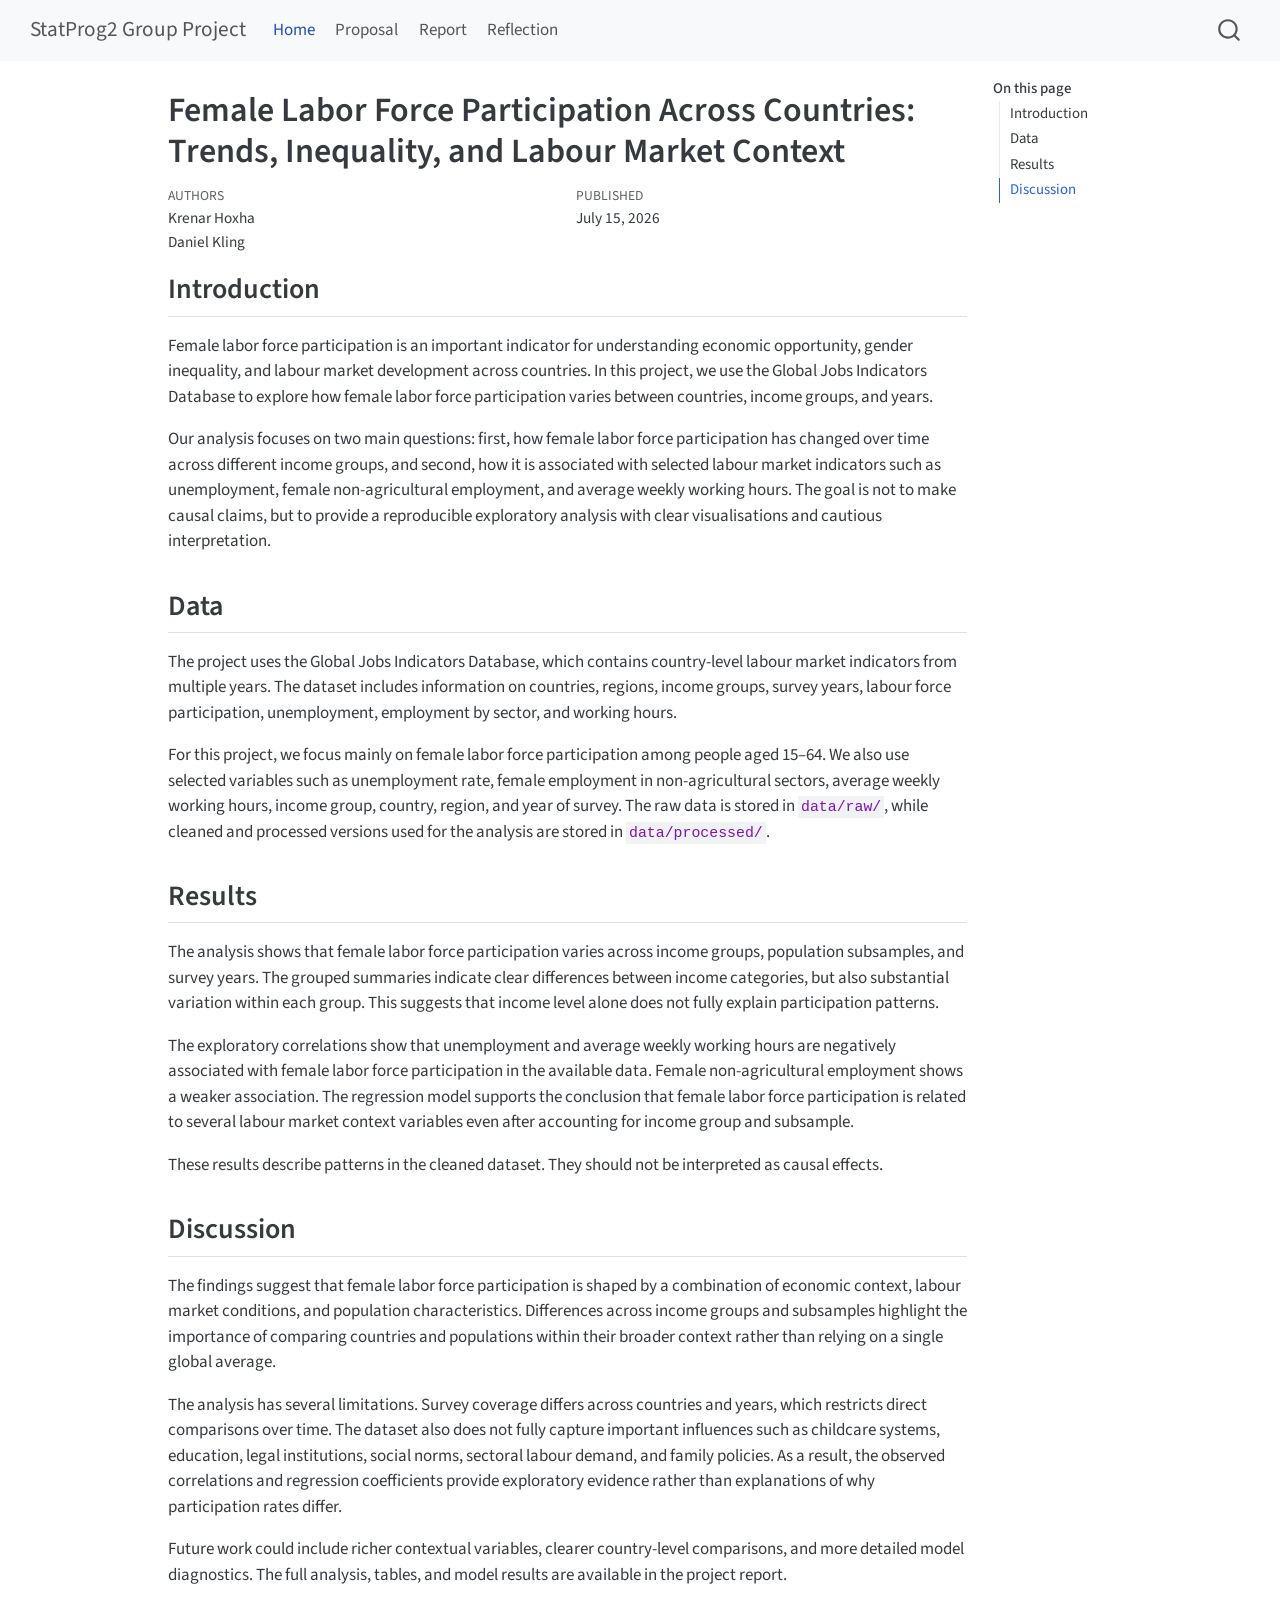
<file: docs/index.html>
<!DOCTYPE html>
<html xmlns="http://www.w3.org/1999/xhtml" lang="en" xml:lang="en"><head>

<meta charset="utf-8">
<meta name="generator" content="quarto-1.9.38">

<meta name="viewport" content="width=device-width, initial-scale=1.0, user-scalable=yes">

<meta name="author" content="Krenar Hoxha">
<meta name="author" content="Daniel Kling">
<meta name="dcterms.date" content="2026-07-15">

<title>Female Labor Force Participation Across Countries: Trends, Inequality, and Labour Market Context – StatProg2 Group Project</title>
<style>
/* Default styles provided by pandoc.
** See https://pandoc.org/MANUAL.html#variables-for-html for config info.
*/
code{white-space: pre-wrap;}
span.smallcaps{font-variant: small-caps;}
div.columns{display: flex; gap: min(4vw, 1.5em);}
div.column{flex: auto; overflow-x: auto;}
div.hanging-indent{margin-left: 1.5em; text-indent: -1.5em;}
ul.task-list{list-style: none;}
ul.task-list li input[type="checkbox"] {
  width: 0.8em;
  margin: 0 0.8em 0.2em -1em; /* quarto-specific, see https://github.com/quarto-dev/quarto-cli/issues/4556 */ 
  vertical-align: middle;
}
</style>


<script src="site_libs/quarto-nav/quarto-nav.js"></script>
<script src="site_libs/quarto-nav/headroom.min.js"></script>
<script src="site_libs/clipboard/clipboard.min.js"></script>
<script src="site_libs/quarto-search/autocomplete.umd.js"></script>
<script src="site_libs/quarto-search/fuse.min.js"></script>
<script src="site_libs/quarto-search/quarto-search.js"></script>
<meta name="quarto:offset" content="./">
<script src="site_libs/quarto-html/quarto.js" type="module"></script>
<script src="site_libs/quarto-html/tabsets/tabsets.js" type="module"></script>
<script src="site_libs/quarto-html/popper.min.js"></script>
<script src="site_libs/quarto-html/tippy.umd.min.js"></script>
<script src="site_libs/quarto-html/anchor.min.js"></script>
<link href="site_libs/quarto-html/tippy.css" rel="stylesheet">
<link href="site_libs/quarto-html/quarto-syntax-highlighting-15634bcf2e68342d4ad2dfa704d543f6.css" rel="stylesheet" id="quarto-text-highlighting-styles">
<script src="site_libs/bootstrap/bootstrap.min.js"></script>
<link href="site_libs/bootstrap/bootstrap-icons.css" rel="stylesheet">
<link href="site_libs/bootstrap/bootstrap-85ee6fa7f4150c29be0325b263c6ab25.min.css" rel="stylesheet" append-hash="true" id="quarto-bootstrap" data-mode="light">
<script id="quarto-search-options" type="application/json">{
  "location": "navbar",
  "copy-button": false,
  "collapse-after": 3,
  "panel-placement": "end",
  "type": "overlay",
  "limit": 50,
  "keyboard-shortcut": [
    "f",
    "/",
    "s"
  ],
  "show-item-context": false,
  "language": {
    "search-no-results-text": "No results",
    "search-matching-documents-text": "matching documents",
    "search-copy-link-title": "Copy link to search",
    "search-hide-matches-text": "Hide additional matches",
    "search-more-match-text": "more match in this document",
    "search-more-matches-text": "more matches in this document",
    "search-clear-button-title": "Clear",
    "search-text-placeholder": "",
    "search-detached-cancel-button-title": "Cancel",
    "search-submit-button-title": "Submit",
    "search-label": "Search"
  }
}</script>


</head>

<body class="nav-fixed quarto-light">

<div id="quarto-search-results"></div>
  <header id="quarto-header" class="headroom fixed-top">
    <nav class="navbar navbar-expand-lg " data-bs-theme="dark">
      <div class="navbar-container container-fluid">
      <div class="navbar-brand-container mx-auto">
    <a class="navbar-brand" href="./index.html">
    <span class="navbar-title">StatProg2 Group Project</span>
    </a>
  </div>
            <div id="quarto-search" class="" title="Search"></div>
          <button class="navbar-toggler" type="button" data-bs-toggle="collapse" data-bs-target="#navbarCollapse" aria-controls="navbarCollapse" role="menu" aria-expanded="false" aria-label="Toggle navigation" onclick="if (window.quartoToggleHeadroom) { window.quartoToggleHeadroom(); }">
  <span class="navbar-toggler-icon"></span>
</button>
          <div class="collapse navbar-collapse" id="navbarCollapse">
            <ul class="navbar-nav navbar-nav-scroll me-auto">
  <li class="nav-item">
    <a class="nav-link active" href="./index.html" aria-current="page"> 
<span class="menu-text">Home</span></a>
  </li>  
  <li class="nav-item">
    <a class="nav-link" href="./proposal.html"> 
<span class="menu-text">Proposal</span></a>
  </li>  
  <li class="nav-item">
    <a class="nav-link" href="./report.html"> 
<span class="menu-text">Report</span></a>
  </li>  
  <li class="nav-item">
    <a class="nav-link" href="./group-reflection.html"> 
<span class="menu-text">Reflection</span></a>
  </li>  
</ul>
          </div> <!-- /navcollapse -->
            <div class="quarto-navbar-tools">
</div>
      </div> <!-- /container-fluid -->
    </nav>
</header>
<!-- content -->
<div id="quarto-content" class="quarto-container page-columns page-rows-contents page-layout-article page-navbar">
<!-- sidebar -->
<!-- margin-sidebar -->
    <div id="quarto-margin-sidebar" class="sidebar margin-sidebar">
        <nav id="TOC" role="doc-toc" class="toc-active">
    <h2 id="toc-title">On this page</h2>
   
  <ul>
  <li><a href="#introduction" id="toc-introduction" class="nav-link active" data-scroll-target="#introduction">Introduction</a></li>
  <li><a href="#data" id="toc-data" class="nav-link" data-scroll-target="#data">Data</a></li>
  <li><a href="#results" id="toc-results" class="nav-link" data-scroll-target="#results">Results</a></li>
  <li><a href="#discussion" id="toc-discussion" class="nav-link" data-scroll-target="#discussion">Discussion</a></li>
  </ul>
</nav>
    </div>
<!-- main -->
<main class="content" id="quarto-document-content">

<header id="title-block-header" class="quarto-title-block default">
<div class="quarto-title">
<h1 class="title">Female Labor Force Participation Across Countries: Trends, Inequality, and Labour Market Context</h1>
</div>



<div class="quarto-title-meta">

    <div>
    <div class="quarto-title-meta-heading">Authors</div>
    <div class="quarto-title-meta-contents">
             <p>Krenar Hoxha </p>
             <p>Daniel Kling </p>
          </div>
  </div>
    
    <div>
    <div class="quarto-title-meta-heading">Published</div>
    <div class="quarto-title-meta-contents">
      <p class="date">July 15, 2026</p>
    </div>
  </div>
  
    
  </div>
  


</header>


<section id="introduction" class="level2">
<h2 class="anchored" data-anchor-id="introduction">Introduction</h2>
<p>Female labor force participation is an important indicator for understanding economic opportunity, gender inequality, and labour market development across countries. In this project, we use the Global Jobs Indicators Database to explore how female labor force participation varies between countries, income groups, and years.</p>
<p>Our analysis focuses on two main questions: first, how female labor force participation has changed over time across different income groups, and second, how it is associated with selected labour market indicators such as unemployment, female non-agricultural employment, and average weekly working hours. The goal is not to make causal claims, but to provide a reproducible exploratory analysis with clear visualisations and cautious interpretation.</p>
</section>
<section id="data" class="level2">
<h2 class="anchored" data-anchor-id="data">Data</h2>
<p>The project uses the Global Jobs Indicators Database, which contains country-level labour market indicators from multiple years. The dataset includes information on countries, regions, income groups, survey years, labour force participation, unemployment, employment by sector, and working hours.</p>
<p>For this project, we focus mainly on female labor force participation among people aged 15–64. We also use selected variables such as unemployment rate, female employment in non-agricultural sectors, average weekly working hours, income group, country, region, and year of survey. The raw data is stored in <code>data/raw/</code>, while cleaned and processed versions used for the analysis are stored in <code>data/processed/</code>.</p>
</section>
<section id="results" class="level2">
<h2 class="anchored" data-anchor-id="results">Results</h2>
<p>The analysis shows that female labor force participation varies across income groups, population subsamples, and survey years. The grouped summaries indicate clear differences between income categories, but also substantial variation within each group. This suggests that income level alone does not fully explain participation patterns.</p>
<p>The exploratory correlations show that unemployment and average weekly working hours are negatively associated with female labor force participation in the available data. Female non-agricultural employment shows a weaker association. The regression model supports the conclusion that female labor force participation is related to several labour market context variables even after accounting for income group and subsample.</p>
<p>These results describe patterns in the cleaned dataset. They should not be interpreted as causal effects.</p>
</section>
<section id="discussion" class="level2">
<h2 class="anchored" data-anchor-id="discussion">Discussion</h2>
<p>The findings suggest that female labor force participation is shaped by a combination of economic context, labour market conditions, and population characteristics. Differences across income groups and subsamples highlight the importance of comparing countries and populations within their broader context rather than relying on a single global average.</p>
<p>The analysis has several limitations. Survey coverage differs across countries and years, which restricts direct comparisons over time. The dataset also does not fully capture important influences such as childcare systems, education, legal institutions, social norms, sectoral labour demand, and family policies. As a result, the observed correlations and regression coefficients provide exploratory evidence rather than explanations of why participation rates differ.</p>
<p>Future work could include richer contextual variables, clearer country-level comparisons, and more detailed model diagnostics. The full analysis, tables, and model results are available in the project report.</p>


</section>

</main> <!-- /main -->
<script id="quarto-html-after-body" type="application/javascript">
  window.document.addEventListener("DOMContentLoaded", function (event) {
    const icon = "";
    const anchorJS = new window.AnchorJS();
    anchorJS.options = {
      placement: 'right',
      icon: icon
    };
    anchorJS.add('.anchored');
    const isCodeAnnotation = (el) => {
      for (const clz of el.classList) {
        if (clz.startsWith('code-annotation-')) {                     
          return true;
        }
      }
      return false;
    }
    const onCopySuccess = function(e) {
      // button target
      const button = e.trigger;
      // don't keep focus
      button.blur();
      // flash "checked"
      button.classList.add('code-copy-button-checked');
      var currentTitle = button.getAttribute("title");
      button.setAttribute("title", "Copied!");
      let tooltip;
      if (window.bootstrap) {
        button.setAttribute("data-bs-toggle", "tooltip");
        button.setAttribute("data-bs-placement", "left");
        button.setAttribute("data-bs-title", "Copied!");
        tooltip = new bootstrap.Tooltip(button, 
          { trigger: "manual", 
            customClass: "code-copy-button-tooltip",
            offset: [0, -8]});
        tooltip.show();    
      }
      setTimeout(function() {
        if (tooltip) {
          tooltip.hide();
          button.removeAttribute("data-bs-title");
          button.removeAttribute("data-bs-toggle");
          button.removeAttribute("data-bs-placement");
        }
        button.setAttribute("title", currentTitle);
        button.classList.remove('code-copy-button-checked');
      }, 1000);
      // clear code selection
      e.clearSelection();
    }
    const getTextToCopy = function(trigger) {
      const outerScaffold = trigger.parentElement.cloneNode(true);
      const codeEl = outerScaffold.querySelector('code');
      for (const childEl of codeEl.children) {
        if (isCodeAnnotation(childEl)) {
          childEl.remove();
        }
      }
      return codeEl.innerText;
    }
    const clipboard = new window.ClipboardJS('.code-copy-button:not([data-in-quarto-modal])', {
      text: getTextToCopy
    });
    clipboard.on('success', onCopySuccess);
    if (window.document.getElementById('quarto-embedded-source-code-modal')) {
      const clipboardModal = new window.ClipboardJS('.code-copy-button[data-in-quarto-modal]', {
        text: getTextToCopy,
        container: window.document.getElementById('quarto-embedded-source-code-modal')
      });
      clipboardModal.on('success', onCopySuccess);
    }
      var localhostRegex = new RegExp(/^(?:http|https):\/\/localhost\:?[0-9]*\//);
      var mailtoRegex = new RegExp(/^mailto:/);
        var filterRegex = new RegExp('/' + window.location.host + '/');
      var isInternal = (href) => {
          return filterRegex.test(href) || localhostRegex.test(href) || mailtoRegex.test(href);
      }
      // Inspect non-navigation links and adorn them if external
     var links = window.document.querySelectorAll('a[href]:not(.nav-link):not(.navbar-brand):not(.toc-action):not(.sidebar-link):not(.sidebar-item-toggle):not(.pagination-link):not(.no-external):not([aria-hidden]):not(.dropdown-item):not(.quarto-navigation-tool):not(.about-link)');
      for (var i=0; i<links.length; i++) {
        const link = links[i];
        if (!isInternal(link.href)) {
          // undo the damage that might have been done by quarto-nav.js in the case of
          // links that we want to consider external
          if (link.dataset.originalHref !== undefined) {
            link.href = link.dataset.originalHref;
          }
        }
      }
    function tippyHover(el, contentFn, onTriggerFn, onUntriggerFn) {
      const config = {
        allowHTML: true,
        maxWidth: 500,
        delay: 100,
        arrow: false,
        appendTo: function(el) {
            return el.parentElement;
        },
        interactive: true,
        interactiveBorder: 10,
        theme: 'quarto',
        placement: 'bottom-start',
      };
      if (contentFn) {
        config.content = contentFn;
      }
      if (onTriggerFn) {
        config.onTrigger = onTriggerFn;
      }
      if (onUntriggerFn) {
        config.onUntrigger = onUntriggerFn;
      }
      window.tippy(el, config); 
    }
    const noterefs = window.document.querySelectorAll('a[role="doc-noteref"]');
    for (var i=0; i<noterefs.length; i++) {
      const ref = noterefs[i];
      tippyHover(ref, function() {
        // use id or data attribute instead here
        let href = ref.getAttribute('data-footnote-href') || ref.getAttribute('href');
        try { href = new URL(href).hash; } catch {}
        const id = href.replace(/^#\/?/, "");
        const note = window.document.getElementById(id);
        if (note) {
          return note.innerHTML;
        } else {
          return "";
        }
      });
    }
    const xrefs = window.document.querySelectorAll('a.quarto-xref');
    const processXRef = (id, note) => {
      // Strip column container classes
      const stripColumnClz = (el) => {
        el.classList.remove("page-full", "page-columns");
        if (el.children) {
          for (const child of el.children) {
            stripColumnClz(child);
          }
        }
      }
      stripColumnClz(note)
      if (id === null || id.startsWith('sec-')) {
        // Special case sections, only their first couple elements
        const container = document.createElement("div");
        if (note.children && note.children.length > 2) {
          container.appendChild(note.children[0].cloneNode(true));
          for (let i = 1; i < note.children.length; i++) {
            const child = note.children[i];
            if (child.tagName === "P" && child.innerText === "") {
              continue;
            } else {
              container.appendChild(child.cloneNode(true));
              break;
            }
          }
          if (window.Quarto?.typesetMath) {
            window.Quarto.typesetMath(container);
          }
          return container.innerHTML
        } else {
          if (window.Quarto?.typesetMath) {
            window.Quarto.typesetMath(note);
          }
          return note.innerHTML;
        }
      } else {
        // Remove any anchor links if they are present
        const anchorLink = note.querySelector('a.anchorjs-link');
        if (anchorLink) {
          anchorLink.remove();
        }
        if (window.Quarto?.typesetMath) {
          window.Quarto.typesetMath(note);
        }
        if (note.classList.contains("callout")) {
          return note.outerHTML;
        } else {
          return note.innerHTML;
        }
      }
    }
    for (var i=0; i<xrefs.length; i++) {
      const xref = xrefs[i];
      tippyHover(xref, undefined, function(instance) {
        instance.disable();
        let url = xref.getAttribute('href');
        let hash = undefined; 
        if (url.startsWith('#')) {
          hash = url;
        } else {
          try { hash = new URL(url).hash; } catch {}
        }
        if (hash) {
          const id = hash.replace(/^#\/?/, "");
          const note = window.document.getElementById(id);
          if (note !== null) {
            try {
              const html = processXRef(id, note.cloneNode(true));
              instance.setContent(html);
            } finally {
              instance.enable();
              instance.show();
            }
          } else {
            // See if we can fetch this
            fetch(url.split('#')[0])
            .then(res => res.text())
            .then(html => {
              const parser = new DOMParser();
              const htmlDoc = parser.parseFromString(html, "text/html");
              const note = htmlDoc.getElementById(id);
              if (note !== null) {
                const html = processXRef(id, note);
                instance.setContent(html);
              } 
            }).finally(() => {
              instance.enable();
              instance.show();
            });
          }
        } else {
          // See if we can fetch a full url (with no hash to target)
          // This is a special case and we should probably do some content thinning / targeting
          fetch(url)
          .then(res => res.text())
          .then(html => {
            const parser = new DOMParser();
            const htmlDoc = parser.parseFromString(html, "text/html");
            const note = htmlDoc.querySelector('main.content');
            if (note !== null) {
              // This should only happen for chapter cross references
              // (since there is no id in the URL)
              // remove the first header
              if (note.children.length > 0 && note.children[0].tagName === "HEADER") {
                note.children[0].remove();
              }
              const html = processXRef(null, note);
              instance.setContent(html);
            } 
          }).finally(() => {
            instance.enable();
            instance.show();
          });
        }
      }, function(instance) {
      });
    }
        let selectedAnnoteEl;
        const selectorForAnnotation = ( cell, annotation) => {
          let cellAttr = 'data-code-cell="' + cell + '"';
          let lineAttr = 'data-code-annotation="' +  annotation + '"';
          const selector = 'span[' + cellAttr + '][' + lineAttr + ']';
          return selector;
        }
        const selectCodeLines = (annoteEl) => {
          const doc = window.document;
          const targetCell = annoteEl.getAttribute("data-target-cell");
          const targetAnnotation = annoteEl.getAttribute("data-target-annotation");
          const annoteSpan = window.document.querySelector(selectorForAnnotation(targetCell, targetAnnotation));
          const lines = annoteSpan.getAttribute("data-code-lines").split(",");
          const lineIds = lines.map((line) => {
            return targetCell + "-" + line;
          })
          let top = null;
          let height = null;
          let parent = null;
          if (lineIds.length > 0) {
              //compute the position of the single el (top and bottom and make a div)
              const el = window.document.getElementById(lineIds[0]);
              top = el.offsetTop;
              height = el.offsetHeight;
              parent = el.parentElement.parentElement;
            if (lineIds.length > 1) {
              const lastEl = window.document.getElementById(lineIds[lineIds.length - 1]);
              const bottom = lastEl.offsetTop + lastEl.offsetHeight;
              height = bottom - top;
            }
            if (top !== null && height !== null && parent !== null) {
              // cook up a div (if necessary) and position it 
              let div = window.document.getElementById("code-annotation-line-highlight");
              if (div === null) {
                div = window.document.createElement("div");
                div.setAttribute("id", "code-annotation-line-highlight");
                div.style.position = 'absolute';
                parent.appendChild(div);
              }
              div.style.top = top - 2 + "px";
              div.style.height = height + 4 + "px";
              div.style.left = 0;
              let gutterDiv = window.document.getElementById("code-annotation-line-highlight-gutter");
              if (gutterDiv === null) {
                gutterDiv = window.document.createElement("div");
                gutterDiv.setAttribute("id", "code-annotation-line-highlight-gutter");
                gutterDiv.style.position = 'absolute';
                const codeCell = window.document.getElementById(targetCell);
                const gutter = codeCell.querySelector('.code-annotation-gutter');
                gutter.appendChild(gutterDiv);
              }
              gutterDiv.style.top = top - 2 + "px";
              gutterDiv.style.height = height + 4 + "px";
            }
            selectedAnnoteEl = annoteEl;
          }
        };
        const unselectCodeLines = () => {
          const elementsIds = ["code-annotation-line-highlight", "code-annotation-line-highlight-gutter"];
          elementsIds.forEach((elId) => {
            const div = window.document.getElementById(elId);
            if (div) {
              div.remove();
            }
          });
          selectedAnnoteEl = undefined;
        };
          // Handle positioning of the toggle
      window.addEventListener(
        "resize",
        throttle(() => {
          elRect = undefined;
          if (selectedAnnoteEl) {
            selectCodeLines(selectedAnnoteEl);
          }
        }, 10)
      );
      function throttle(fn, ms) {
      let throttle = false;
      let timer;
        return (...args) => {
          if(!throttle) { // first call gets through
              fn.apply(this, args);
              throttle = true;
          } else { // all the others get throttled
              if(timer) clearTimeout(timer); // cancel #2
              timer = setTimeout(() => {
                fn.apply(this, args);
                timer = throttle = false;
              }, ms);
          }
        };
      }
        // Attach click handler to the DT
        const annoteDls = window.document.querySelectorAll('dt[data-target-cell]');
        for (const annoteDlNode of annoteDls) {
          annoteDlNode.addEventListener('click', (event) => {
            const clickedEl = event.target;
            if (clickedEl !== selectedAnnoteEl) {
              unselectCodeLines();
              const activeEl = window.document.querySelector('dt[data-target-cell].code-annotation-active');
              if (activeEl) {
                activeEl.classList.remove('code-annotation-active');
              }
              selectCodeLines(clickedEl);
              clickedEl.classList.add('code-annotation-active');
            } else {
              // Unselect the line
              unselectCodeLines();
              clickedEl.classList.remove('code-annotation-active');
            }
          });
        }
    const findCites = (el) => {
      const parentEl = el.parentElement;
      if (parentEl) {
        const cites = parentEl.dataset.cites;
        if (cites) {
          return {
            el,
            cites: cites.split(' ')
          };
        } else {
          return findCites(el.parentElement)
        }
      } else {
        return undefined;
      }
    };
    var bibliorefs = window.document.querySelectorAll('a[role="doc-biblioref"]');
    for (var i=0; i<bibliorefs.length; i++) {
      const ref = bibliorefs[i];
      const citeInfo = findCites(ref);
      if (citeInfo) {
        tippyHover(citeInfo.el, function() {
          var popup = window.document.createElement('div');
          citeInfo.cites.forEach(function(cite) {
            var citeDiv = window.document.createElement('div');
            citeDiv.classList.add('hanging-indent');
            citeDiv.classList.add('csl-entry');
            var biblioDiv = window.document.getElementById('ref-' + cite);
            if (biblioDiv) {
              citeDiv.innerHTML = biblioDiv.innerHTML;
            }
            popup.appendChild(citeDiv);
          });
          return popup.innerHTML;
        });
      }
    }
  });
  </script>
</div> <!-- /content -->




</body></html>
</file>
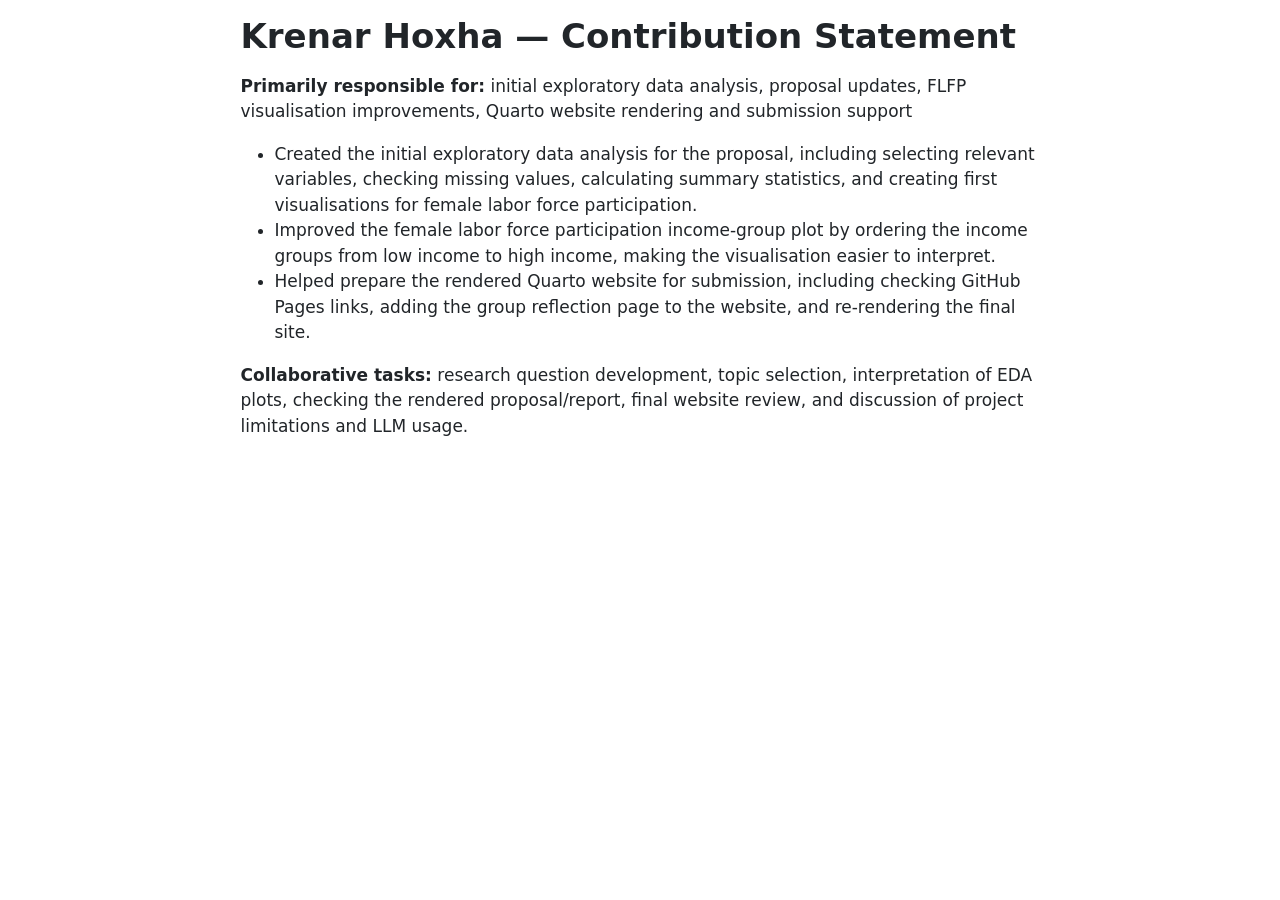
<file: contributions/krenar.html>
<!DOCTYPE html>
<html xmlns="http://www.w3.org/1999/xhtml" lang="en" xml:lang="en"><head>

<meta charset="utf-8">
<meta name="generator" content="quarto-1.9.38">

<meta name="viewport" content="width=device-width, initial-scale=1.0, user-scalable=yes">


<title>Krenar Hoxha — Contribution Statement</title>
<style>
/* Default styles provided by pandoc.
** See https://pandoc.org/MANUAL.html#variables-for-html for config info.
*/
code{white-space: pre-wrap;}
span.smallcaps{font-variant: small-caps;}
div.columns{display: flex; gap: min(4vw, 1.5em);}
div.column{flex: auto; overflow-x: auto;}
div.hanging-indent{margin-left: 1.5em; text-indent: -1.5em;}
ul.task-list{list-style: none;}
ul.task-list li input[type="checkbox"] {
  width: 0.8em;
  margin: 0 0.8em 0.2em -1em; /* quarto-specific, see https://github.com/quarto-dev/quarto-cli/issues/4556 */ 
  vertical-align: middle;
}
</style>


<script src="krenar_files/libs/clipboard/clipboard.min.js"></script>
<script src="krenar_files/libs/quarto-html/quarto.js" type="module"></script>
<script src="krenar_files/libs/quarto-html/tabsets/tabsets.js" type="module"></script>
<script src="krenar_files/libs/quarto-html/popper.min.js"></script>
<script src="krenar_files/libs/quarto-html/tippy.umd.min.js"></script>
<script src="krenar_files/libs/quarto-html/anchor.min.js"></script>
<link href="krenar_files/libs/quarto-html/tippy.css" rel="stylesheet">
<link href="krenar_files/libs/quarto-html/quarto-syntax-highlighting-15634bcf2e68342d4ad2dfa704d543f6.css" rel="stylesheet" id="quarto-text-highlighting-styles">
<script src="krenar_files/libs/bootstrap/bootstrap.min.js"></script>
<link href="krenar_files/libs/bootstrap/bootstrap-icons.css" rel="stylesheet">
<link href="krenar_files/libs/bootstrap/bootstrap-db413883c8d982b233789ae805678afb.min.css" rel="stylesheet" append-hash="true" id="quarto-bootstrap" data-mode="light">


</head>

<body class="fullcontent quarto-light">

<div id="quarto-content" class="page-columns page-rows-contents page-layout-article">

<main class="content" id="quarto-document-content">

<header id="title-block-header" class="quarto-title-block default">
<div class="quarto-title">
<h1 class="title">Krenar Hoxha — Contribution Statement</h1>
</div>



<div class="quarto-title-meta">

    
  
    
  </div>
  


</header>


<p><strong>Primarily responsible for:</strong> initial exploratory data analysis, proposal updates, FLFP visualisation improvements, Quarto website rendering and submission support</p>
<ul>
<li>Created the initial exploratory data analysis for the proposal, including selecting relevant variables, checking missing values, calculating summary statistics, and creating first visualisations for female labor force participation.</li>
<li>Improved the female labor force participation income-group plot by ordering the income groups from low income to high income, making the visualisation easier to interpret.</li>
<li>Helped prepare the rendered Quarto website for submission, including checking GitHub Pages links, adding the group reflection page to the website, and re-rendering the final site.</li>
</ul>
<p><strong>Collaborative tasks:</strong> research question development, topic selection, interpretation of EDA plots, checking the rendered proposal/report, final website review, and discussion of project limitations and LLM usage.</p>

</main>
<!-- /main column -->
<script id="quarto-html-after-body" type="application/javascript">
  window.document.addEventListener("DOMContentLoaded", function (event) {
    const icon = "";
    const anchorJS = new window.AnchorJS();
    anchorJS.options = {
      placement: 'right',
      icon: icon
    };
    anchorJS.add('.anchored');
    const isCodeAnnotation = (el) => {
      for (const clz of el.classList) {
        if (clz.startsWith('code-annotation-')) {                     
          return true;
        }
      }
      return false;
    }
    const onCopySuccess = function(e) {
      // button target
      const button = e.trigger;
      // don't keep focus
      button.blur();
      // flash "checked"
      button.classList.add('code-copy-button-checked');
      var currentTitle = button.getAttribute("title");
      button.setAttribute("title", "Copied!");
      let tooltip;
      if (window.bootstrap) {
        button.setAttribute("data-bs-toggle", "tooltip");
        button.setAttribute("data-bs-placement", "left");
        button.setAttribute("data-bs-title", "Copied!");
        tooltip = new bootstrap.Tooltip(button, 
          { trigger: "manual", 
            customClass: "code-copy-button-tooltip",
            offset: [0, -8]});
        tooltip.show();    
      }
      setTimeout(function() {
        if (tooltip) {
          tooltip.hide();
          button.removeAttribute("data-bs-title");
          button.removeAttribute("data-bs-toggle");
          button.removeAttribute("data-bs-placement");
        }
        button.setAttribute("title", currentTitle);
        button.classList.remove('code-copy-button-checked');
      }, 1000);
      // clear code selection
      e.clearSelection();
    }
    const getTextToCopy = function(trigger) {
      const outerScaffold = trigger.parentElement.cloneNode(true);
      const codeEl = outerScaffold.querySelector('code');
      for (const childEl of codeEl.children) {
        if (isCodeAnnotation(childEl)) {
          childEl.remove();
        }
      }
      return codeEl.innerText;
    }
    const clipboard = new window.ClipboardJS('.code-copy-button:not([data-in-quarto-modal])', {
      text: getTextToCopy
    });
    clipboard.on('success', onCopySuccess);
    if (window.document.getElementById('quarto-embedded-source-code-modal')) {
      const clipboardModal = new window.ClipboardJS('.code-copy-button[data-in-quarto-modal]', {
        text: getTextToCopy,
        container: window.document.getElementById('quarto-embedded-source-code-modal')
      });
      clipboardModal.on('success', onCopySuccess);
    }
      var localhostRegex = new RegExp(/^(?:http|https):\/\/localhost\:?[0-9]*\//);
      var mailtoRegex = new RegExp(/^mailto:/);
        var filterRegex = new RegExp('/' + window.location.host + '/');
      var isInternal = (href) => {
          return filterRegex.test(href) || localhostRegex.test(href) || mailtoRegex.test(href);
      }
      // Inspect non-navigation links and adorn them if external
     var links = window.document.querySelectorAll('a[href]:not(.nav-link):not(.navbar-brand):not(.toc-action):not(.sidebar-link):not(.sidebar-item-toggle):not(.pagination-link):not(.no-external):not([aria-hidden]):not(.dropdown-item):not(.quarto-navigation-tool):not(.about-link)');
      for (var i=0; i<links.length; i++) {
        const link = links[i];
        if (!isInternal(link.href)) {
          // undo the damage that might have been done by quarto-nav.js in the case of
          // links that we want to consider external
          if (link.dataset.originalHref !== undefined) {
            link.href = link.dataset.originalHref;
          }
        }
      }
    function tippyHover(el, contentFn, onTriggerFn, onUntriggerFn) {
      const config = {
        allowHTML: true,
        maxWidth: 500,
        delay: 100,
        arrow: false,
        appendTo: function(el) {
            return el.parentElement;
        },
        interactive: true,
        interactiveBorder: 10,
        theme: 'quarto',
        placement: 'bottom-start',
      };
      if (contentFn) {
        config.content = contentFn;
      }
      if (onTriggerFn) {
        config.onTrigger = onTriggerFn;
      }
      if (onUntriggerFn) {
        config.onUntrigger = onUntriggerFn;
      }
      window.tippy(el, config); 
    }
    const noterefs = window.document.querySelectorAll('a[role="doc-noteref"]');
    for (var i=0; i<noterefs.length; i++) {
      const ref = noterefs[i];
      tippyHover(ref, function() {
        // use id or data attribute instead here
        let href = ref.getAttribute('data-footnote-href') || ref.getAttribute('href');
        try { href = new URL(href).hash; } catch {}
        const id = href.replace(/^#\/?/, "");
        const note = window.document.getElementById(id);
        if (note) {
          return note.innerHTML;
        } else {
          return "";
        }
      });
    }
    const xrefs = window.document.querySelectorAll('a.quarto-xref');
    const processXRef = (id, note) => {
      // Strip column container classes
      const stripColumnClz = (el) => {
        el.classList.remove("page-full", "page-columns");
        if (el.children) {
          for (const child of el.children) {
            stripColumnClz(child);
          }
        }
      }
      stripColumnClz(note)
      if (id === null || id.startsWith('sec-')) {
        // Special case sections, only their first couple elements
        const container = document.createElement("div");
        if (note.children && note.children.length > 2) {
          container.appendChild(note.children[0].cloneNode(true));
          for (let i = 1; i < note.children.length; i++) {
            const child = note.children[i];
            if (child.tagName === "P" && child.innerText === "") {
              continue;
            } else {
              container.appendChild(child.cloneNode(true));
              break;
            }
          }
          if (window.Quarto?.typesetMath) {
            window.Quarto.typesetMath(container);
          }
          return container.innerHTML
        } else {
          if (window.Quarto?.typesetMath) {
            window.Quarto.typesetMath(note);
          }
          return note.innerHTML;
        }
      } else {
        // Remove any anchor links if they are present
        const anchorLink = note.querySelector('a.anchorjs-link');
        if (anchorLink) {
          anchorLink.remove();
        }
        if (window.Quarto?.typesetMath) {
          window.Quarto.typesetMath(note);
        }
        if (note.classList.contains("callout")) {
          return note.outerHTML;
        } else {
          return note.innerHTML;
        }
      }
    }
    for (var i=0; i<xrefs.length; i++) {
      const xref = xrefs[i];
      tippyHover(xref, undefined, function(instance) {
        instance.disable();
        let url = xref.getAttribute('href');
        let hash = undefined; 
        if (url.startsWith('#')) {
          hash = url;
        } else {
          try { hash = new URL(url).hash; } catch {}
        }
        if (hash) {
          const id = hash.replace(/^#\/?/, "");
          const note = window.document.getElementById(id);
          if (note !== null) {
            try {
              const html = processXRef(id, note.cloneNode(true));
              instance.setContent(html);
            } finally {
              instance.enable();
              instance.show();
            }
          } else {
            // See if we can fetch this
            fetch(url.split('#')[0])
            .then(res => res.text())
            .then(html => {
              const parser = new DOMParser();
              const htmlDoc = parser.parseFromString(html, "text/html");
              const note = htmlDoc.getElementById(id);
              if (note !== null) {
                const html = processXRef(id, note);
                instance.setContent(html);
              } 
            }).finally(() => {
              instance.enable();
              instance.show();
            });
          }
        } else {
          // See if we can fetch a full url (with no hash to target)
          // This is a special case and we should probably do some content thinning / targeting
          fetch(url)
          .then(res => res.text())
          .then(html => {
            const parser = new DOMParser();
            const htmlDoc = parser.parseFromString(html, "text/html");
            const note = htmlDoc.querySelector('main.content');
            if (note !== null) {
              // This should only happen for chapter cross references
              // (since there is no id in the URL)
              // remove the first header
              if (note.children.length > 0 && note.children[0].tagName === "HEADER") {
                note.children[0].remove();
              }
              const html = processXRef(null, note);
              instance.setContent(html);
            } 
          }).finally(() => {
            instance.enable();
            instance.show();
          });
        }
      }, function(instance) {
      });
    }
        let selectedAnnoteEl;
        const selectorForAnnotation = ( cell, annotation) => {
          let cellAttr = 'data-code-cell="' + cell + '"';
          let lineAttr = 'data-code-annotation="' +  annotation + '"';
          const selector = 'span[' + cellAttr + '][' + lineAttr + ']';
          return selector;
        }
        const selectCodeLines = (annoteEl) => {
          const doc = window.document;
          const targetCell = annoteEl.getAttribute("data-target-cell");
          const targetAnnotation = annoteEl.getAttribute("data-target-annotation");
          const annoteSpan = window.document.querySelector(selectorForAnnotation(targetCell, targetAnnotation));
          const lines = annoteSpan.getAttribute("data-code-lines").split(",");
          const lineIds = lines.map((line) => {
            return targetCell + "-" + line;
          })
          let top = null;
          let height = null;
          let parent = null;
          if (lineIds.length > 0) {
              //compute the position of the single el (top and bottom and make a div)
              const el = window.document.getElementById(lineIds[0]);
              top = el.offsetTop;
              height = el.offsetHeight;
              parent = el.parentElement.parentElement;
            if (lineIds.length > 1) {
              const lastEl = window.document.getElementById(lineIds[lineIds.length - 1]);
              const bottom = lastEl.offsetTop + lastEl.offsetHeight;
              height = bottom - top;
            }
            if (top !== null && height !== null && parent !== null) {
              // cook up a div (if necessary) and position it 
              let div = window.document.getElementById("code-annotation-line-highlight");
              if (div === null) {
                div = window.document.createElement("div");
                div.setAttribute("id", "code-annotation-line-highlight");
                div.style.position = 'absolute';
                parent.appendChild(div);
              }
              div.style.top = top - 2 + "px";
              div.style.height = height + 4 + "px";
              div.style.left = 0;
              let gutterDiv = window.document.getElementById("code-annotation-line-highlight-gutter");
              if (gutterDiv === null) {
                gutterDiv = window.document.createElement("div");
                gutterDiv.setAttribute("id", "code-annotation-line-highlight-gutter");
                gutterDiv.style.position = 'absolute';
                const codeCell = window.document.getElementById(targetCell);
                const gutter = codeCell.querySelector('.code-annotation-gutter');
                gutter.appendChild(gutterDiv);
              }
              gutterDiv.style.top = top - 2 + "px";
              gutterDiv.style.height = height + 4 + "px";
            }
            selectedAnnoteEl = annoteEl;
          }
        };
        const unselectCodeLines = () => {
          const elementsIds = ["code-annotation-line-highlight", "code-annotation-line-highlight-gutter"];
          elementsIds.forEach((elId) => {
            const div = window.document.getElementById(elId);
            if (div) {
              div.remove();
            }
          });
          selectedAnnoteEl = undefined;
        };
          // Handle positioning of the toggle
      window.addEventListener(
        "resize",
        throttle(() => {
          elRect = undefined;
          if (selectedAnnoteEl) {
            selectCodeLines(selectedAnnoteEl);
          }
        }, 10)
      );
      function throttle(fn, ms) {
      let throttle = false;
      let timer;
        return (...args) => {
          if(!throttle) { // first call gets through
              fn.apply(this, args);
              throttle = true;
          } else { // all the others get throttled
              if(timer) clearTimeout(timer); // cancel #2
              timer = setTimeout(() => {
                fn.apply(this, args);
                timer = throttle = false;
              }, ms);
          }
        };
      }
        // Attach click handler to the DT
        const annoteDls = window.document.querySelectorAll('dt[data-target-cell]');
        for (const annoteDlNode of annoteDls) {
          annoteDlNode.addEventListener('click', (event) => {
            const clickedEl = event.target;
            if (clickedEl !== selectedAnnoteEl) {
              unselectCodeLines();
              const activeEl = window.document.querySelector('dt[data-target-cell].code-annotation-active');
              if (activeEl) {
                activeEl.classList.remove('code-annotation-active');
              }
              selectCodeLines(clickedEl);
              clickedEl.classList.add('code-annotation-active');
            } else {
              // Unselect the line
              unselectCodeLines();
              clickedEl.classList.remove('code-annotation-active');
            }
          });
        }
    const findCites = (el) => {
      const parentEl = el.parentElement;
      if (parentEl) {
        const cites = parentEl.dataset.cites;
        if (cites) {
          return {
            el,
            cites: cites.split(' ')
          };
        } else {
          return findCites(el.parentElement)
        }
      } else {
        return undefined;
      }
    };
    var bibliorefs = window.document.querySelectorAll('a[role="doc-biblioref"]');
    for (var i=0; i<bibliorefs.length; i++) {
      const ref = bibliorefs[i];
      const citeInfo = findCites(ref);
      if (citeInfo) {
        tippyHover(citeInfo.el, function() {
          var popup = window.document.createElement('div');
          citeInfo.cites.forEach(function(cite) {
            var citeDiv = window.document.createElement('div');
            citeDiv.classList.add('hanging-indent');
            citeDiv.classList.add('csl-entry');
            var biblioDiv = window.document.getElementById('ref-' + cite);
            if (biblioDiv) {
              citeDiv.innerHTML = biblioDiv.innerHTML;
            }
            popup.appendChild(citeDiv);
          });
          return popup.innerHTML;
        });
      }
    }
  });
  </script>
</div> <!-- /content -->




</body></html>
</file>
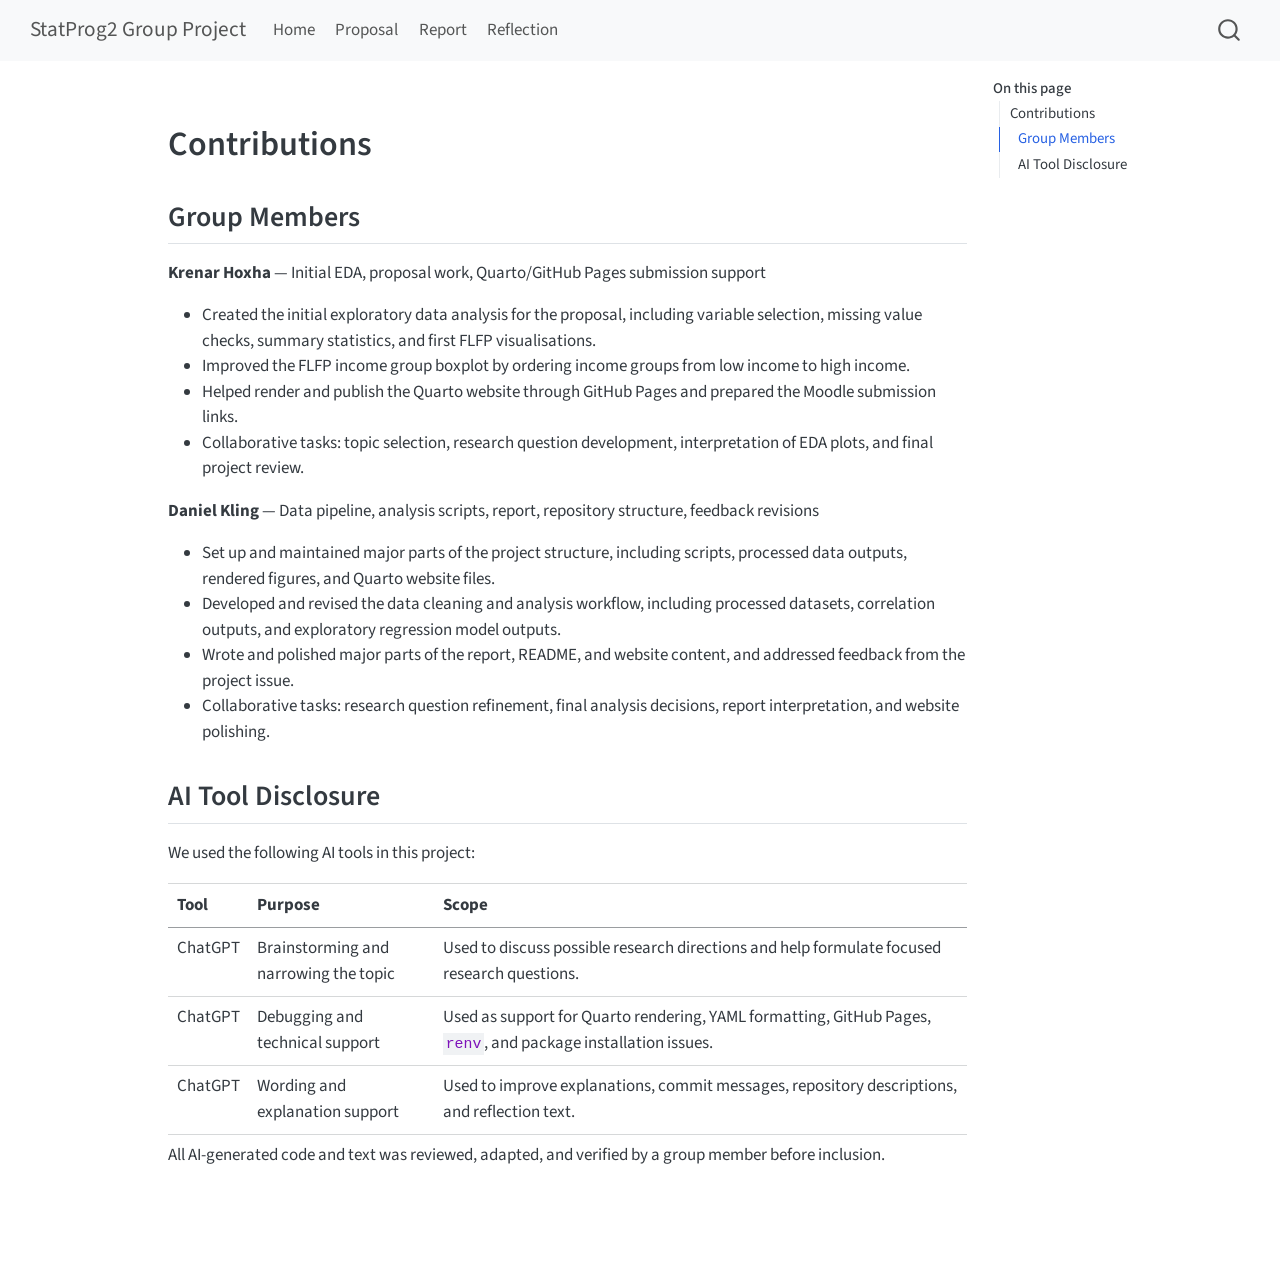
<file: docs/CONTRIBUTING.html>
<!DOCTYPE html>
<html xmlns="http://www.w3.org/1999/xhtml" lang="en" xml:lang="en"><head>

<meta charset="utf-8">
<meta name="generator" content="quarto-1.9.38">

<meta name="viewport" content="width=device-width, initial-scale=1.0, user-scalable=yes">


<title>contributing – StatProg2 Group Project</title>
<style>
/* Default styles provided by pandoc.
** See https://pandoc.org/MANUAL.html#variables-for-html for config info.
*/
code{white-space: pre-wrap;}
span.smallcaps{font-variant: small-caps;}
div.columns{display: flex; gap: min(4vw, 1.5em);}
div.column{flex: auto; overflow-x: auto;}
div.hanging-indent{margin-left: 1.5em; text-indent: -1.5em;}
ul.task-list{list-style: none;}
ul.task-list li input[type="checkbox"] {
  width: 0.8em;
  margin: 0 0.8em 0.2em -1em; /* quarto-specific, see https://github.com/quarto-dev/quarto-cli/issues/4556 */ 
  vertical-align: middle;
}
</style>


<script src="site_libs/quarto-nav/quarto-nav.js"></script>
<script src="site_libs/quarto-nav/headroom.min.js"></script>
<script src="site_libs/clipboard/clipboard.min.js"></script>
<script src="site_libs/quarto-search/autocomplete.umd.js"></script>
<script src="site_libs/quarto-search/fuse.min.js"></script>
<script src="site_libs/quarto-search/quarto-search.js"></script>
<meta name="quarto:offset" content="./">
<script src="site_libs/quarto-html/quarto.js" type="module"></script>
<script src="site_libs/quarto-html/tabsets/tabsets.js" type="module"></script>
<script src="site_libs/quarto-html/popper.min.js"></script>
<script src="site_libs/quarto-html/tippy.umd.min.js"></script>
<script src="site_libs/quarto-html/anchor.min.js"></script>
<link href="site_libs/quarto-html/tippy.css" rel="stylesheet">
<link href="site_libs/quarto-html/quarto-syntax-highlighting-15634bcf2e68342d4ad2dfa704d543f6.css" rel="stylesheet" id="quarto-text-highlighting-styles">
<script src="site_libs/bootstrap/bootstrap.min.js"></script>
<link href="site_libs/bootstrap/bootstrap-icons.css" rel="stylesheet">
<link href="site_libs/bootstrap/bootstrap-85ee6fa7f4150c29be0325b263c6ab25.min.css" rel="stylesheet" append-hash="true" id="quarto-bootstrap" data-mode="light">
<script id="quarto-search-options" type="application/json">{
  "location": "navbar",
  "copy-button": false,
  "collapse-after": 3,
  "panel-placement": "end",
  "type": "overlay",
  "limit": 50,
  "keyboard-shortcut": [
    "f",
    "/",
    "s"
  ],
  "show-item-context": false,
  "language": {
    "search-no-results-text": "No results",
    "search-matching-documents-text": "matching documents",
    "search-copy-link-title": "Copy link to search",
    "search-hide-matches-text": "Hide additional matches",
    "search-more-match-text": "more match in this document",
    "search-more-matches-text": "more matches in this document",
    "search-clear-button-title": "Clear",
    "search-text-placeholder": "",
    "search-detached-cancel-button-title": "Cancel",
    "search-submit-button-title": "Submit",
    "search-label": "Search"
  }
}</script>


</head>

<body class="nav-fixed quarto-light">

<div id="quarto-search-results"></div>
  <header id="quarto-header" class="headroom fixed-top">
    <nav class="navbar navbar-expand-lg " data-bs-theme="dark">
      <div class="navbar-container container-fluid">
      <div class="navbar-brand-container mx-auto">
    <a class="navbar-brand" href="./index.html">
    <span class="navbar-title">StatProg2 Group Project</span>
    </a>
  </div>
            <div id="quarto-search" class="" title="Search"></div>
          <button class="navbar-toggler" type="button" data-bs-toggle="collapse" data-bs-target="#navbarCollapse" aria-controls="navbarCollapse" role="menu" aria-expanded="false" aria-label="Toggle navigation" onclick="if (window.quartoToggleHeadroom) { window.quartoToggleHeadroom(); }">
  <span class="navbar-toggler-icon"></span>
</button>
          <div class="collapse navbar-collapse" id="navbarCollapse">
            <ul class="navbar-nav navbar-nav-scroll me-auto">
  <li class="nav-item">
    <a class="nav-link" href="./index.html"> 
<span class="menu-text">Home</span></a>
  </li>  
  <li class="nav-item">
    <a class="nav-link" href="./proposal.html"> 
<span class="menu-text">Proposal</span></a>
  </li>  
  <li class="nav-item">
    <a class="nav-link" href="./report.html"> 
<span class="menu-text">Report</span></a>
  </li>  
  <li class="nav-item">
    <a class="nav-link" href="./group-reflection.html"> 
<span class="menu-text">Reflection</span></a>
  </li>  
</ul>
          </div> <!-- /navcollapse -->
            <div class="quarto-navbar-tools">
</div>
      </div> <!-- /container-fluid -->
    </nav>
</header>
<!-- content -->
<div id="quarto-content" class="quarto-container page-columns page-rows-contents page-layout-article page-navbar">
<!-- sidebar -->
<!-- margin-sidebar -->
    <div id="quarto-margin-sidebar" class="sidebar margin-sidebar">
        <nav id="TOC" role="doc-toc" class="toc-active">
    <h2 id="toc-title">On this page</h2>
   
  <ul>
  <li><a href="#contributions" id="toc-contributions" class="nav-link active" data-scroll-target="#contributions">Contributions</a>
  <ul class="collapse">
  <li><a href="#group-members" id="toc-group-members" class="nav-link" data-scroll-target="#group-members">Group Members</a></li>
  <li><a href="#ai-tool-disclosure" id="toc-ai-tool-disclosure" class="nav-link" data-scroll-target="#ai-tool-disclosure">AI Tool Disclosure</a></li>
  </ul></li>
  </ul>
</nav>
    </div>
<!-- main -->
<main class="content" id="quarto-document-content"><header id="title-block-header" class="quarto-title-block"></header>




<section id="contributions" class="level1">
<h1>Contributions</h1>
<section id="group-members" class="level2">
<h2 class="anchored" data-anchor-id="group-members">Group Members</h2>
<!-- Fill in after the project is complete. -->
<p><strong>Krenar Hoxha</strong> — Initial EDA, proposal work, Quarto/GitHub Pages submission support</p>
<ul>
<li>Created the initial exploratory data analysis for the proposal, including variable selection, missing value checks, summary statistics, and first FLFP visualisations.</li>
<li>Improved the FLFP income group boxplot by ordering income groups from low income to high income.</li>
<li>Helped render and publish the Quarto website through GitHub Pages and prepared the Moodle submission links.</li>
<li>Collaborative tasks: topic selection, research question development, interpretation of EDA plots, and final project review.</li>
</ul>
<p><strong>Daniel Kling</strong> — Data pipeline, analysis scripts, report, repository structure, feedback revisions</p>
<ul>
<li>Set up and maintained major parts of the project structure, including scripts, processed data outputs, rendered figures, and Quarto website files.</li>
<li>Developed and revised the data cleaning and analysis workflow, including processed datasets, correlation outputs, and exploratory regression model outputs.</li>
<li>Wrote and polished major parts of the report, README, and website content, and addressed feedback from the project issue.</li>
<li>Collaborative tasks: research question refinement, final analysis decisions, report interpretation, and website polishing.</li>
</ul>
</section>
<section id="ai-tool-disclosure" class="level2">
<h2 class="anchored" data-anchor-id="ai-tool-disclosure">AI Tool Disclosure</h2>
<!-- Complete per the department guidelines:
     https://docs.google.com/document/d/1mQ5YAWKDt9Ax4LvK-wuUzO5XfCI0e-ZGdk49ghb08Ds -->
<p>We used the following AI tools in this project:</p>
<table class="caption-top table">
<colgroup>
<col style="width: 4%">
<col style="width: 24%">
<col style="width: 71%">
</colgroup>
<thead>
<tr class="header">
<th>Tool</th>
<th>Purpose</th>
<th>Scope</th>
</tr>
</thead>
<tbody>
<tr class="odd">
<td>ChatGPT</td>
<td>Brainstorming and narrowing the topic</td>
<td>Used to discuss possible research directions and help formulate focused research questions.</td>
</tr>
<tr class="even">
<td>ChatGPT</td>
<td>Debugging and technical support</td>
<td>Used as support for Quarto rendering, YAML formatting, GitHub Pages, <code>renv</code>, and package installation issues.</td>
</tr>
<tr class="odd">
<td>ChatGPT</td>
<td>Wording and explanation support</td>
<td>Used to improve explanations, commit messages, repository descriptions, and reflection text.</td>
</tr>
</tbody>
</table>
<p>All AI-generated code and text was reviewed, adapted, and verified by a group member before inclusion.</p>


</section>
</section>

</main> <!-- /main -->
<script id="quarto-html-after-body" type="application/javascript">
  window.document.addEventListener("DOMContentLoaded", function (event) {
    const icon = "";
    const anchorJS = new window.AnchorJS();
    anchorJS.options = {
      placement: 'right',
      icon: icon
    };
    anchorJS.add('.anchored');
    const isCodeAnnotation = (el) => {
      for (const clz of el.classList) {
        if (clz.startsWith('code-annotation-')) {                     
          return true;
        }
      }
      return false;
    }
    const onCopySuccess = function(e) {
      // button target
      const button = e.trigger;
      // don't keep focus
      button.blur();
      // flash "checked"
      button.classList.add('code-copy-button-checked');
      var currentTitle = button.getAttribute("title");
      button.setAttribute("title", "Copied!");
      let tooltip;
      if (window.bootstrap) {
        button.setAttribute("data-bs-toggle", "tooltip");
        button.setAttribute("data-bs-placement", "left");
        button.setAttribute("data-bs-title", "Copied!");
        tooltip = new bootstrap.Tooltip(button, 
          { trigger: "manual", 
            customClass: "code-copy-button-tooltip",
            offset: [0, -8]});
        tooltip.show();    
      }
      setTimeout(function() {
        if (tooltip) {
          tooltip.hide();
          button.removeAttribute("data-bs-title");
          button.removeAttribute("data-bs-toggle");
          button.removeAttribute("data-bs-placement");
        }
        button.setAttribute("title", currentTitle);
        button.classList.remove('code-copy-button-checked');
      }, 1000);
      // clear code selection
      e.clearSelection();
    }
    const getTextToCopy = function(trigger) {
      const outerScaffold = trigger.parentElement.cloneNode(true);
      const codeEl = outerScaffold.querySelector('code');
      for (const childEl of codeEl.children) {
        if (isCodeAnnotation(childEl)) {
          childEl.remove();
        }
      }
      return codeEl.innerText;
    }
    const clipboard = new window.ClipboardJS('.code-copy-button:not([data-in-quarto-modal])', {
      text: getTextToCopy
    });
    clipboard.on('success', onCopySuccess);
    if (window.document.getElementById('quarto-embedded-source-code-modal')) {
      const clipboardModal = new window.ClipboardJS('.code-copy-button[data-in-quarto-modal]', {
        text: getTextToCopy,
        container: window.document.getElementById('quarto-embedded-source-code-modal')
      });
      clipboardModal.on('success', onCopySuccess);
    }
      var localhostRegex = new RegExp(/^(?:http|https):\/\/localhost\:?[0-9]*\//);
      var mailtoRegex = new RegExp(/^mailto:/);
        var filterRegex = new RegExp('/' + window.location.host + '/');
      var isInternal = (href) => {
          return filterRegex.test(href) || localhostRegex.test(href) || mailtoRegex.test(href);
      }
      // Inspect non-navigation links and adorn them if external
     var links = window.document.querySelectorAll('a[href]:not(.nav-link):not(.navbar-brand):not(.toc-action):not(.sidebar-link):not(.sidebar-item-toggle):not(.pagination-link):not(.no-external):not([aria-hidden]):not(.dropdown-item):not(.quarto-navigation-tool):not(.about-link)');
      for (var i=0; i<links.length; i++) {
        const link = links[i];
        if (!isInternal(link.href)) {
          // undo the damage that might have been done by quarto-nav.js in the case of
          // links that we want to consider external
          if (link.dataset.originalHref !== undefined) {
            link.href = link.dataset.originalHref;
          }
        }
      }
    function tippyHover(el, contentFn, onTriggerFn, onUntriggerFn) {
      const config = {
        allowHTML: true,
        maxWidth: 500,
        delay: 100,
        arrow: false,
        appendTo: function(el) {
            return el.parentElement;
        },
        interactive: true,
        interactiveBorder: 10,
        theme: 'quarto',
        placement: 'bottom-start',
      };
      if (contentFn) {
        config.content = contentFn;
      }
      if (onTriggerFn) {
        config.onTrigger = onTriggerFn;
      }
      if (onUntriggerFn) {
        config.onUntrigger = onUntriggerFn;
      }
      window.tippy(el, config); 
    }
    const noterefs = window.document.querySelectorAll('a[role="doc-noteref"]');
    for (var i=0; i<noterefs.length; i++) {
      const ref = noterefs[i];
      tippyHover(ref, function() {
        // use id or data attribute instead here
        let href = ref.getAttribute('data-footnote-href') || ref.getAttribute('href');
        try { href = new URL(href).hash; } catch {}
        const id = href.replace(/^#\/?/, "");
        const note = window.document.getElementById(id);
        if (note) {
          return note.innerHTML;
        } else {
          return "";
        }
      });
    }
    const xrefs = window.document.querySelectorAll('a.quarto-xref');
    const processXRef = (id, note) => {
      // Strip column container classes
      const stripColumnClz = (el) => {
        el.classList.remove("page-full", "page-columns");
        if (el.children) {
          for (const child of el.children) {
            stripColumnClz(child);
          }
        }
      }
      stripColumnClz(note)
      if (id === null || id.startsWith('sec-')) {
        // Special case sections, only their first couple elements
        const container = document.createElement("div");
        if (note.children && note.children.length > 2) {
          container.appendChild(note.children[0].cloneNode(true));
          for (let i = 1; i < note.children.length; i++) {
            const child = note.children[i];
            if (child.tagName === "P" && child.innerText === "") {
              continue;
            } else {
              container.appendChild(child.cloneNode(true));
              break;
            }
          }
          if (window.Quarto?.typesetMath) {
            window.Quarto.typesetMath(container);
          }
          return container.innerHTML
        } else {
          if (window.Quarto?.typesetMath) {
            window.Quarto.typesetMath(note);
          }
          return note.innerHTML;
        }
      } else {
        // Remove any anchor links if they are present
        const anchorLink = note.querySelector('a.anchorjs-link');
        if (anchorLink) {
          anchorLink.remove();
        }
        if (window.Quarto?.typesetMath) {
          window.Quarto.typesetMath(note);
        }
        if (note.classList.contains("callout")) {
          return note.outerHTML;
        } else {
          return note.innerHTML;
        }
      }
    }
    for (var i=0; i<xrefs.length; i++) {
      const xref = xrefs[i];
      tippyHover(xref, undefined, function(instance) {
        instance.disable();
        let url = xref.getAttribute('href');
        let hash = undefined; 
        if (url.startsWith('#')) {
          hash = url;
        } else {
          try { hash = new URL(url).hash; } catch {}
        }
        if (hash) {
          const id = hash.replace(/^#\/?/, "");
          const note = window.document.getElementById(id);
          if (note !== null) {
            try {
              const html = processXRef(id, note.cloneNode(true));
              instance.setContent(html);
            } finally {
              instance.enable();
              instance.show();
            }
          } else {
            // See if we can fetch this
            fetch(url.split('#')[0])
            .then(res => res.text())
            .then(html => {
              const parser = new DOMParser();
              const htmlDoc = parser.parseFromString(html, "text/html");
              const note = htmlDoc.getElementById(id);
              if (note !== null) {
                const html = processXRef(id, note);
                instance.setContent(html);
              } 
            }).finally(() => {
              instance.enable();
              instance.show();
            });
          }
        } else {
          // See if we can fetch a full url (with no hash to target)
          // This is a special case and we should probably do some content thinning / targeting
          fetch(url)
          .then(res => res.text())
          .then(html => {
            const parser = new DOMParser();
            const htmlDoc = parser.parseFromString(html, "text/html");
            const note = htmlDoc.querySelector('main.content');
            if (note !== null) {
              // This should only happen for chapter cross references
              // (since there is no id in the URL)
              // remove the first header
              if (note.children.length > 0 && note.children[0].tagName === "HEADER") {
                note.children[0].remove();
              }
              const html = processXRef(null, note);
              instance.setContent(html);
            } 
          }).finally(() => {
            instance.enable();
            instance.show();
          });
        }
      }, function(instance) {
      });
    }
        let selectedAnnoteEl;
        const selectorForAnnotation = ( cell, annotation) => {
          let cellAttr = 'data-code-cell="' + cell + '"';
          let lineAttr = 'data-code-annotation="' +  annotation + '"';
          const selector = 'span[' + cellAttr + '][' + lineAttr + ']';
          return selector;
        }
        const selectCodeLines = (annoteEl) => {
          const doc = window.document;
          const targetCell = annoteEl.getAttribute("data-target-cell");
          const targetAnnotation = annoteEl.getAttribute("data-target-annotation");
          const annoteSpan = window.document.querySelector(selectorForAnnotation(targetCell, targetAnnotation));
          const lines = annoteSpan.getAttribute("data-code-lines").split(",");
          const lineIds = lines.map((line) => {
            return targetCell + "-" + line;
          })
          let top = null;
          let height = null;
          let parent = null;
          if (lineIds.length > 0) {
              //compute the position of the single el (top and bottom and make a div)
              const el = window.document.getElementById(lineIds[0]);
              top = el.offsetTop;
              height = el.offsetHeight;
              parent = el.parentElement.parentElement;
            if (lineIds.length > 1) {
              const lastEl = window.document.getElementById(lineIds[lineIds.length - 1]);
              const bottom = lastEl.offsetTop + lastEl.offsetHeight;
              height = bottom - top;
            }
            if (top !== null && height !== null && parent !== null) {
              // cook up a div (if necessary) and position it 
              let div = window.document.getElementById("code-annotation-line-highlight");
              if (div === null) {
                div = window.document.createElement("div");
                div.setAttribute("id", "code-annotation-line-highlight");
                div.style.position = 'absolute';
                parent.appendChild(div);
              }
              div.style.top = top - 2 + "px";
              div.style.height = height + 4 + "px";
              div.style.left = 0;
              let gutterDiv = window.document.getElementById("code-annotation-line-highlight-gutter");
              if (gutterDiv === null) {
                gutterDiv = window.document.createElement("div");
                gutterDiv.setAttribute("id", "code-annotation-line-highlight-gutter");
                gutterDiv.style.position = 'absolute';
                const codeCell = window.document.getElementById(targetCell);
                const gutter = codeCell.querySelector('.code-annotation-gutter');
                gutter.appendChild(gutterDiv);
              }
              gutterDiv.style.top = top - 2 + "px";
              gutterDiv.style.height = height + 4 + "px";
            }
            selectedAnnoteEl = annoteEl;
          }
        };
        const unselectCodeLines = () => {
          const elementsIds = ["code-annotation-line-highlight", "code-annotation-line-highlight-gutter"];
          elementsIds.forEach((elId) => {
            const div = window.document.getElementById(elId);
            if (div) {
              div.remove();
            }
          });
          selectedAnnoteEl = undefined;
        };
          // Handle positioning of the toggle
      window.addEventListener(
        "resize",
        throttle(() => {
          elRect = undefined;
          if (selectedAnnoteEl) {
            selectCodeLines(selectedAnnoteEl);
          }
        }, 10)
      );
      function throttle(fn, ms) {
      let throttle = false;
      let timer;
        return (...args) => {
          if(!throttle) { // first call gets through
              fn.apply(this, args);
              throttle = true;
          } else { // all the others get throttled
              if(timer) clearTimeout(timer); // cancel #2
              timer = setTimeout(() => {
                fn.apply(this, args);
                timer = throttle = false;
              }, ms);
          }
        };
      }
        // Attach click handler to the DT
        const annoteDls = window.document.querySelectorAll('dt[data-target-cell]');
        for (const annoteDlNode of annoteDls) {
          annoteDlNode.addEventListener('click', (event) => {
            const clickedEl = event.target;
            if (clickedEl !== selectedAnnoteEl) {
              unselectCodeLines();
              const activeEl = window.document.querySelector('dt[data-target-cell].code-annotation-active');
              if (activeEl) {
                activeEl.classList.remove('code-annotation-active');
              }
              selectCodeLines(clickedEl);
              clickedEl.classList.add('code-annotation-active');
            } else {
              // Unselect the line
              unselectCodeLines();
              clickedEl.classList.remove('code-annotation-active');
            }
          });
        }
    const findCites = (el) => {
      const parentEl = el.parentElement;
      if (parentEl) {
        const cites = parentEl.dataset.cites;
        if (cites) {
          return {
            el,
            cites: cites.split(' ')
          };
        } else {
          return findCites(el.parentElement)
        }
      } else {
        return undefined;
      }
    };
    var bibliorefs = window.document.querySelectorAll('a[role="doc-biblioref"]');
    for (var i=0; i<bibliorefs.length; i++) {
      const ref = bibliorefs[i];
      const citeInfo = findCites(ref);
      if (citeInfo) {
        tippyHover(citeInfo.el, function() {
          var popup = window.document.createElement('div');
          citeInfo.cites.forEach(function(cite) {
            var citeDiv = window.document.createElement('div');
            citeDiv.classList.add('hanging-indent');
            citeDiv.classList.add('csl-entry');
            var biblioDiv = window.document.getElementById('ref-' + cite);
            if (biblioDiv) {
              citeDiv.innerHTML = biblioDiv.innerHTML;
            }
            popup.appendChild(citeDiv);
          });
          return popup.innerHTML;
        });
      }
    }
  });
  </script>
</div> <!-- /content -->




</body></html>
</file>
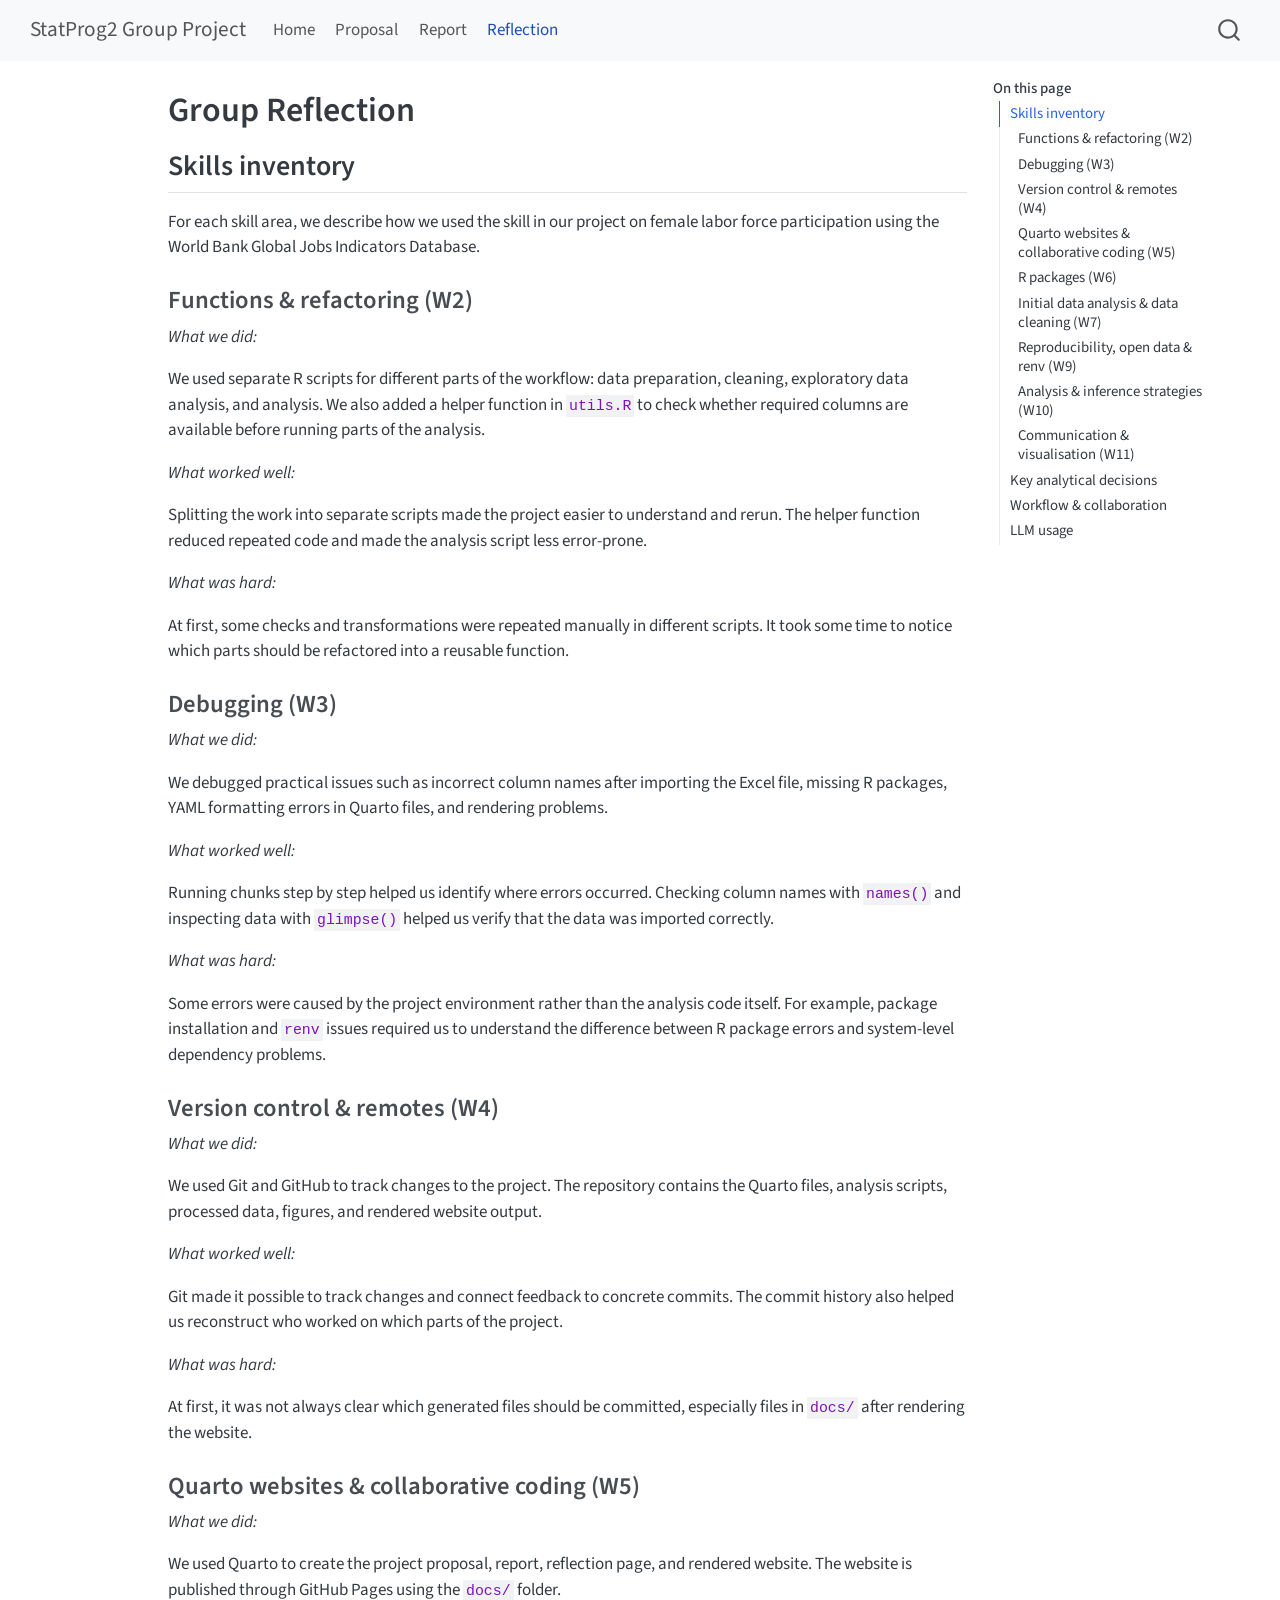
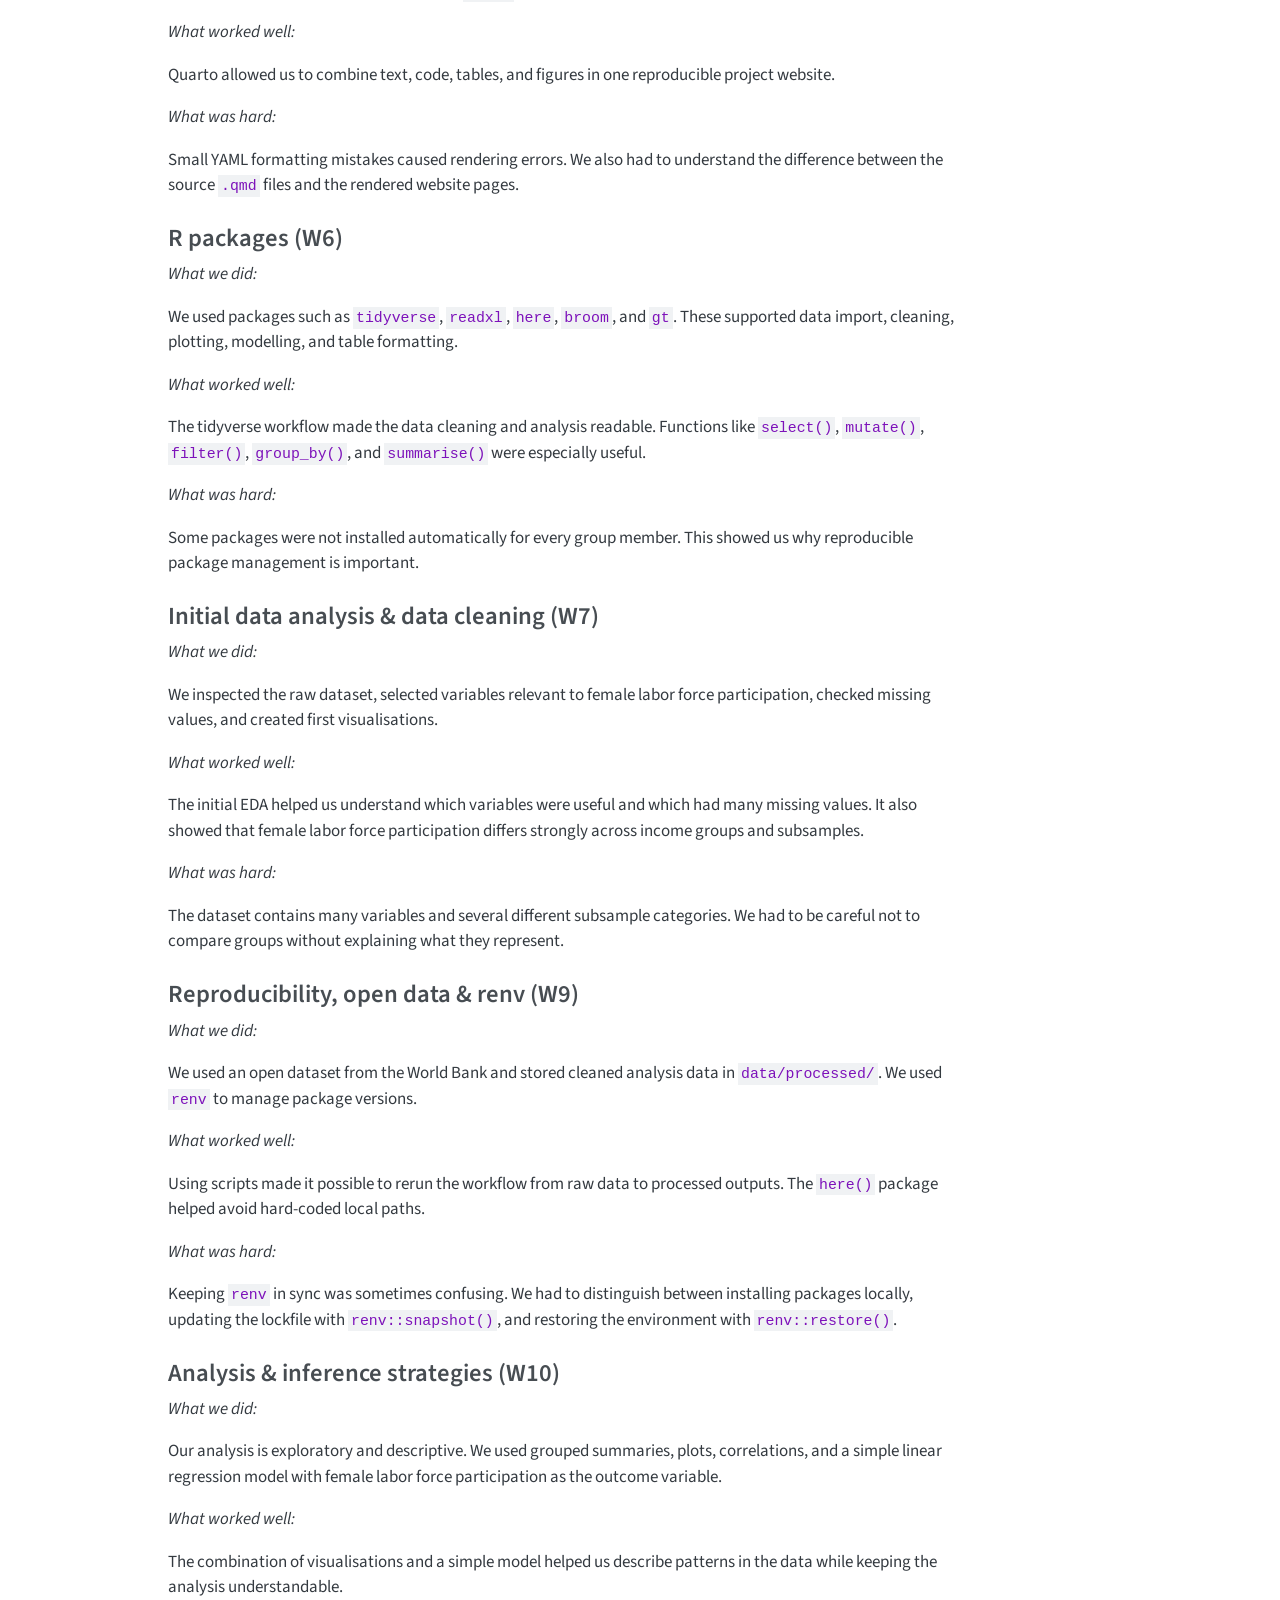
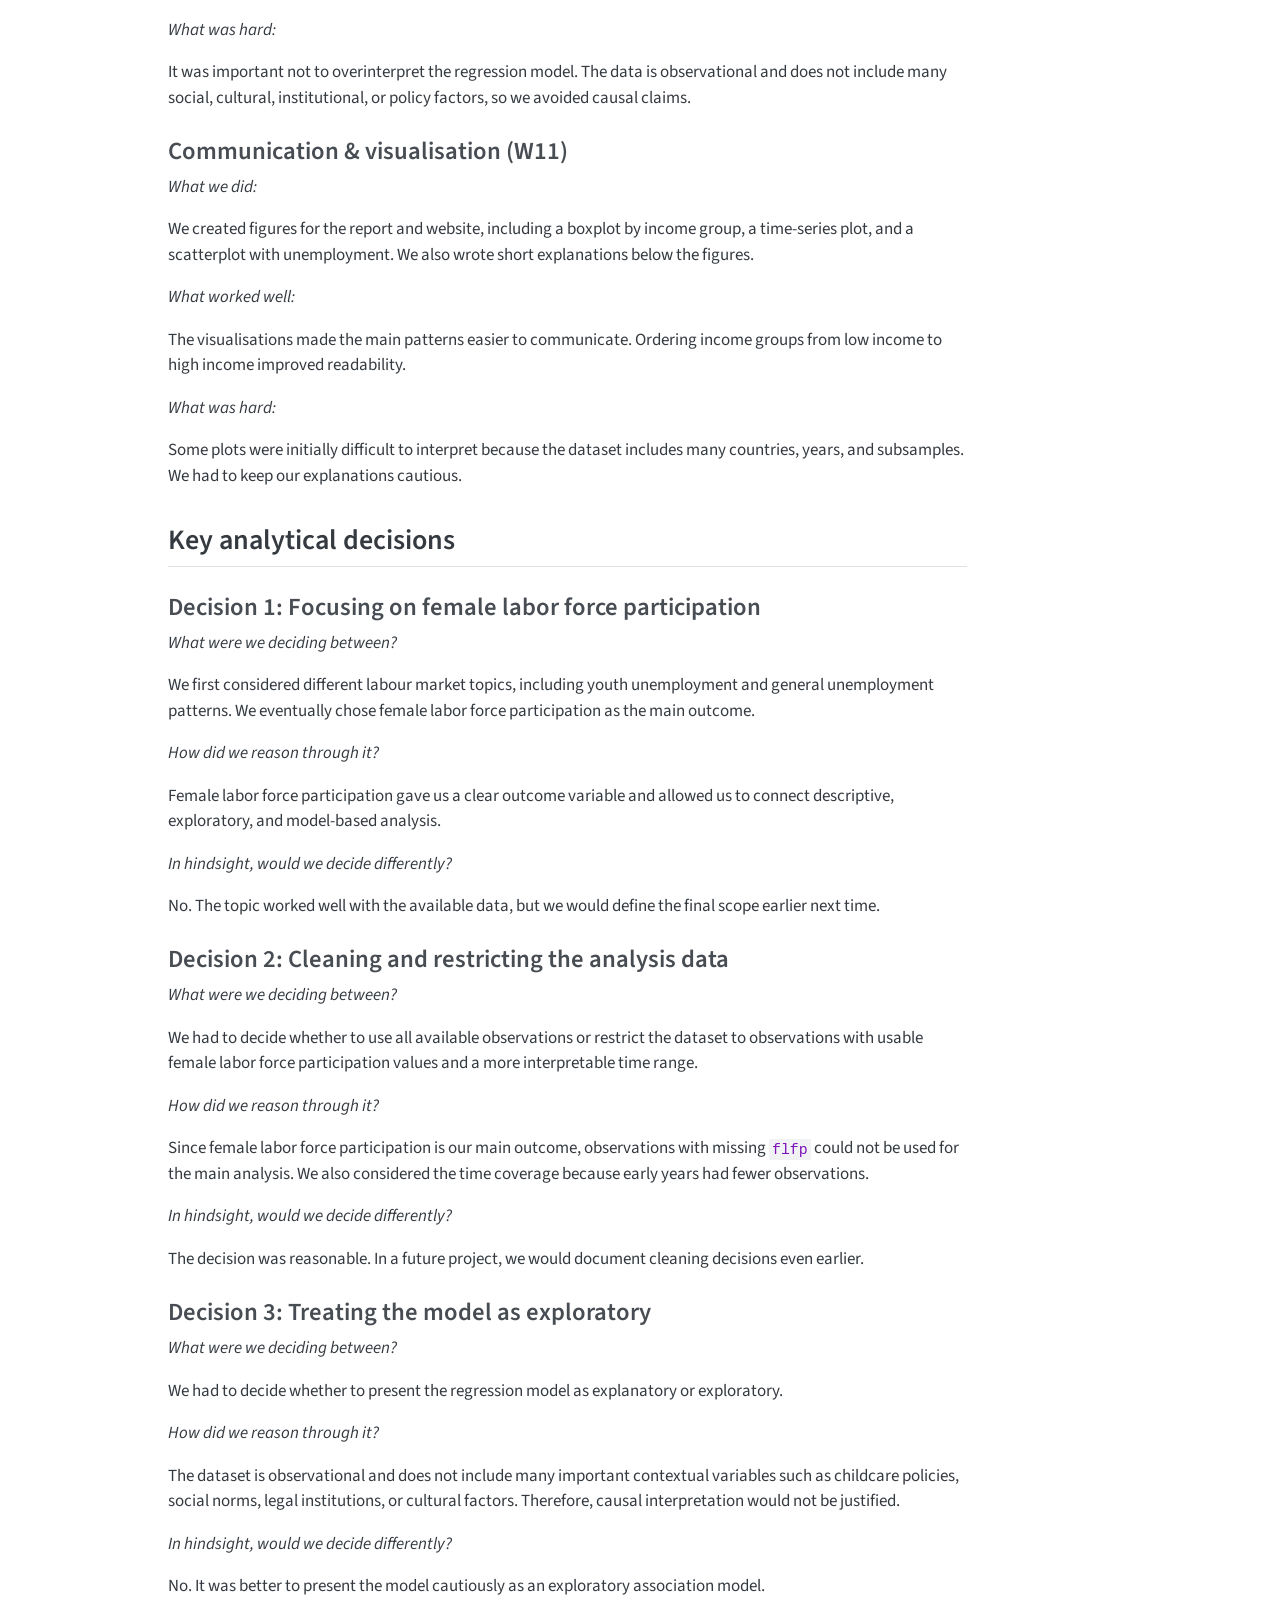
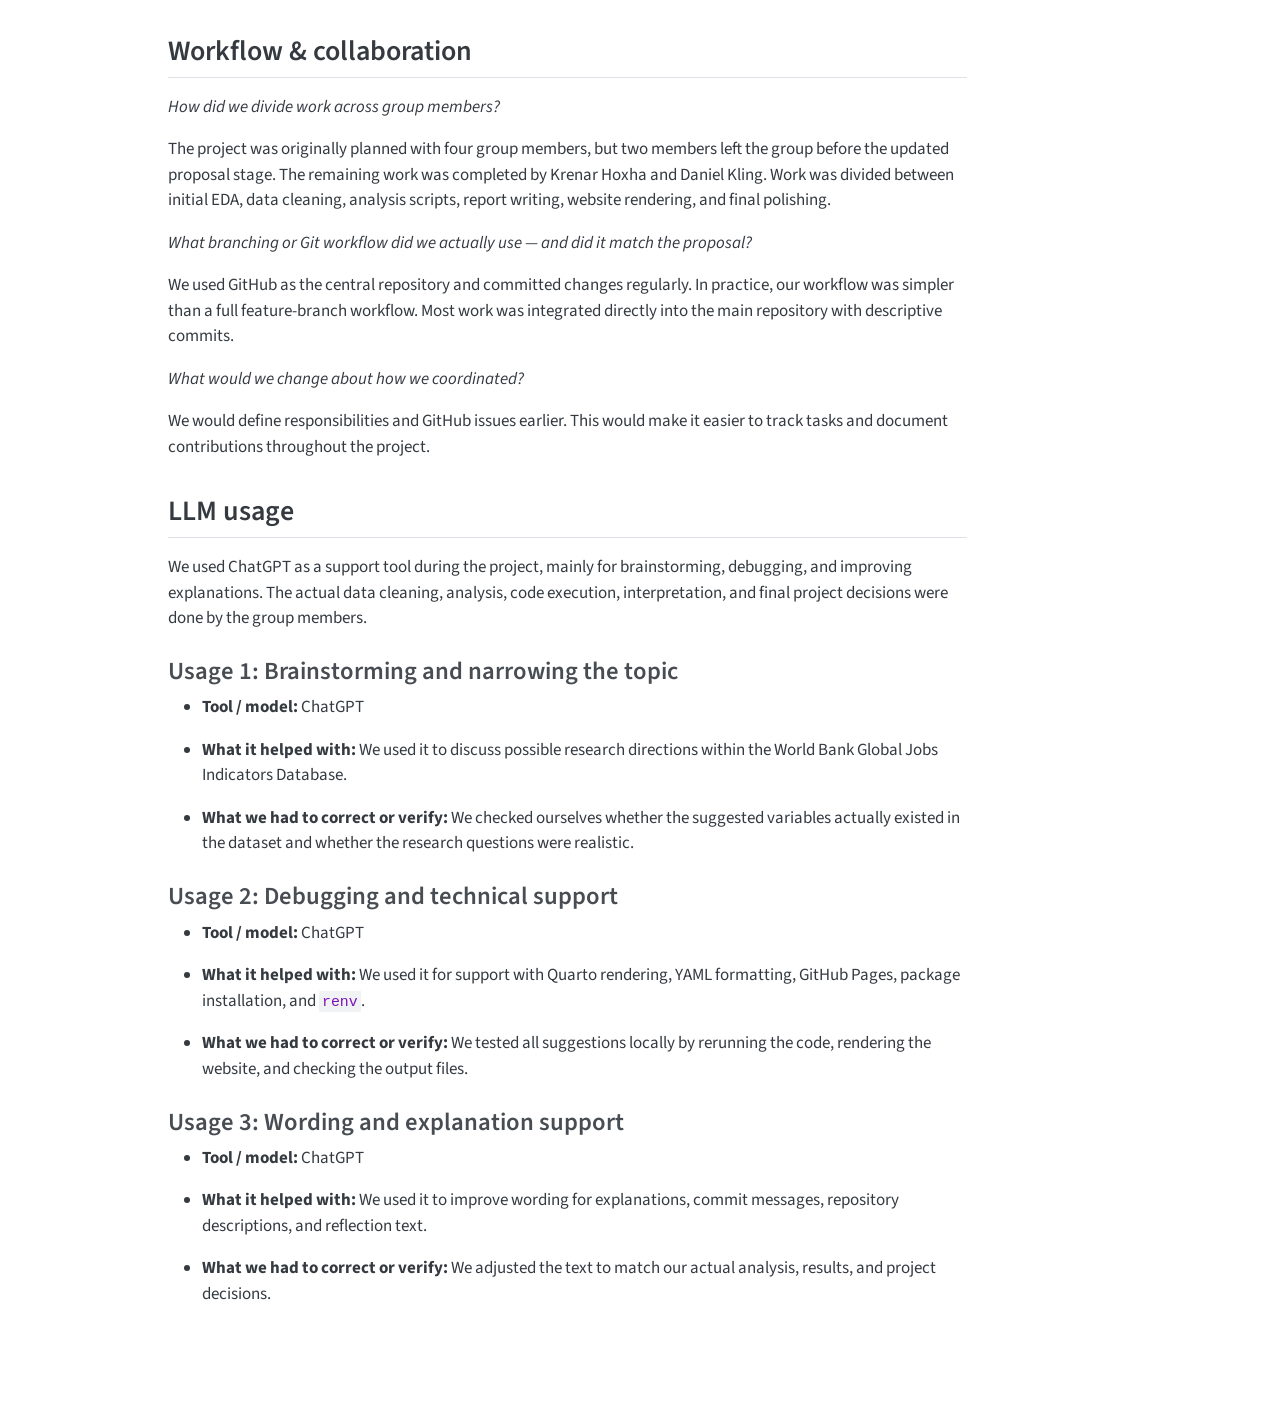
<file: docs/group-reflection.html>
<!DOCTYPE html>
<html xmlns="http://www.w3.org/1999/xhtml" lang="en" xml:lang="en"><head>

<meta charset="utf-8">
<meta name="generator" content="quarto-1.9.38">

<meta name="viewport" content="width=device-width, initial-scale=1.0, user-scalable=yes">


<title>Group Reflection – StatProg2 Group Project</title>
<style>
/* Default styles provided by pandoc.
** See https://pandoc.org/MANUAL.html#variables-for-html for config info.
*/
code{white-space: pre-wrap;}
span.smallcaps{font-variant: small-caps;}
div.columns{display: flex; gap: min(4vw, 1.5em);}
div.column{flex: auto; overflow-x: auto;}
div.hanging-indent{margin-left: 1.5em; text-indent: -1.5em;}
ul.task-list{list-style: none;}
ul.task-list li input[type="checkbox"] {
  width: 0.8em;
  margin: 0 0.8em 0.2em -1em; /* quarto-specific, see https://github.com/quarto-dev/quarto-cli/issues/4556 */ 
  vertical-align: middle;
}
</style>


<script src="site_libs/quarto-nav/quarto-nav.js"></script>
<script src="site_libs/quarto-nav/headroom.min.js"></script>
<script src="site_libs/clipboard/clipboard.min.js"></script>
<script src="site_libs/quarto-search/autocomplete.umd.js"></script>
<script src="site_libs/quarto-search/fuse.min.js"></script>
<script src="site_libs/quarto-search/quarto-search.js"></script>
<meta name="quarto:offset" content="./">
<script src="site_libs/quarto-html/quarto.js" type="module"></script>
<script src="site_libs/quarto-html/tabsets/tabsets.js" type="module"></script>
<script src="site_libs/quarto-html/popper.min.js"></script>
<script src="site_libs/quarto-html/tippy.umd.min.js"></script>
<script src="site_libs/quarto-html/anchor.min.js"></script>
<link href="site_libs/quarto-html/tippy.css" rel="stylesheet">
<link href="site_libs/quarto-html/quarto-syntax-highlighting-15634bcf2e68342d4ad2dfa704d543f6.css" rel="stylesheet" id="quarto-text-highlighting-styles">
<script src="site_libs/bootstrap/bootstrap.min.js"></script>
<link href="site_libs/bootstrap/bootstrap-icons.css" rel="stylesheet">
<link href="site_libs/bootstrap/bootstrap-85ee6fa7f4150c29be0325b263c6ab25.min.css" rel="stylesheet" append-hash="true" id="quarto-bootstrap" data-mode="light">
<script id="quarto-search-options" type="application/json">{
  "location": "navbar",
  "copy-button": false,
  "collapse-after": 3,
  "panel-placement": "end",
  "type": "overlay",
  "limit": 50,
  "keyboard-shortcut": [
    "f",
    "/",
    "s"
  ],
  "show-item-context": false,
  "language": {
    "search-no-results-text": "No results",
    "search-matching-documents-text": "matching documents",
    "search-copy-link-title": "Copy link to search",
    "search-hide-matches-text": "Hide additional matches",
    "search-more-match-text": "more match in this document",
    "search-more-matches-text": "more matches in this document",
    "search-clear-button-title": "Clear",
    "search-text-placeholder": "",
    "search-detached-cancel-button-title": "Cancel",
    "search-submit-button-title": "Submit",
    "search-label": "Search"
  }
}</script>


</head>

<body class="nav-fixed quarto-light">

<div id="quarto-search-results"></div>
  <header id="quarto-header" class="headroom fixed-top">
    <nav class="navbar navbar-expand-lg " data-bs-theme="dark">
      <div class="navbar-container container-fluid">
      <div class="navbar-brand-container mx-auto">
    <a class="navbar-brand" href="./index.html">
    <span class="navbar-title">StatProg2 Group Project</span>
    </a>
  </div>
            <div id="quarto-search" class="" title="Search"></div>
          <button class="navbar-toggler" type="button" data-bs-toggle="collapse" data-bs-target="#navbarCollapse" aria-controls="navbarCollapse" role="menu" aria-expanded="false" aria-label="Toggle navigation" onclick="if (window.quartoToggleHeadroom) { window.quartoToggleHeadroom(); }">
  <span class="navbar-toggler-icon"></span>
</button>
          <div class="collapse navbar-collapse" id="navbarCollapse">
            <ul class="navbar-nav navbar-nav-scroll me-auto">
  <li class="nav-item">
    <a class="nav-link" href="./index.html"> 
<span class="menu-text">Home</span></a>
  </li>  
  <li class="nav-item">
    <a class="nav-link" href="./proposal.html"> 
<span class="menu-text">Proposal</span></a>
  </li>  
  <li class="nav-item">
    <a class="nav-link" href="./report.html"> 
<span class="menu-text">Report</span></a>
  </li>  
  <li class="nav-item">
    <a class="nav-link active" href="./group-reflection.html" aria-current="page"> 
<span class="menu-text">Reflection</span></a>
  </li>  
</ul>
          </div> <!-- /navcollapse -->
            <div class="quarto-navbar-tools">
</div>
      </div> <!-- /container-fluid -->
    </nav>
</header>
<!-- content -->
<div id="quarto-content" class="quarto-container page-columns page-rows-contents page-layout-article page-navbar">
<!-- sidebar -->
<!-- margin-sidebar -->
    <div id="quarto-margin-sidebar" class="sidebar margin-sidebar">
        <nav id="TOC" role="doc-toc" class="toc-active">
    <h2 id="toc-title">On this page</h2>
   
  <ul>
  <li><a href="#skills-inventory" id="toc-skills-inventory" class="nav-link active" data-scroll-target="#skills-inventory">Skills inventory</a>
  <ul class="collapse">
  <li><a href="#functions-refactoring-w2" id="toc-functions-refactoring-w2" class="nav-link" data-scroll-target="#functions-refactoring-w2">Functions &amp; refactoring (W2)</a></li>
  <li><a href="#debugging-w3" id="toc-debugging-w3" class="nav-link" data-scroll-target="#debugging-w3">Debugging (W3)</a></li>
  <li><a href="#version-control-remotes-w4" id="toc-version-control-remotes-w4" class="nav-link" data-scroll-target="#version-control-remotes-w4">Version control &amp; remotes (W4)</a></li>
  <li><a href="#quarto-websites-collaborative-coding-w5" id="toc-quarto-websites-collaborative-coding-w5" class="nav-link" data-scroll-target="#quarto-websites-collaborative-coding-w5">Quarto websites &amp; collaborative coding (W5)</a></li>
  <li><a href="#r-packages-w6" id="toc-r-packages-w6" class="nav-link" data-scroll-target="#r-packages-w6">R packages (W6)</a></li>
  <li><a href="#initial-data-analysis-data-cleaning-w7" id="toc-initial-data-analysis-data-cleaning-w7" class="nav-link" data-scroll-target="#initial-data-analysis-data-cleaning-w7">Initial data analysis &amp; data cleaning (W7)</a></li>
  <li><a href="#reproducibility-open-data-renv-w9" id="toc-reproducibility-open-data-renv-w9" class="nav-link" data-scroll-target="#reproducibility-open-data-renv-w9">Reproducibility, open data &amp; renv (W9)</a></li>
  <li><a href="#analysis-inference-strategies-w10" id="toc-analysis-inference-strategies-w10" class="nav-link" data-scroll-target="#analysis-inference-strategies-w10">Analysis &amp; inference strategies (W10)</a></li>
  <li><a href="#communication-visualisation-w11" id="toc-communication-visualisation-w11" class="nav-link" data-scroll-target="#communication-visualisation-w11">Communication &amp; visualisation (W11)</a></li>
  </ul></li>
  <li><a href="#key-analytical-decisions" id="toc-key-analytical-decisions" class="nav-link" data-scroll-target="#key-analytical-decisions">Key analytical decisions</a>
  <ul class="collapse">
  <li><a href="#decision-1-focusing-on-female-labor-force-participation" id="toc-decision-1-focusing-on-female-labor-force-participation" class="nav-link" data-scroll-target="#decision-1-focusing-on-female-labor-force-participation">Decision 1: Focusing on female labor force participation</a></li>
  <li><a href="#decision-2-cleaning-and-restricting-the-analysis-data" id="toc-decision-2-cleaning-and-restricting-the-analysis-data" class="nav-link" data-scroll-target="#decision-2-cleaning-and-restricting-the-analysis-data">Decision 2: Cleaning and restricting the analysis data</a></li>
  <li><a href="#decision-3-treating-the-model-as-exploratory" id="toc-decision-3-treating-the-model-as-exploratory" class="nav-link" data-scroll-target="#decision-3-treating-the-model-as-exploratory">Decision 3: Treating the model as exploratory</a></li>
  </ul></li>
  <li><a href="#workflow-collaboration" id="toc-workflow-collaboration" class="nav-link" data-scroll-target="#workflow-collaboration">Workflow &amp; collaboration</a></li>
  <li><a href="#llm-usage" id="toc-llm-usage" class="nav-link" data-scroll-target="#llm-usage">LLM usage</a>
  <ul class="collapse">
  <li><a href="#usage-1-brainstorming-and-narrowing-the-topic" id="toc-usage-1-brainstorming-and-narrowing-the-topic" class="nav-link" data-scroll-target="#usage-1-brainstorming-and-narrowing-the-topic">Usage 1: Brainstorming and narrowing the topic</a></li>
  <li><a href="#usage-2-debugging-and-technical-support" id="toc-usage-2-debugging-and-technical-support" class="nav-link" data-scroll-target="#usage-2-debugging-and-technical-support">Usage 2: Debugging and technical support</a></li>
  <li><a href="#usage-3-wording-and-explanation-support" id="toc-usage-3-wording-and-explanation-support" class="nav-link" data-scroll-target="#usage-3-wording-and-explanation-support">Usage 3: Wording and explanation support</a></li>
  </ul></li>
  </ul>
</nav>
    </div>
<!-- main -->
<main class="content" id="quarto-document-content">

<header id="title-block-header" class="quarto-title-block default">
<div class="quarto-title">
<h1 class="title">Group Reflection</h1>
</div>



<div class="quarto-title-meta">

    
  
    
  </div>
  


</header>


<section id="skills-inventory" class="level2">
<h2 class="anchored" data-anchor-id="skills-inventory">Skills inventory</h2>
<p>For each skill area, we describe how we used the skill in our project on female labor force participation using the World Bank Global Jobs Indicators Database.</p>
<section id="functions-refactoring-w2" class="level3">
<h3 class="anchored" data-anchor-id="functions-refactoring-w2">Functions &amp; refactoring (W2)</h3>
<p><em>What we did:</em></p>
<p>We used separate R scripts for different parts of the workflow: data preparation, cleaning, exploratory data analysis, and analysis. We also added a helper function in <code>utils.R</code> to check whether required columns are available before running parts of the analysis.</p>
<p><em>What worked well:</em></p>
<p>Splitting the work into separate scripts made the project easier to understand and rerun. The helper function reduced repeated code and made the analysis script less error-prone.</p>
<p><em>What was hard:</em></p>
<p>At first, some checks and transformations were repeated manually in different scripts. It took some time to notice which parts should be refactored into a reusable function.</p>
</section>
<section id="debugging-w3" class="level3">
<h3 class="anchored" data-anchor-id="debugging-w3">Debugging (W3)</h3>
<p><em>What we did:</em></p>
<p>We debugged practical issues such as incorrect column names after importing the Excel file, missing R packages, YAML formatting errors in Quarto files, and rendering problems.</p>
<p><em>What worked well:</em></p>
<p>Running chunks step by step helped us identify where errors occurred. Checking column names with <code>names()</code> and inspecting data with <code>glimpse()</code> helped us verify that the data was imported correctly.</p>
<p><em>What was hard:</em></p>
<p>Some errors were caused by the project environment rather than the analysis code itself. For example, package installation and <code>renv</code> issues required us to understand the difference between R package errors and system-level dependency problems.</p>
</section>
<section id="version-control-remotes-w4" class="level3">
<h3 class="anchored" data-anchor-id="version-control-remotes-w4">Version control &amp; remotes (W4)</h3>
<p><em>What we did:</em></p>
<p>We used Git and GitHub to track changes to the project. The repository contains the Quarto files, analysis scripts, processed data, figures, and rendered website output.</p>
<p><em>What worked well:</em></p>
<p>Git made it possible to track changes and connect feedback to concrete commits. The commit history also helped us reconstruct who worked on which parts of the project.</p>
<p><em>What was hard:</em></p>
<p>At first, it was not always clear which generated files should be committed, especially files in <code>docs/</code> after rendering the website.</p>
</section>
<section id="quarto-websites-collaborative-coding-w5" class="level3">
<h3 class="anchored" data-anchor-id="quarto-websites-collaborative-coding-w5">Quarto websites &amp; collaborative coding (W5)</h3>
<p><em>What we did:</em></p>
<p>We used Quarto to create the project proposal, report, reflection page, and rendered website. The website is published through GitHub Pages using the <code>docs/</code> folder.</p>
<p><em>What worked well:</em></p>
<p>Quarto allowed us to combine text, code, tables, and figures in one reproducible project website.</p>
<p><em>What was hard:</em></p>
<p>Small YAML formatting mistakes caused rendering errors. We also had to understand the difference between the source <code>.qmd</code> files and the rendered website pages.</p>
</section>
<section id="r-packages-w6" class="level3">
<h3 class="anchored" data-anchor-id="r-packages-w6">R packages (W6)</h3>
<p><em>What we did:</em></p>
<p>We used packages such as <code>tidyverse</code>, <code>readxl</code>, <code>here</code>, <code>broom</code>, and <code>gt</code>. These supported data import, cleaning, plotting, modelling, and table formatting.</p>
<p><em>What worked well:</em></p>
<p>The tidyverse workflow made the data cleaning and analysis readable. Functions like <code>select()</code>, <code>mutate()</code>, <code>filter()</code>, <code>group_by()</code>, and <code>summarise()</code> were especially useful.</p>
<p><em>What was hard:</em></p>
<p>Some packages were not installed automatically for every group member. This showed us why reproducible package management is important.</p>
</section>
<section id="initial-data-analysis-data-cleaning-w7" class="level3">
<h3 class="anchored" data-anchor-id="initial-data-analysis-data-cleaning-w7">Initial data analysis &amp; data cleaning (W7)</h3>
<p><em>What we did:</em></p>
<p>We inspected the raw dataset, selected variables relevant to female labor force participation, checked missing values, and created first visualisations.</p>
<p><em>What worked well:</em></p>
<p>The initial EDA helped us understand which variables were useful and which had many missing values. It also showed that female labor force participation differs strongly across income groups and subsamples.</p>
<p><em>What was hard:</em></p>
<p>The dataset contains many variables and several different subsample categories. We had to be careful not to compare groups without explaining what they represent.</p>
</section>
<section id="reproducibility-open-data-renv-w9" class="level3">
<h3 class="anchored" data-anchor-id="reproducibility-open-data-renv-w9">Reproducibility, open data &amp; renv (W9)</h3>
<p><em>What we did:</em></p>
<p>We used an open dataset from the World Bank and stored cleaned analysis data in <code>data/processed/</code>. We used <code>renv</code> to manage package versions.</p>
<p><em>What worked well:</em></p>
<p>Using scripts made it possible to rerun the workflow from raw data to processed outputs. The <code>here()</code> package helped avoid hard-coded local paths.</p>
<p><em>What was hard:</em></p>
<p>Keeping <code>renv</code> in sync was sometimes confusing. We had to distinguish between installing packages locally, updating the lockfile with <code>renv::snapshot()</code>, and restoring the environment with <code>renv::restore()</code>.</p>
</section>
<section id="analysis-inference-strategies-w10" class="level3">
<h3 class="anchored" data-anchor-id="analysis-inference-strategies-w10">Analysis &amp; inference strategies (W10)</h3>
<p><em>What we did:</em></p>
<p>Our analysis is exploratory and descriptive. We used grouped summaries, plots, correlations, and a simple linear regression model with female labor force participation as the outcome variable.</p>
<p><em>What worked well:</em></p>
<p>The combination of visualisations and a simple model helped us describe patterns in the data while keeping the analysis understandable.</p>
<p><em>What was hard:</em></p>
<p>It was important not to overinterpret the regression model. The data is observational and does not include many social, cultural, institutional, or policy factors, so we avoided causal claims.</p>
</section>
<section id="communication-visualisation-w11" class="level3">
<h3 class="anchored" data-anchor-id="communication-visualisation-w11">Communication &amp; visualisation (W11)</h3>
<p><em>What we did:</em></p>
<p>We created figures for the report and website, including a boxplot by income group, a time-series plot, and a scatterplot with unemployment. We also wrote short explanations below the figures.</p>
<p><em>What worked well:</em></p>
<p>The visualisations made the main patterns easier to communicate. Ordering income groups from low income to high income improved readability.</p>
<p><em>What was hard:</em></p>
<p>Some plots were initially difficult to interpret because the dataset includes many countries, years, and subsamples. We had to keep our explanations cautious.</p>
</section>
</section>
<section id="key-analytical-decisions" class="level2">
<h2 class="anchored" data-anchor-id="key-analytical-decisions">Key analytical decisions</h2>
<section id="decision-1-focusing-on-female-labor-force-participation" class="level3">
<h3 class="anchored" data-anchor-id="decision-1-focusing-on-female-labor-force-participation">Decision 1: Focusing on female labor force participation</h3>
<p><em>What were we deciding between?</em></p>
<p>We first considered different labour market topics, including youth unemployment and general unemployment patterns. We eventually chose female labor force participation as the main outcome.</p>
<p><em>How did we reason through it?</em></p>
<p>Female labor force participation gave us a clear outcome variable and allowed us to connect descriptive, exploratory, and model-based analysis.</p>
<p><em>In hindsight, would we decide differently?</em></p>
<p>No.&nbsp;The topic worked well with the available data, but we would define the final scope earlier next time.</p>
</section>
<section id="decision-2-cleaning-and-restricting-the-analysis-data" class="level3">
<h3 class="anchored" data-anchor-id="decision-2-cleaning-and-restricting-the-analysis-data">Decision 2: Cleaning and restricting the analysis data</h3>
<p><em>What were we deciding between?</em></p>
<p>We had to decide whether to use all available observations or restrict the dataset to observations with usable female labor force participation values and a more interpretable time range.</p>
<p><em>How did we reason through it?</em></p>
<p>Since female labor force participation is our main outcome, observations with missing <code>flfp</code> could not be used for the main analysis. We also considered the time coverage because early years had fewer observations.</p>
<p><em>In hindsight, would we decide differently?</em></p>
<p>The decision was reasonable. In a future project, we would document cleaning decisions even earlier.</p>
</section>
<section id="decision-3-treating-the-model-as-exploratory" class="level3">
<h3 class="anchored" data-anchor-id="decision-3-treating-the-model-as-exploratory">Decision 3: Treating the model as exploratory</h3>
<p><em>What were we deciding between?</em></p>
<p>We had to decide whether to present the regression model as explanatory or exploratory.</p>
<p><em>How did we reason through it?</em></p>
<p>The dataset is observational and does not include many important contextual variables such as childcare policies, social norms, legal institutions, or cultural factors. Therefore, causal interpretation would not be justified.</p>
<p><em>In hindsight, would we decide differently?</em></p>
<p>No.&nbsp;It was better to present the model cautiously as an exploratory association model.</p>
</section>
</section>
<section id="workflow-collaboration" class="level2">
<h2 class="anchored" data-anchor-id="workflow-collaboration">Workflow &amp; collaboration</h2>
<p><em>How did we divide work across group members?</em></p>
<p>The project was originally planned with four group members, but two members left the group before the updated proposal stage. The remaining work was completed by Krenar Hoxha and Daniel Kling. Work was divided between initial EDA, data cleaning, analysis scripts, report writing, website rendering, and final polishing.</p>
<p><em>What branching or Git workflow did we actually use — and did it match the proposal?</em></p>
<p>We used GitHub as the central repository and committed changes regularly. In practice, our workflow was simpler than a full feature-branch workflow. Most work was integrated directly into the main repository with descriptive commits.</p>
<p><em>What would we change about how we coordinated?</em></p>
<p>We would define responsibilities and GitHub issues earlier. This would make it easier to track tasks and document contributions throughout the project.</p>
</section>
<section id="llm-usage" class="level2">
<h2 class="anchored" data-anchor-id="llm-usage">LLM usage</h2>
<p>We used ChatGPT as a support tool during the project, mainly for brainstorming, debugging, and improving explanations. The actual data cleaning, analysis, code execution, interpretation, and final project decisions were done by the group members.</p>
<section id="usage-1-brainstorming-and-narrowing-the-topic" class="level3">
<h3 class="anchored" data-anchor-id="usage-1-brainstorming-and-narrowing-the-topic">Usage 1: Brainstorming and narrowing the topic</h3>
<ul>
<li><p><strong>Tool / model:</strong> ChatGPT</p></li>
<li><p><strong>What it helped with:</strong> We used it to discuss possible research directions within the World Bank Global Jobs Indicators Database.</p></li>
<li><p><strong>What we had to correct or verify:</strong> We checked ourselves whether the suggested variables actually existed in the dataset and whether the research questions were realistic.</p></li>
</ul>
</section>
<section id="usage-2-debugging-and-technical-support" class="level3">
<h3 class="anchored" data-anchor-id="usage-2-debugging-and-technical-support">Usage 2: Debugging and technical support</h3>
<ul>
<li><p><strong>Tool / model:</strong> ChatGPT</p></li>
<li><p><strong>What it helped with:</strong> We used it for support with Quarto rendering, YAML formatting, GitHub Pages, package installation, and <code>renv</code>.</p></li>
<li><p><strong>What we had to correct or verify:</strong> We tested all suggestions locally by rerunning the code, rendering the website, and checking the output files.</p></li>
</ul>
</section>
<section id="usage-3-wording-and-explanation-support" class="level3">
<h3 class="anchored" data-anchor-id="usage-3-wording-and-explanation-support">Usage 3: Wording and explanation support</h3>
<ul>
<li><p><strong>Tool / model:</strong> ChatGPT</p></li>
<li><p><strong>What it helped with:</strong> We used it to improve wording for explanations, commit messages, repository descriptions, and reflection text.</p></li>
<li><p><strong>What we had to correct or verify:</strong> We adjusted the text to match our actual analysis, results, and project decisions.</p></li>
</ul>


</section>
</section>

</main> <!-- /main -->
<script id="quarto-html-after-body" type="application/javascript">
  window.document.addEventListener("DOMContentLoaded", function (event) {
    const icon = "";
    const anchorJS = new window.AnchorJS();
    anchorJS.options = {
      placement: 'right',
      icon: icon
    };
    anchorJS.add('.anchored');
    const isCodeAnnotation = (el) => {
      for (const clz of el.classList) {
        if (clz.startsWith('code-annotation-')) {                     
          return true;
        }
      }
      return false;
    }
    const onCopySuccess = function(e) {
      // button target
      const button = e.trigger;
      // don't keep focus
      button.blur();
      // flash "checked"
      button.classList.add('code-copy-button-checked');
      var currentTitle = button.getAttribute("title");
      button.setAttribute("title", "Copied!");
      let tooltip;
      if (window.bootstrap) {
        button.setAttribute("data-bs-toggle", "tooltip");
        button.setAttribute("data-bs-placement", "left");
        button.setAttribute("data-bs-title", "Copied!");
        tooltip = new bootstrap.Tooltip(button, 
          { trigger: "manual", 
            customClass: "code-copy-button-tooltip",
            offset: [0, -8]});
        tooltip.show();    
      }
      setTimeout(function() {
        if (tooltip) {
          tooltip.hide();
          button.removeAttribute("data-bs-title");
          button.removeAttribute("data-bs-toggle");
          button.removeAttribute("data-bs-placement");
        }
        button.setAttribute("title", currentTitle);
        button.classList.remove('code-copy-button-checked');
      }, 1000);
      // clear code selection
      e.clearSelection();
    }
    const getTextToCopy = function(trigger) {
      const outerScaffold = trigger.parentElement.cloneNode(true);
      const codeEl = outerScaffold.querySelector('code');
      for (const childEl of codeEl.children) {
        if (isCodeAnnotation(childEl)) {
          childEl.remove();
        }
      }
      return codeEl.innerText;
    }
    const clipboard = new window.ClipboardJS('.code-copy-button:not([data-in-quarto-modal])', {
      text: getTextToCopy
    });
    clipboard.on('success', onCopySuccess);
    if (window.document.getElementById('quarto-embedded-source-code-modal')) {
      const clipboardModal = new window.ClipboardJS('.code-copy-button[data-in-quarto-modal]', {
        text: getTextToCopy,
        container: window.document.getElementById('quarto-embedded-source-code-modal')
      });
      clipboardModal.on('success', onCopySuccess);
    }
      var localhostRegex = new RegExp(/^(?:http|https):\/\/localhost\:?[0-9]*\//);
      var mailtoRegex = new RegExp(/^mailto:/);
        var filterRegex = new RegExp('/' + window.location.host + '/');
      var isInternal = (href) => {
          return filterRegex.test(href) || localhostRegex.test(href) || mailtoRegex.test(href);
      }
      // Inspect non-navigation links and adorn them if external
     var links = window.document.querySelectorAll('a[href]:not(.nav-link):not(.navbar-brand):not(.toc-action):not(.sidebar-link):not(.sidebar-item-toggle):not(.pagination-link):not(.no-external):not([aria-hidden]):not(.dropdown-item):not(.quarto-navigation-tool):not(.about-link)');
      for (var i=0; i<links.length; i++) {
        const link = links[i];
        if (!isInternal(link.href)) {
          // undo the damage that might have been done by quarto-nav.js in the case of
          // links that we want to consider external
          if (link.dataset.originalHref !== undefined) {
            link.href = link.dataset.originalHref;
          }
        }
      }
    function tippyHover(el, contentFn, onTriggerFn, onUntriggerFn) {
      const config = {
        allowHTML: true,
        maxWidth: 500,
        delay: 100,
        arrow: false,
        appendTo: function(el) {
            return el.parentElement;
        },
        interactive: true,
        interactiveBorder: 10,
        theme: 'quarto',
        placement: 'bottom-start',
      };
      if (contentFn) {
        config.content = contentFn;
      }
      if (onTriggerFn) {
        config.onTrigger = onTriggerFn;
      }
      if (onUntriggerFn) {
        config.onUntrigger = onUntriggerFn;
      }
      window.tippy(el, config); 
    }
    const noterefs = window.document.querySelectorAll('a[role="doc-noteref"]');
    for (var i=0; i<noterefs.length; i++) {
      const ref = noterefs[i];
      tippyHover(ref, function() {
        // use id or data attribute instead here
        let href = ref.getAttribute('data-footnote-href') || ref.getAttribute('href');
        try { href = new URL(href).hash; } catch {}
        const id = href.replace(/^#\/?/, "");
        const note = window.document.getElementById(id);
        if (note) {
          return note.innerHTML;
        } else {
          return "";
        }
      });
    }
    const xrefs = window.document.querySelectorAll('a.quarto-xref');
    const processXRef = (id, note) => {
      // Strip column container classes
      const stripColumnClz = (el) => {
        el.classList.remove("page-full", "page-columns");
        if (el.children) {
          for (const child of el.children) {
            stripColumnClz(child);
          }
        }
      }
      stripColumnClz(note)
      if (id === null || id.startsWith('sec-')) {
        // Special case sections, only their first couple elements
        const container = document.createElement("div");
        if (note.children && note.children.length > 2) {
          container.appendChild(note.children[0].cloneNode(true));
          for (let i = 1; i < note.children.length; i++) {
            const child = note.children[i];
            if (child.tagName === "P" && child.innerText === "") {
              continue;
            } else {
              container.appendChild(child.cloneNode(true));
              break;
            }
          }
          if (window.Quarto?.typesetMath) {
            window.Quarto.typesetMath(container);
          }
          return container.innerHTML
        } else {
          if (window.Quarto?.typesetMath) {
            window.Quarto.typesetMath(note);
          }
          return note.innerHTML;
        }
      } else {
        // Remove any anchor links if they are present
        const anchorLink = note.querySelector('a.anchorjs-link');
        if (anchorLink) {
          anchorLink.remove();
        }
        if (window.Quarto?.typesetMath) {
          window.Quarto.typesetMath(note);
        }
        if (note.classList.contains("callout")) {
          return note.outerHTML;
        } else {
          return note.innerHTML;
        }
      }
    }
    for (var i=0; i<xrefs.length; i++) {
      const xref = xrefs[i];
      tippyHover(xref, undefined, function(instance) {
        instance.disable();
        let url = xref.getAttribute('href');
        let hash = undefined; 
        if (url.startsWith('#')) {
          hash = url;
        } else {
          try { hash = new URL(url).hash; } catch {}
        }
        if (hash) {
          const id = hash.replace(/^#\/?/, "");
          const note = window.document.getElementById(id);
          if (note !== null) {
            try {
              const html = processXRef(id, note.cloneNode(true));
              instance.setContent(html);
            } finally {
              instance.enable();
              instance.show();
            }
          } else {
            // See if we can fetch this
            fetch(url.split('#')[0])
            .then(res => res.text())
            .then(html => {
              const parser = new DOMParser();
              const htmlDoc = parser.parseFromString(html, "text/html");
              const note = htmlDoc.getElementById(id);
              if (note !== null) {
                const html = processXRef(id, note);
                instance.setContent(html);
              } 
            }).finally(() => {
              instance.enable();
              instance.show();
            });
          }
        } else {
          // See if we can fetch a full url (with no hash to target)
          // This is a special case and we should probably do some content thinning / targeting
          fetch(url)
          .then(res => res.text())
          .then(html => {
            const parser = new DOMParser();
            const htmlDoc = parser.parseFromString(html, "text/html");
            const note = htmlDoc.querySelector('main.content');
            if (note !== null) {
              // This should only happen for chapter cross references
              // (since there is no id in the URL)
              // remove the first header
              if (note.children.length > 0 && note.children[0].tagName === "HEADER") {
                note.children[0].remove();
              }
              const html = processXRef(null, note);
              instance.setContent(html);
            } 
          }).finally(() => {
            instance.enable();
            instance.show();
          });
        }
      }, function(instance) {
      });
    }
        let selectedAnnoteEl;
        const selectorForAnnotation = ( cell, annotation) => {
          let cellAttr = 'data-code-cell="' + cell + '"';
          let lineAttr = 'data-code-annotation="' +  annotation + '"';
          const selector = 'span[' + cellAttr + '][' + lineAttr + ']';
          return selector;
        }
        const selectCodeLines = (annoteEl) => {
          const doc = window.document;
          const targetCell = annoteEl.getAttribute("data-target-cell");
          const targetAnnotation = annoteEl.getAttribute("data-target-annotation");
          const annoteSpan = window.document.querySelector(selectorForAnnotation(targetCell, targetAnnotation));
          const lines = annoteSpan.getAttribute("data-code-lines").split(",");
          const lineIds = lines.map((line) => {
            return targetCell + "-" + line;
          })
          let top = null;
          let height = null;
          let parent = null;
          if (lineIds.length > 0) {
              //compute the position of the single el (top and bottom and make a div)
              const el = window.document.getElementById(lineIds[0]);
              top = el.offsetTop;
              height = el.offsetHeight;
              parent = el.parentElement.parentElement;
            if (lineIds.length > 1) {
              const lastEl = window.document.getElementById(lineIds[lineIds.length - 1]);
              const bottom = lastEl.offsetTop + lastEl.offsetHeight;
              height = bottom - top;
            }
            if (top !== null && height !== null && parent !== null) {
              // cook up a div (if necessary) and position it 
              let div = window.document.getElementById("code-annotation-line-highlight");
              if (div === null) {
                div = window.document.createElement("div");
                div.setAttribute("id", "code-annotation-line-highlight");
                div.style.position = 'absolute';
                parent.appendChild(div);
              }
              div.style.top = top - 2 + "px";
              div.style.height = height + 4 + "px";
              div.style.left = 0;
              let gutterDiv = window.document.getElementById("code-annotation-line-highlight-gutter");
              if (gutterDiv === null) {
                gutterDiv = window.document.createElement("div");
                gutterDiv.setAttribute("id", "code-annotation-line-highlight-gutter");
                gutterDiv.style.position = 'absolute';
                const codeCell = window.document.getElementById(targetCell);
                const gutter = codeCell.querySelector('.code-annotation-gutter');
                gutter.appendChild(gutterDiv);
              }
              gutterDiv.style.top = top - 2 + "px";
              gutterDiv.style.height = height + 4 + "px";
            }
            selectedAnnoteEl = annoteEl;
          }
        };
        const unselectCodeLines = () => {
          const elementsIds = ["code-annotation-line-highlight", "code-annotation-line-highlight-gutter"];
          elementsIds.forEach((elId) => {
            const div = window.document.getElementById(elId);
            if (div) {
              div.remove();
            }
          });
          selectedAnnoteEl = undefined;
        };
          // Handle positioning of the toggle
      window.addEventListener(
        "resize",
        throttle(() => {
          elRect = undefined;
          if (selectedAnnoteEl) {
            selectCodeLines(selectedAnnoteEl);
          }
        }, 10)
      );
      function throttle(fn, ms) {
      let throttle = false;
      let timer;
        return (...args) => {
          if(!throttle) { // first call gets through
              fn.apply(this, args);
              throttle = true;
          } else { // all the others get throttled
              if(timer) clearTimeout(timer); // cancel #2
              timer = setTimeout(() => {
                fn.apply(this, args);
                timer = throttle = false;
              }, ms);
          }
        };
      }
        // Attach click handler to the DT
        const annoteDls = window.document.querySelectorAll('dt[data-target-cell]');
        for (const annoteDlNode of annoteDls) {
          annoteDlNode.addEventListener('click', (event) => {
            const clickedEl = event.target;
            if (clickedEl !== selectedAnnoteEl) {
              unselectCodeLines();
              const activeEl = window.document.querySelector('dt[data-target-cell].code-annotation-active');
              if (activeEl) {
                activeEl.classList.remove('code-annotation-active');
              }
              selectCodeLines(clickedEl);
              clickedEl.classList.add('code-annotation-active');
            } else {
              // Unselect the line
              unselectCodeLines();
              clickedEl.classList.remove('code-annotation-active');
            }
          });
        }
    const findCites = (el) => {
      const parentEl = el.parentElement;
      if (parentEl) {
        const cites = parentEl.dataset.cites;
        if (cites) {
          return {
            el,
            cites: cites.split(' ')
          };
        } else {
          return findCites(el.parentElement)
        }
      } else {
        return undefined;
      }
    };
    var bibliorefs = window.document.querySelectorAll('a[role="doc-biblioref"]');
    for (var i=0; i<bibliorefs.length; i++) {
      const ref = bibliorefs[i];
      const citeInfo = findCites(ref);
      if (citeInfo) {
        tippyHover(citeInfo.el, function() {
          var popup = window.document.createElement('div');
          citeInfo.cites.forEach(function(cite) {
            var citeDiv = window.document.createElement('div');
            citeDiv.classList.add('hanging-indent');
            citeDiv.classList.add('csl-entry');
            var biblioDiv = window.document.getElementById('ref-' + cite);
            if (biblioDiv) {
              citeDiv.innerHTML = biblioDiv.innerHTML;
            }
            popup.appendChild(citeDiv);
          });
          return popup.innerHTML;
        });
      }
    }
  });
  </script>
</div> <!-- /content -->




</body></html>
</file>
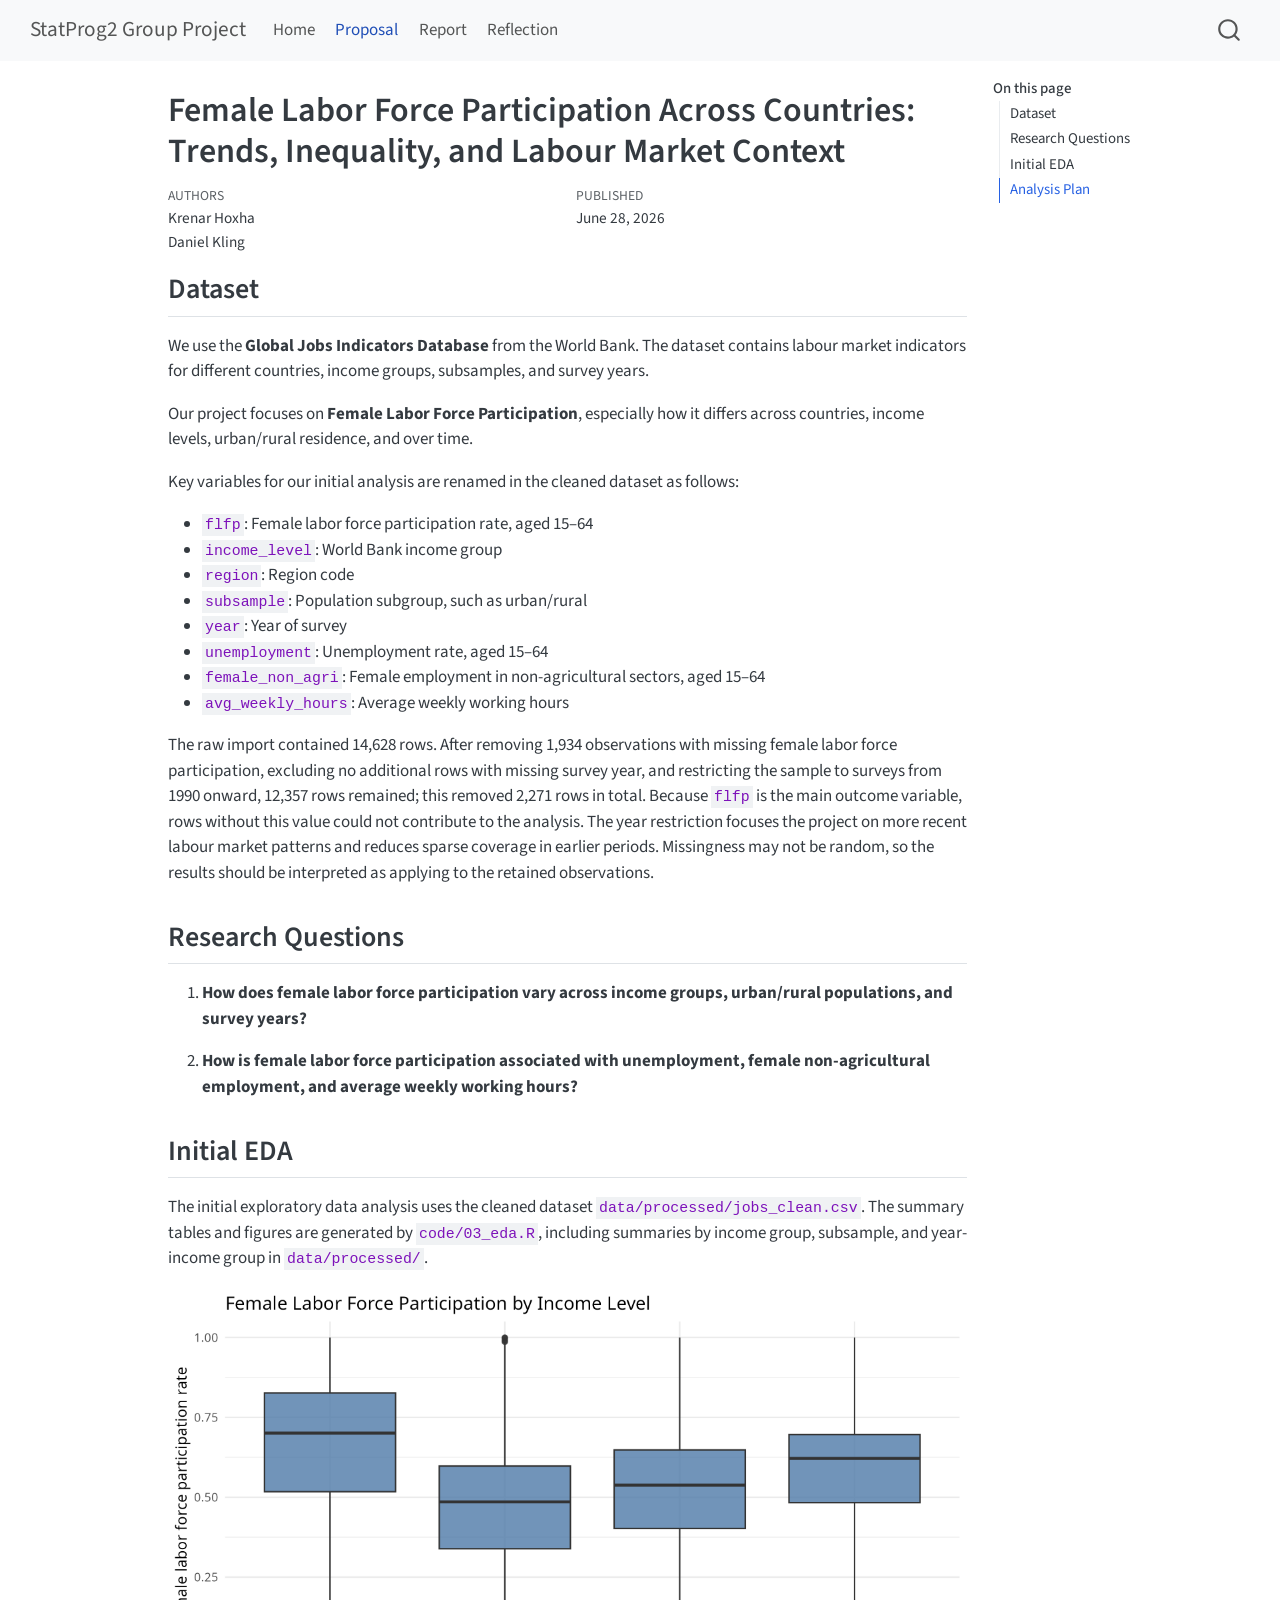
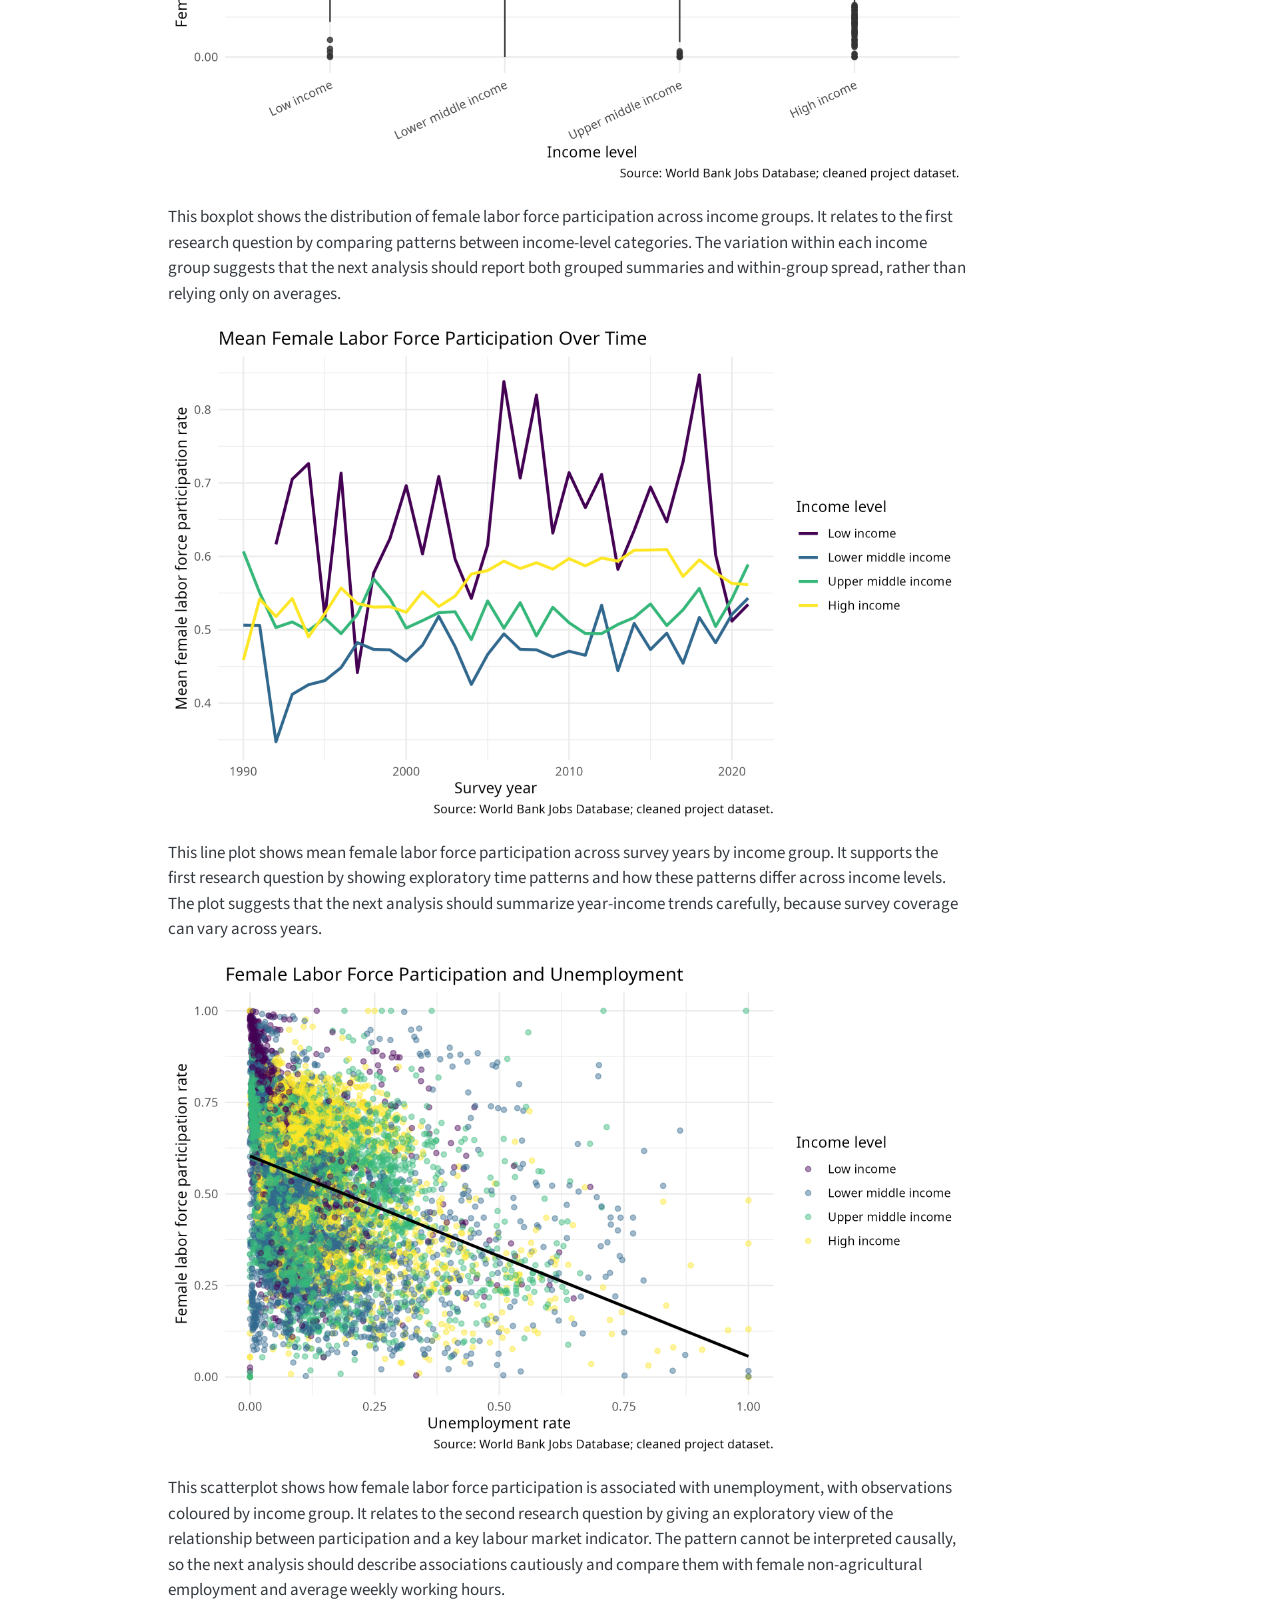
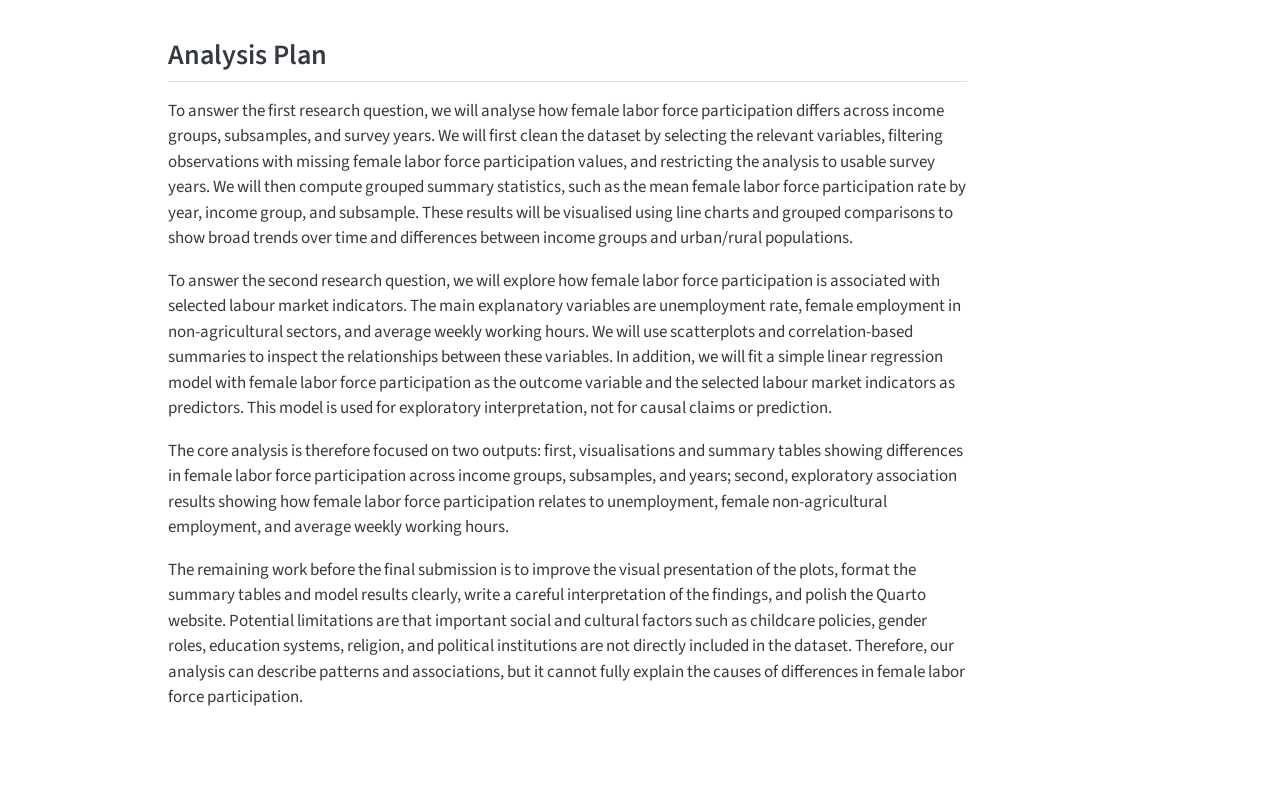
<file: docs/proposal.html>
<!DOCTYPE html>
<html xmlns="http://www.w3.org/1999/xhtml" lang="en" xml:lang="en"><head>

<meta charset="utf-8">
<meta name="generator" content="quarto-1.9.38">

<meta name="viewport" content="width=device-width, initial-scale=1.0, user-scalable=yes">

<meta name="author" content="Krenar Hoxha">
<meta name="author" content="Daniel Kling">
<meta name="dcterms.date" content="2026-06-28">

<title>Female Labor Force Participation Across Countries: Trends, Inequality, and Labour Market Context – StatProg2 Group Project</title>
<style>
/* Default styles provided by pandoc.
** See https://pandoc.org/MANUAL.html#variables-for-html for config info.
*/
code{white-space: pre-wrap;}
span.smallcaps{font-variant: small-caps;}
div.columns{display: flex; gap: min(4vw, 1.5em);}
div.column{flex: auto; overflow-x: auto;}
div.hanging-indent{margin-left: 1.5em; text-indent: -1.5em;}
ul.task-list{list-style: none;}
ul.task-list li input[type="checkbox"] {
  width: 0.8em;
  margin: 0 0.8em 0.2em -1em; /* quarto-specific, see https://github.com/quarto-dev/quarto-cli/issues/4556 */ 
  vertical-align: middle;
}
</style>


<script src="site_libs/quarto-nav/quarto-nav.js"></script>
<script src="site_libs/quarto-nav/headroom.min.js"></script>
<script src="site_libs/clipboard/clipboard.min.js"></script>
<script src="site_libs/quarto-search/autocomplete.umd.js"></script>
<script src="site_libs/quarto-search/fuse.min.js"></script>
<script src="site_libs/quarto-search/quarto-search.js"></script>
<meta name="quarto:offset" content="./">
<script src="site_libs/quarto-html/quarto.js" type="module"></script>
<script src="site_libs/quarto-html/tabsets/tabsets.js" type="module"></script>
<script src="site_libs/quarto-html/popper.min.js"></script>
<script src="site_libs/quarto-html/tippy.umd.min.js"></script>
<script src="site_libs/quarto-html/anchor.min.js"></script>
<link href="site_libs/quarto-html/tippy.css" rel="stylesheet">
<link href="site_libs/quarto-html/quarto-syntax-highlighting-15634bcf2e68342d4ad2dfa704d543f6.css" rel="stylesheet" id="quarto-text-highlighting-styles">
<script src="site_libs/bootstrap/bootstrap.min.js"></script>
<link href="site_libs/bootstrap/bootstrap-icons.css" rel="stylesheet">
<link href="site_libs/bootstrap/bootstrap-85ee6fa7f4150c29be0325b263c6ab25.min.css" rel="stylesheet" append-hash="true" id="quarto-bootstrap" data-mode="light">
<script id="quarto-search-options" type="application/json">{
  "location": "navbar",
  "copy-button": false,
  "collapse-after": 3,
  "panel-placement": "end",
  "type": "overlay",
  "limit": 50,
  "keyboard-shortcut": [
    "f",
    "/",
    "s"
  ],
  "show-item-context": false,
  "language": {
    "search-no-results-text": "No results",
    "search-matching-documents-text": "matching documents",
    "search-copy-link-title": "Copy link to search",
    "search-hide-matches-text": "Hide additional matches",
    "search-more-match-text": "more match in this document",
    "search-more-matches-text": "more matches in this document",
    "search-clear-button-title": "Clear",
    "search-text-placeholder": "",
    "search-detached-cancel-button-title": "Cancel",
    "search-submit-button-title": "Submit",
    "search-label": "Search"
  }
}</script>


</head>

<body class="nav-fixed quarto-light">

<div id="quarto-search-results"></div>
  <header id="quarto-header" class="headroom fixed-top">
    <nav class="navbar navbar-expand-lg " data-bs-theme="dark">
      <div class="navbar-container container-fluid">
      <div class="navbar-brand-container mx-auto">
    <a class="navbar-brand" href="./index.html">
    <span class="navbar-title">StatProg2 Group Project</span>
    </a>
  </div>
            <div id="quarto-search" class="" title="Search"></div>
          <button class="navbar-toggler" type="button" data-bs-toggle="collapse" data-bs-target="#navbarCollapse" aria-controls="navbarCollapse" role="menu" aria-expanded="false" aria-label="Toggle navigation" onclick="if (window.quartoToggleHeadroom) { window.quartoToggleHeadroom(); }">
  <span class="navbar-toggler-icon"></span>
</button>
          <div class="collapse navbar-collapse" id="navbarCollapse">
            <ul class="navbar-nav navbar-nav-scroll me-auto">
  <li class="nav-item">
    <a class="nav-link" href="./index.html"> 
<span class="menu-text">Home</span></a>
  </li>  
  <li class="nav-item">
    <a class="nav-link active" href="./proposal.html" aria-current="page"> 
<span class="menu-text">Proposal</span></a>
  </li>  
  <li class="nav-item">
    <a class="nav-link" href="./report.html"> 
<span class="menu-text">Report</span></a>
  </li>  
  <li class="nav-item">
    <a class="nav-link" href="./group-reflection.html"> 
<span class="menu-text">Reflection</span></a>
  </li>  
</ul>
          </div> <!-- /navcollapse -->
            <div class="quarto-navbar-tools">
</div>
      </div> <!-- /container-fluid -->
    </nav>
</header>
<!-- content -->
<div id="quarto-content" class="quarto-container page-columns page-rows-contents page-layout-article page-navbar">
<!-- sidebar -->
<!-- margin-sidebar -->
    <div id="quarto-margin-sidebar" class="sidebar margin-sidebar">
        <nav id="TOC" role="doc-toc" class="toc-active">
    <h2 id="toc-title">On this page</h2>
   
  <ul>
  <li><a href="#dataset" id="toc-dataset" class="nav-link active" data-scroll-target="#dataset">Dataset</a></li>
  <li><a href="#research-questions" id="toc-research-questions" class="nav-link" data-scroll-target="#research-questions">Research Questions</a></li>
  <li><a href="#initial-eda" id="toc-initial-eda" class="nav-link" data-scroll-target="#initial-eda">Initial EDA</a></li>
  <li><a href="#analysis-plan" id="toc-analysis-plan" class="nav-link" data-scroll-target="#analysis-plan">Analysis Plan</a></li>
  </ul>
</nav>
    </div>
<!-- main -->
<main class="content" id="quarto-document-content">

<header id="title-block-header" class="quarto-title-block default">
<div class="quarto-title">
<h1 class="title">Female Labor Force Participation Across Countries: Trends, Inequality, and Labour Market Context</h1>
</div>



<div class="quarto-title-meta">

    <div>
    <div class="quarto-title-meta-heading">Authors</div>
    <div class="quarto-title-meta-contents">
             <p>Krenar Hoxha </p>
             <p>Daniel Kling </p>
          </div>
  </div>
    
    <div>
    <div class="quarto-title-meta-heading">Published</div>
    <div class="quarto-title-meta-contents">
      <p class="date">June 28, 2026</p>
    </div>
  </div>
  
    
  </div>
  


</header>


<section id="dataset" class="level2">
<h2 class="anchored" data-anchor-id="dataset">Dataset</h2>
<p>We use the <strong>Global Jobs Indicators Database</strong> from the World Bank. The dataset contains labour market indicators for different countries, income groups, subsamples, and survey years.</p>
<p>Our project focuses on <strong>Female Labor Force Participation</strong>, especially how it differs across countries, income levels, urban/rural residence, and over time.</p>
<p>Key variables for our initial analysis are renamed in the cleaned dataset as follows:</p>
<ul>
<li><code>flfp</code>: Female labor force participation rate, aged 15–64</li>
<li><code>income_level</code>: World Bank income group</li>
<li><code>region</code>: Region code</li>
<li><code>subsample</code>: Population subgroup, such as urban/rural</li>
<li><code>year</code>: Year of survey</li>
<li><code>unemployment</code>: Unemployment rate, aged 15–64</li>
<li><code>female_non_agri</code>: Female employment in non-agricultural sectors, aged 15–64</li>
<li><code>avg_weekly_hours</code>: Average weekly working hours</li>
</ul>
<p>The raw import contained 14,628 rows. After removing 1,934 observations with missing female labor force participation, excluding no additional rows with missing survey year, and restricting the sample to surveys from 1990 onward, 12,357 rows remained; this removed 2,271 rows in total. Because <code>flfp</code> is the main outcome variable, rows without this value could not contribute to the analysis. The year restriction focuses the project on more recent labour market patterns and reduces sparse coverage in earlier periods. Missingness may not be random, so the results should be interpreted as applying to the retained observations.</p>
</section>
<section id="research-questions" class="level2">
<h2 class="anchored" data-anchor-id="research-questions">Research Questions</h2>
<ol type="1">
<li><p><strong>How does female labor force participation vary across income groups, urban/rural populations, and survey years?</strong></p></li>
<li><p><strong>How is female labor force participation associated with unemployment, female non-agricultural employment, and average weekly working hours?</strong></p></li>
</ol>
</section>
<section id="initial-eda" class="level2">
<h2 class="anchored" data-anchor-id="initial-eda">Initial EDA</h2>
<p>The initial exploratory data analysis uses the cleaned dataset <code>data/processed/jobs_clean.csv</code>. The summary tables and figures are generated by <code>code/03_eda.R</code>, including summaries by income group, subsample, and year-income group in <code>data/processed/</code>.</p>
<p><img src="figures/eda_flfp_by_income.png" class="img-fluid"></p>
<p>This boxplot shows the distribution of female labor force participation across income groups. It relates to the first research question by comparing patterns between income-level categories. The variation within each income group suggests that the next analysis should report both grouped summaries and within-group spread, rather than relying only on averages.</p>
<p><img src="figures/eda_flfp_over_time_income.png" class="img-fluid"></p>
<p>This line plot shows mean female labor force participation across survey years by income group. It supports the first research question by showing exploratory time patterns and how these patterns differ across income levels. The plot suggests that the next analysis should summarize year-income trends carefully, because survey coverage can vary across years.</p>
<p><img src="figures/eda_flfp_vs_unemployment.png" class="img-fluid"></p>
<p>This scatterplot shows how female labor force participation is associated with unemployment, with observations coloured by income group. It relates to the second research question by giving an exploratory view of the relationship between participation and a key labour market indicator. The pattern cannot be interpreted causally, so the next analysis should describe associations cautiously and compare them with female non-agricultural employment and average weekly working hours.</p>
</section>
<section id="analysis-plan" class="level2">
<h2 class="anchored" data-anchor-id="analysis-plan">Analysis Plan</h2>
<p>To answer the first research question, we will analyse how female labor force participation differs across income groups, subsamples, and survey years. We will first clean the dataset by selecting the relevant variables, filtering observations with missing female labor force participation values, and restricting the analysis to usable survey years. We will then compute grouped summary statistics, such as the mean female labor force participation rate by year, income group, and subsample. These results will be visualised using line charts and grouped comparisons to show broad trends over time and differences between income groups and urban/rural populations.</p>
<p>To answer the second research question, we will explore how female labor force participation is associated with selected labour market indicators. The main explanatory variables are unemployment rate, female employment in non-agricultural sectors, and average weekly working hours. We will use scatterplots and correlation-based summaries to inspect the relationships between these variables. In addition, we will fit a simple linear regression model with female labor force participation as the outcome variable and the selected labour market indicators as predictors. This model is used for exploratory interpretation, not for causal claims or prediction.</p>
<p>The core analysis is therefore focused on two outputs: first, visualisations and summary tables showing differences in female labor force participation across income groups, subsamples, and years; second, exploratory association results showing how female labor force participation relates to unemployment, female non-agricultural employment, and average weekly working hours.</p>
<p>The remaining work before the final submission is to improve the visual presentation of the plots, format the summary tables and model results clearly, write a careful interpretation of the findings, and polish the Quarto website. Potential limitations are that important social and cultural factors such as childcare policies, gender roles, education systems, religion, and political institutions are not directly included in the dataset. Therefore, our analysis can describe patterns and associations, but it cannot fully explain the causes of differences in female labor force participation.</p>


</section>

</main> <!-- /main -->
<script id="quarto-html-after-body" type="application/javascript">
  window.document.addEventListener("DOMContentLoaded", function (event) {
    const icon = "";
    const anchorJS = new window.AnchorJS();
    anchorJS.options = {
      placement: 'right',
      icon: icon
    };
    anchorJS.add('.anchored');
    const isCodeAnnotation = (el) => {
      for (const clz of el.classList) {
        if (clz.startsWith('code-annotation-')) {                     
          return true;
        }
      }
      return false;
    }
    const onCopySuccess = function(e) {
      // button target
      const button = e.trigger;
      // don't keep focus
      button.blur();
      // flash "checked"
      button.classList.add('code-copy-button-checked');
      var currentTitle = button.getAttribute("title");
      button.setAttribute("title", "Copied!");
      let tooltip;
      if (window.bootstrap) {
        button.setAttribute("data-bs-toggle", "tooltip");
        button.setAttribute("data-bs-placement", "left");
        button.setAttribute("data-bs-title", "Copied!");
        tooltip = new bootstrap.Tooltip(button, 
          { trigger: "manual", 
            customClass: "code-copy-button-tooltip",
            offset: [0, -8]});
        tooltip.show();    
      }
      setTimeout(function() {
        if (tooltip) {
          tooltip.hide();
          button.removeAttribute("data-bs-title");
          button.removeAttribute("data-bs-toggle");
          button.removeAttribute("data-bs-placement");
        }
        button.setAttribute("title", currentTitle);
        button.classList.remove('code-copy-button-checked');
      }, 1000);
      // clear code selection
      e.clearSelection();
    }
    const getTextToCopy = function(trigger) {
      const outerScaffold = trigger.parentElement.cloneNode(true);
      const codeEl = outerScaffold.querySelector('code');
      for (const childEl of codeEl.children) {
        if (isCodeAnnotation(childEl)) {
          childEl.remove();
        }
      }
      return codeEl.innerText;
    }
    const clipboard = new window.ClipboardJS('.code-copy-button:not([data-in-quarto-modal])', {
      text: getTextToCopy
    });
    clipboard.on('success', onCopySuccess);
    if (window.document.getElementById('quarto-embedded-source-code-modal')) {
      const clipboardModal = new window.ClipboardJS('.code-copy-button[data-in-quarto-modal]', {
        text: getTextToCopy,
        container: window.document.getElementById('quarto-embedded-source-code-modal')
      });
      clipboardModal.on('success', onCopySuccess);
    }
      var localhostRegex = new RegExp(/^(?:http|https):\/\/localhost\:?[0-9]*\//);
      var mailtoRegex = new RegExp(/^mailto:/);
        var filterRegex = new RegExp('/' + window.location.host + '/');
      var isInternal = (href) => {
          return filterRegex.test(href) || localhostRegex.test(href) || mailtoRegex.test(href);
      }
      // Inspect non-navigation links and adorn them if external
     var links = window.document.querySelectorAll('a[href]:not(.nav-link):not(.navbar-brand):not(.toc-action):not(.sidebar-link):not(.sidebar-item-toggle):not(.pagination-link):not(.no-external):not([aria-hidden]):not(.dropdown-item):not(.quarto-navigation-tool):not(.about-link)');
      for (var i=0; i<links.length; i++) {
        const link = links[i];
        if (!isInternal(link.href)) {
          // undo the damage that might have been done by quarto-nav.js in the case of
          // links that we want to consider external
          if (link.dataset.originalHref !== undefined) {
            link.href = link.dataset.originalHref;
          }
        }
      }
    function tippyHover(el, contentFn, onTriggerFn, onUntriggerFn) {
      const config = {
        allowHTML: true,
        maxWidth: 500,
        delay: 100,
        arrow: false,
        appendTo: function(el) {
            return el.parentElement;
        },
        interactive: true,
        interactiveBorder: 10,
        theme: 'quarto',
        placement: 'bottom-start',
      };
      if (contentFn) {
        config.content = contentFn;
      }
      if (onTriggerFn) {
        config.onTrigger = onTriggerFn;
      }
      if (onUntriggerFn) {
        config.onUntrigger = onUntriggerFn;
      }
      window.tippy(el, config); 
    }
    const noterefs = window.document.querySelectorAll('a[role="doc-noteref"]');
    for (var i=0; i<noterefs.length; i++) {
      const ref = noterefs[i];
      tippyHover(ref, function() {
        // use id or data attribute instead here
        let href = ref.getAttribute('data-footnote-href') || ref.getAttribute('href');
        try { href = new URL(href).hash; } catch {}
        const id = href.replace(/^#\/?/, "");
        const note = window.document.getElementById(id);
        if (note) {
          return note.innerHTML;
        } else {
          return "";
        }
      });
    }
    const xrefs = window.document.querySelectorAll('a.quarto-xref');
    const processXRef = (id, note) => {
      // Strip column container classes
      const stripColumnClz = (el) => {
        el.classList.remove("page-full", "page-columns");
        if (el.children) {
          for (const child of el.children) {
            stripColumnClz(child);
          }
        }
      }
      stripColumnClz(note)
      if (id === null || id.startsWith('sec-')) {
        // Special case sections, only their first couple elements
        const container = document.createElement("div");
        if (note.children && note.children.length > 2) {
          container.appendChild(note.children[0].cloneNode(true));
          for (let i = 1; i < note.children.length; i++) {
            const child = note.children[i];
            if (child.tagName === "P" && child.innerText === "") {
              continue;
            } else {
              container.appendChild(child.cloneNode(true));
              break;
            }
          }
          if (window.Quarto?.typesetMath) {
            window.Quarto.typesetMath(container);
          }
          return container.innerHTML
        } else {
          if (window.Quarto?.typesetMath) {
            window.Quarto.typesetMath(note);
          }
          return note.innerHTML;
        }
      } else {
        // Remove any anchor links if they are present
        const anchorLink = note.querySelector('a.anchorjs-link');
        if (anchorLink) {
          anchorLink.remove();
        }
        if (window.Quarto?.typesetMath) {
          window.Quarto.typesetMath(note);
        }
        if (note.classList.contains("callout")) {
          return note.outerHTML;
        } else {
          return note.innerHTML;
        }
      }
    }
    for (var i=0; i<xrefs.length; i++) {
      const xref = xrefs[i];
      tippyHover(xref, undefined, function(instance) {
        instance.disable();
        let url = xref.getAttribute('href');
        let hash = undefined; 
        if (url.startsWith('#')) {
          hash = url;
        } else {
          try { hash = new URL(url).hash; } catch {}
        }
        if (hash) {
          const id = hash.replace(/^#\/?/, "");
          const note = window.document.getElementById(id);
          if (note !== null) {
            try {
              const html = processXRef(id, note.cloneNode(true));
              instance.setContent(html);
            } finally {
              instance.enable();
              instance.show();
            }
          } else {
            // See if we can fetch this
            fetch(url.split('#')[0])
            .then(res => res.text())
            .then(html => {
              const parser = new DOMParser();
              const htmlDoc = parser.parseFromString(html, "text/html");
              const note = htmlDoc.getElementById(id);
              if (note !== null) {
                const html = processXRef(id, note);
                instance.setContent(html);
              } 
            }).finally(() => {
              instance.enable();
              instance.show();
            });
          }
        } else {
          // See if we can fetch a full url (with no hash to target)
          // This is a special case and we should probably do some content thinning / targeting
          fetch(url)
          .then(res => res.text())
          .then(html => {
            const parser = new DOMParser();
            const htmlDoc = parser.parseFromString(html, "text/html");
            const note = htmlDoc.querySelector('main.content');
            if (note !== null) {
              // This should only happen for chapter cross references
              // (since there is no id in the URL)
              // remove the first header
              if (note.children.length > 0 && note.children[0].tagName === "HEADER") {
                note.children[0].remove();
              }
              const html = processXRef(null, note);
              instance.setContent(html);
            } 
          }).finally(() => {
            instance.enable();
            instance.show();
          });
        }
      }, function(instance) {
      });
    }
        let selectedAnnoteEl;
        const selectorForAnnotation = ( cell, annotation) => {
          let cellAttr = 'data-code-cell="' + cell + '"';
          let lineAttr = 'data-code-annotation="' +  annotation + '"';
          const selector = 'span[' + cellAttr + '][' + lineAttr + ']';
          return selector;
        }
        const selectCodeLines = (annoteEl) => {
          const doc = window.document;
          const targetCell = annoteEl.getAttribute("data-target-cell");
          const targetAnnotation = annoteEl.getAttribute("data-target-annotation");
          const annoteSpan = window.document.querySelector(selectorForAnnotation(targetCell, targetAnnotation));
          const lines = annoteSpan.getAttribute("data-code-lines").split(",");
          const lineIds = lines.map((line) => {
            return targetCell + "-" + line;
          })
          let top = null;
          let height = null;
          let parent = null;
          if (lineIds.length > 0) {
              //compute the position of the single el (top and bottom and make a div)
              const el = window.document.getElementById(lineIds[0]);
              top = el.offsetTop;
              height = el.offsetHeight;
              parent = el.parentElement.parentElement;
            if (lineIds.length > 1) {
              const lastEl = window.document.getElementById(lineIds[lineIds.length - 1]);
              const bottom = lastEl.offsetTop + lastEl.offsetHeight;
              height = bottom - top;
            }
            if (top !== null && height !== null && parent !== null) {
              // cook up a div (if necessary) and position it 
              let div = window.document.getElementById("code-annotation-line-highlight");
              if (div === null) {
                div = window.document.createElement("div");
                div.setAttribute("id", "code-annotation-line-highlight");
                div.style.position = 'absolute';
                parent.appendChild(div);
              }
              div.style.top = top - 2 + "px";
              div.style.height = height + 4 + "px";
              div.style.left = 0;
              let gutterDiv = window.document.getElementById("code-annotation-line-highlight-gutter");
              if (gutterDiv === null) {
                gutterDiv = window.document.createElement("div");
                gutterDiv.setAttribute("id", "code-annotation-line-highlight-gutter");
                gutterDiv.style.position = 'absolute';
                const codeCell = window.document.getElementById(targetCell);
                const gutter = codeCell.querySelector('.code-annotation-gutter');
                gutter.appendChild(gutterDiv);
              }
              gutterDiv.style.top = top - 2 + "px";
              gutterDiv.style.height = height + 4 + "px";
            }
            selectedAnnoteEl = annoteEl;
          }
        };
        const unselectCodeLines = () => {
          const elementsIds = ["code-annotation-line-highlight", "code-annotation-line-highlight-gutter"];
          elementsIds.forEach((elId) => {
            const div = window.document.getElementById(elId);
            if (div) {
              div.remove();
            }
          });
          selectedAnnoteEl = undefined;
        };
          // Handle positioning of the toggle
      window.addEventListener(
        "resize",
        throttle(() => {
          elRect = undefined;
          if (selectedAnnoteEl) {
            selectCodeLines(selectedAnnoteEl);
          }
        }, 10)
      );
      function throttle(fn, ms) {
      let throttle = false;
      let timer;
        return (...args) => {
          if(!throttle) { // first call gets through
              fn.apply(this, args);
              throttle = true;
          } else { // all the others get throttled
              if(timer) clearTimeout(timer); // cancel #2
              timer = setTimeout(() => {
                fn.apply(this, args);
                timer = throttle = false;
              }, ms);
          }
        };
      }
        // Attach click handler to the DT
        const annoteDls = window.document.querySelectorAll('dt[data-target-cell]');
        for (const annoteDlNode of annoteDls) {
          annoteDlNode.addEventListener('click', (event) => {
            const clickedEl = event.target;
            if (clickedEl !== selectedAnnoteEl) {
              unselectCodeLines();
              const activeEl = window.document.querySelector('dt[data-target-cell].code-annotation-active');
              if (activeEl) {
                activeEl.classList.remove('code-annotation-active');
              }
              selectCodeLines(clickedEl);
              clickedEl.classList.add('code-annotation-active');
            } else {
              // Unselect the line
              unselectCodeLines();
              clickedEl.classList.remove('code-annotation-active');
            }
          });
        }
    const findCites = (el) => {
      const parentEl = el.parentElement;
      if (parentEl) {
        const cites = parentEl.dataset.cites;
        if (cites) {
          return {
            el,
            cites: cites.split(' ')
          };
        } else {
          return findCites(el.parentElement)
        }
      } else {
        return undefined;
      }
    };
    var bibliorefs = window.document.querySelectorAll('a[role="doc-biblioref"]');
    for (var i=0; i<bibliorefs.length; i++) {
      const ref = bibliorefs[i];
      const citeInfo = findCites(ref);
      if (citeInfo) {
        tippyHover(citeInfo.el, function() {
          var popup = window.document.createElement('div');
          citeInfo.cites.forEach(function(cite) {
            var citeDiv = window.document.createElement('div');
            citeDiv.classList.add('hanging-indent');
            citeDiv.classList.add('csl-entry');
            var biblioDiv = window.document.getElementById('ref-' + cite);
            if (biblioDiv) {
              citeDiv.innerHTML = biblioDiv.innerHTML;
            }
            popup.appendChild(citeDiv);
          });
          return popup.innerHTML;
        });
      }
    }
  });
  </script>
</div> <!-- /content -->




</body></html>
</file>
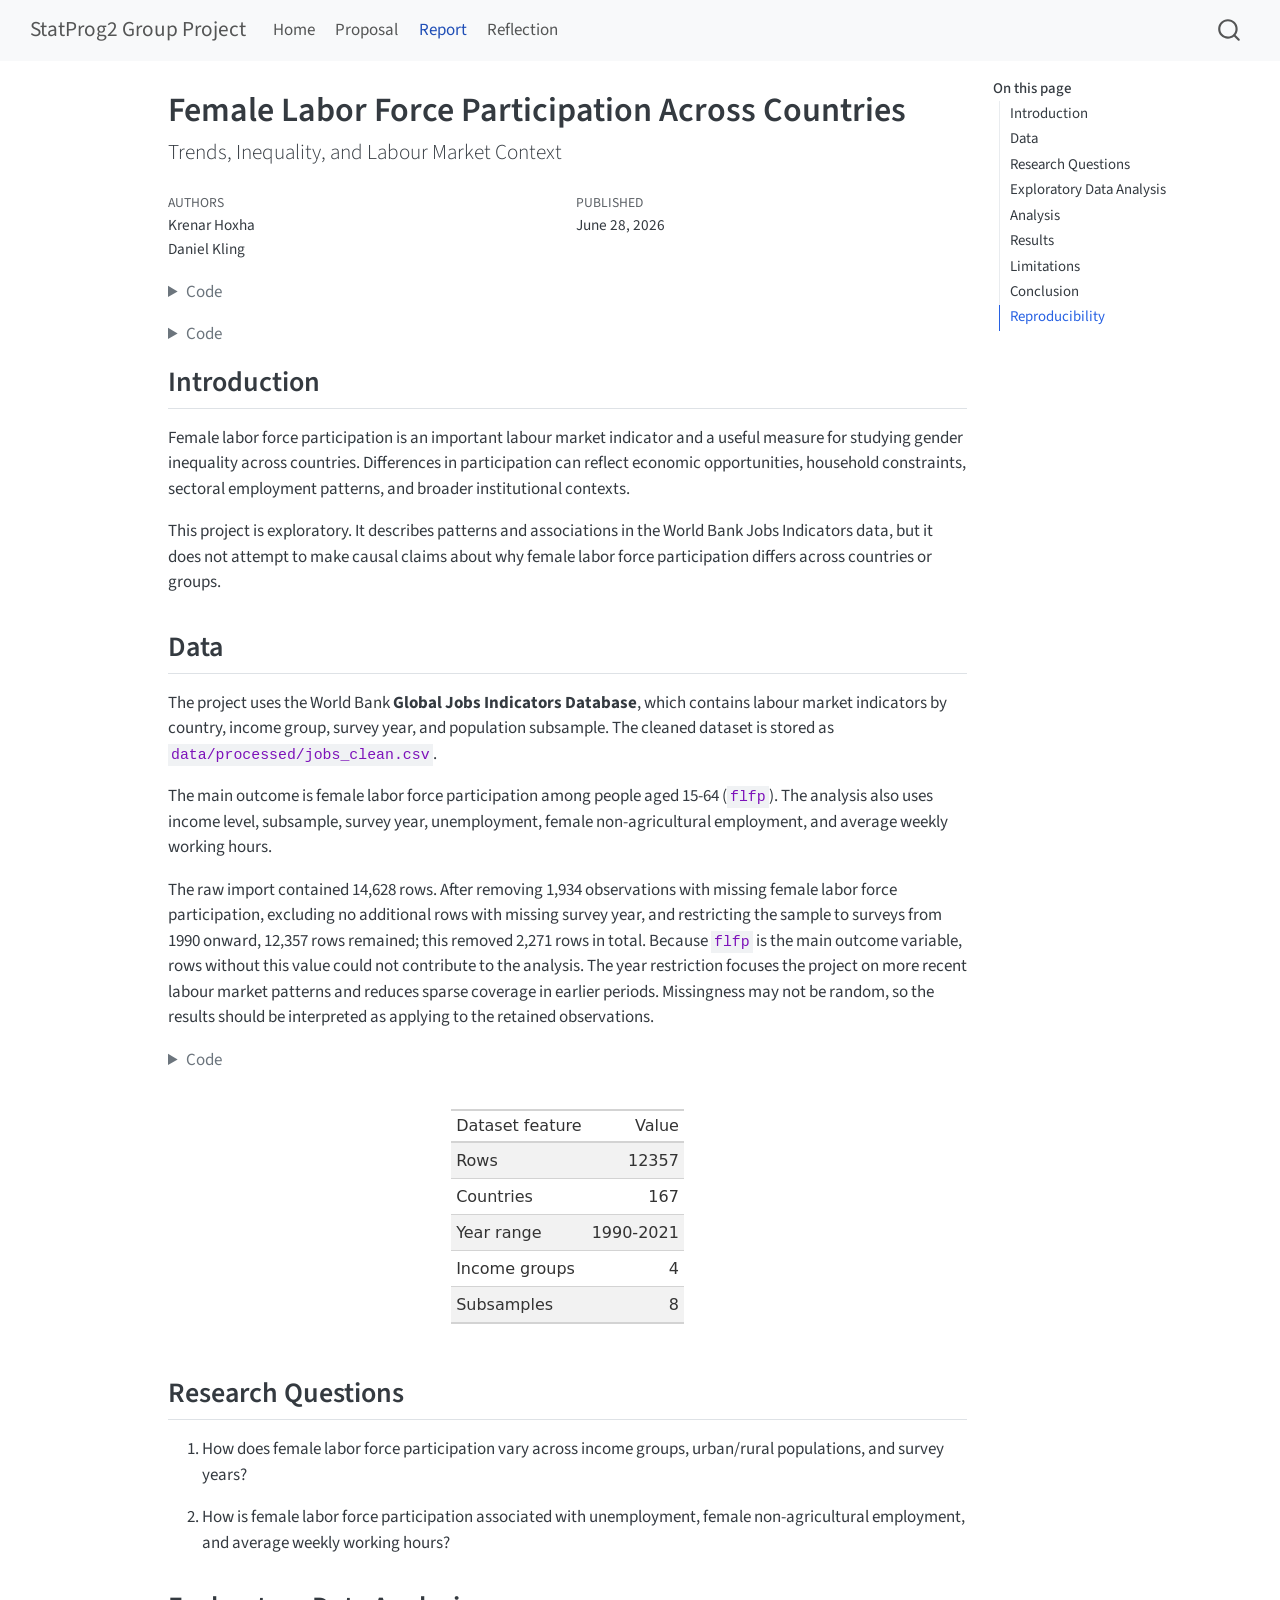
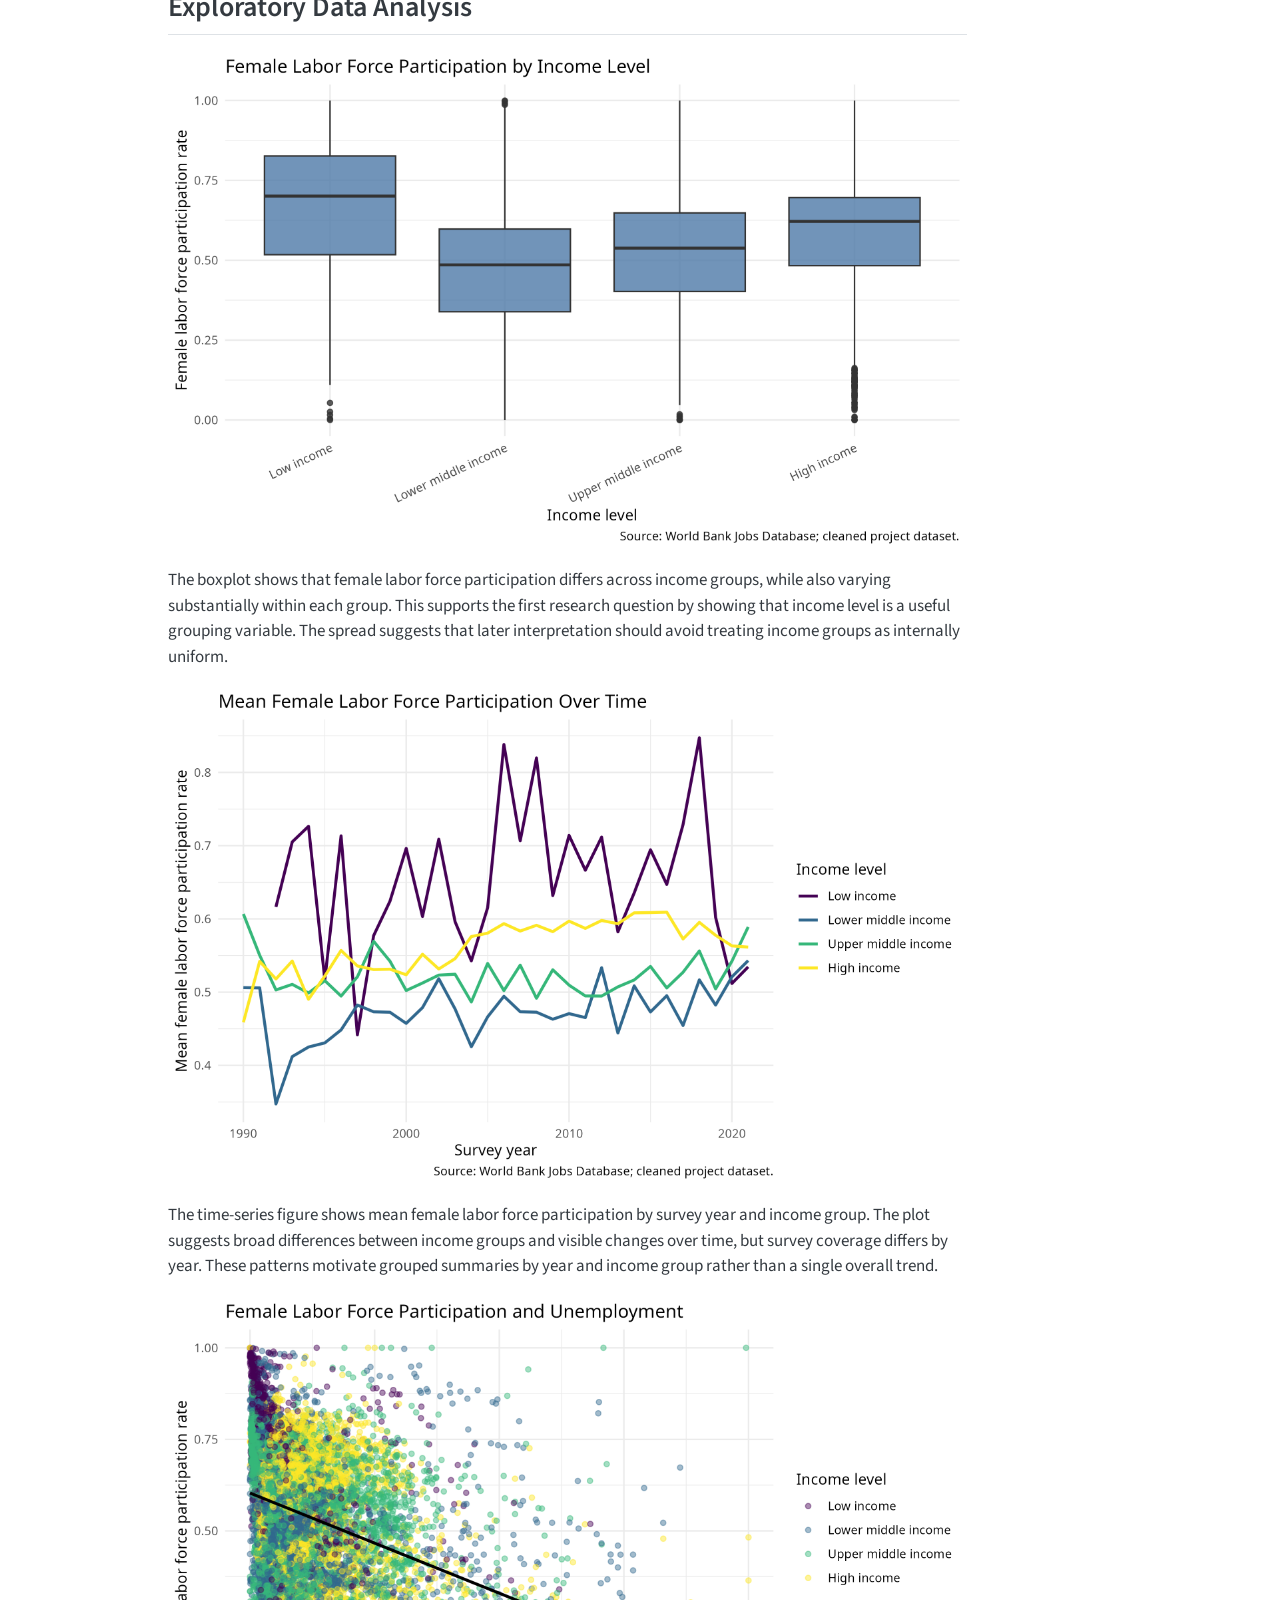
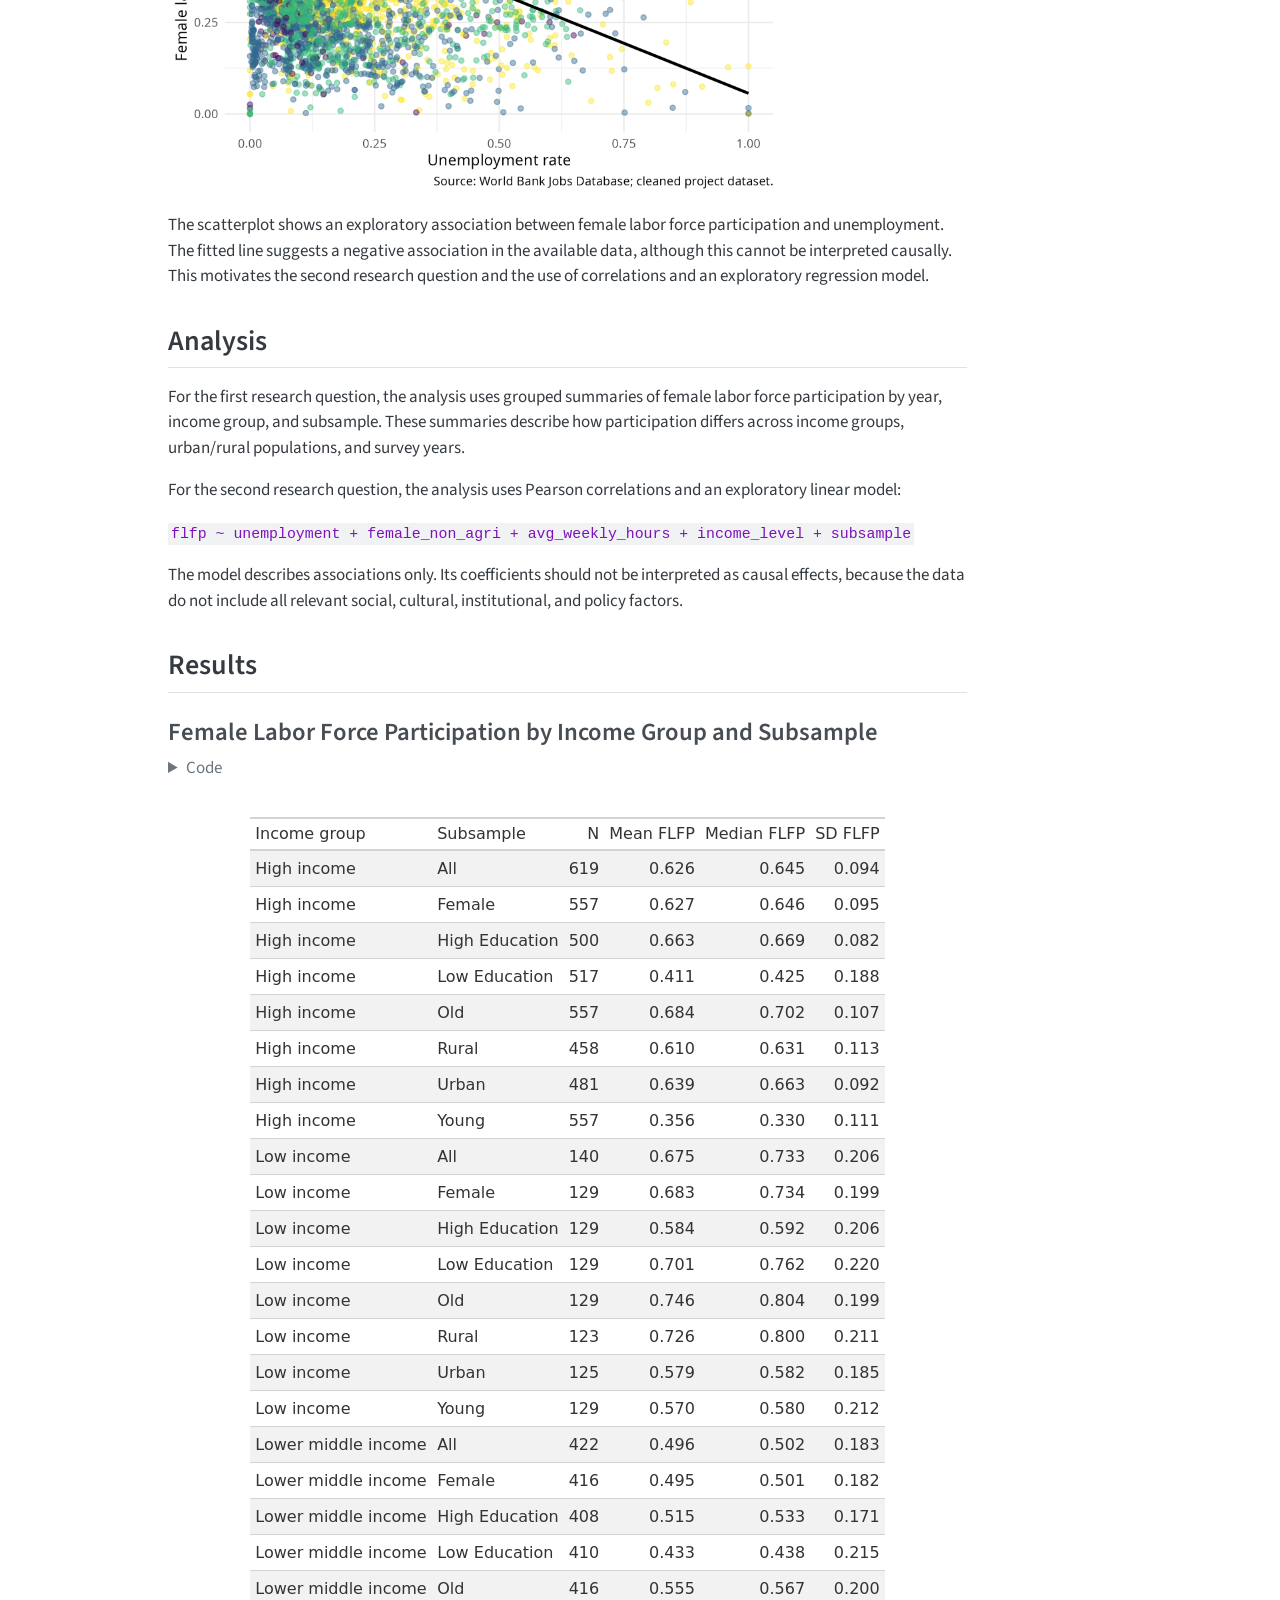
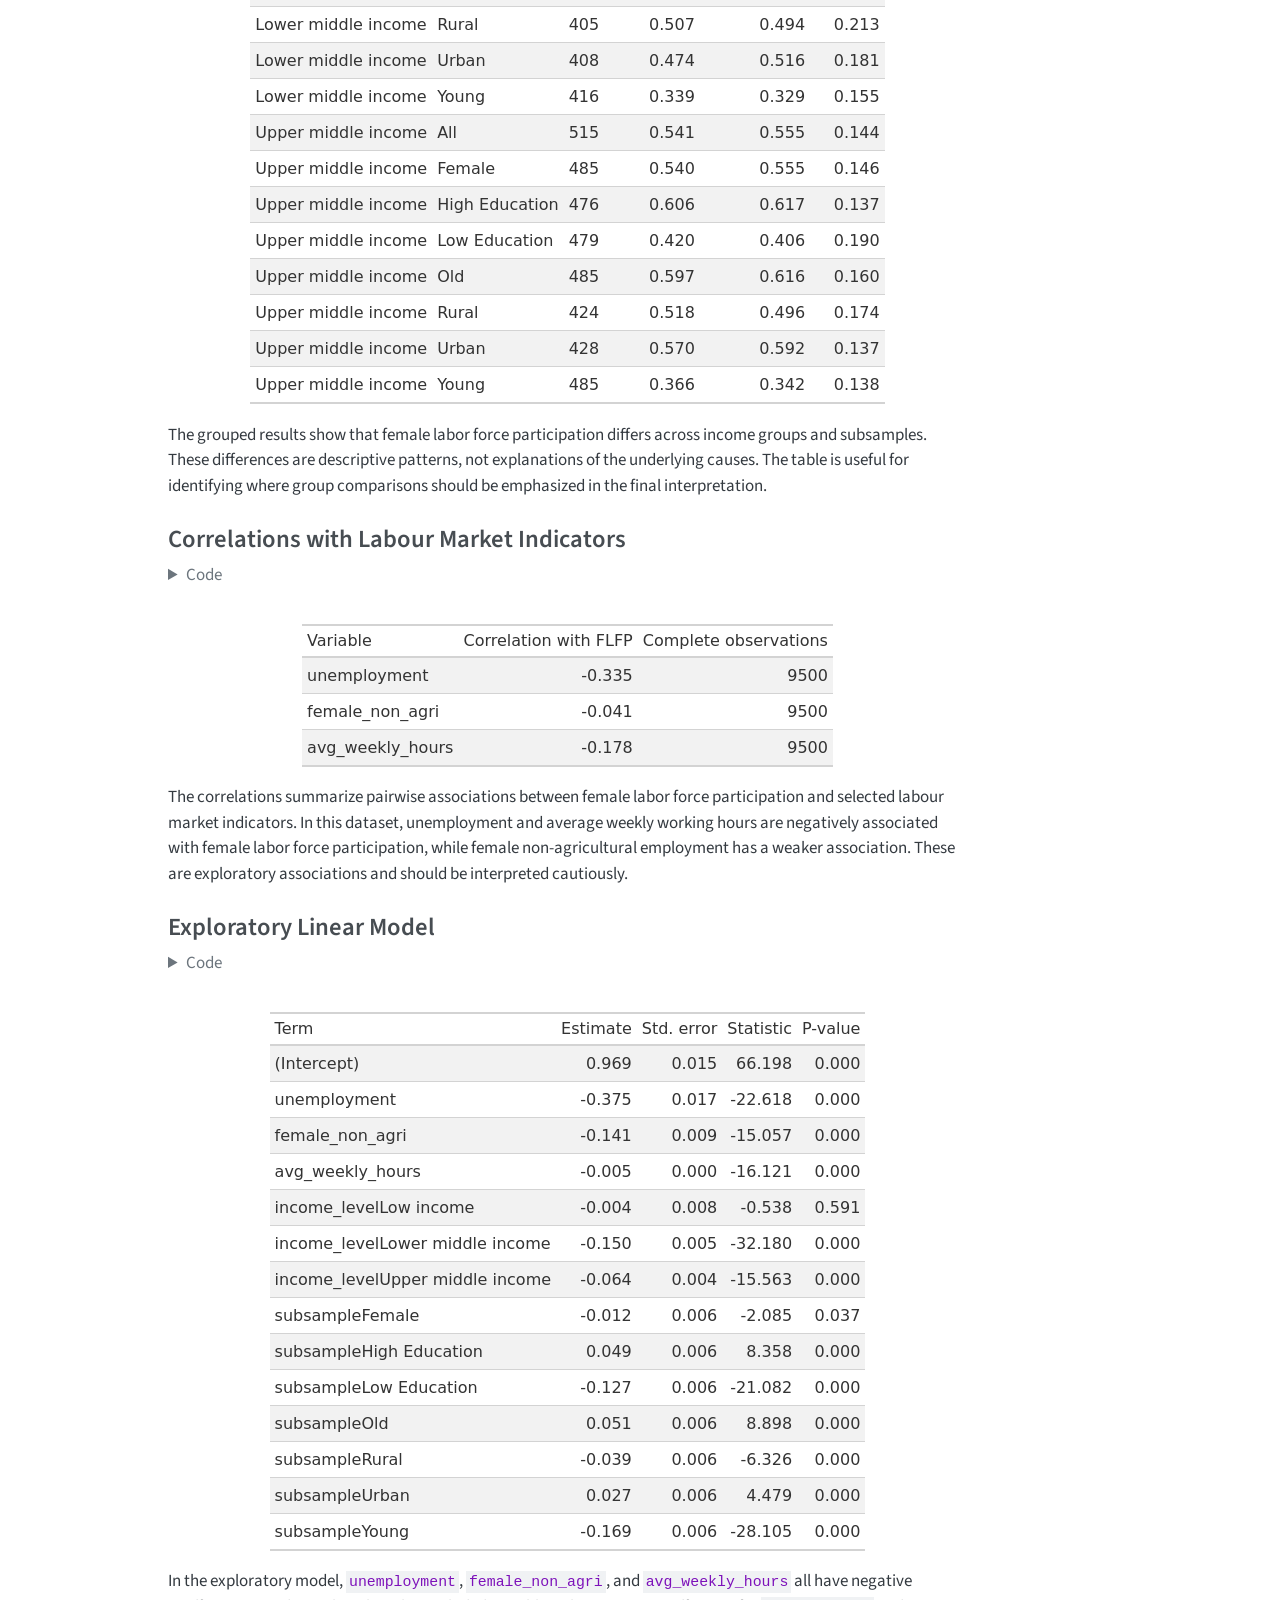
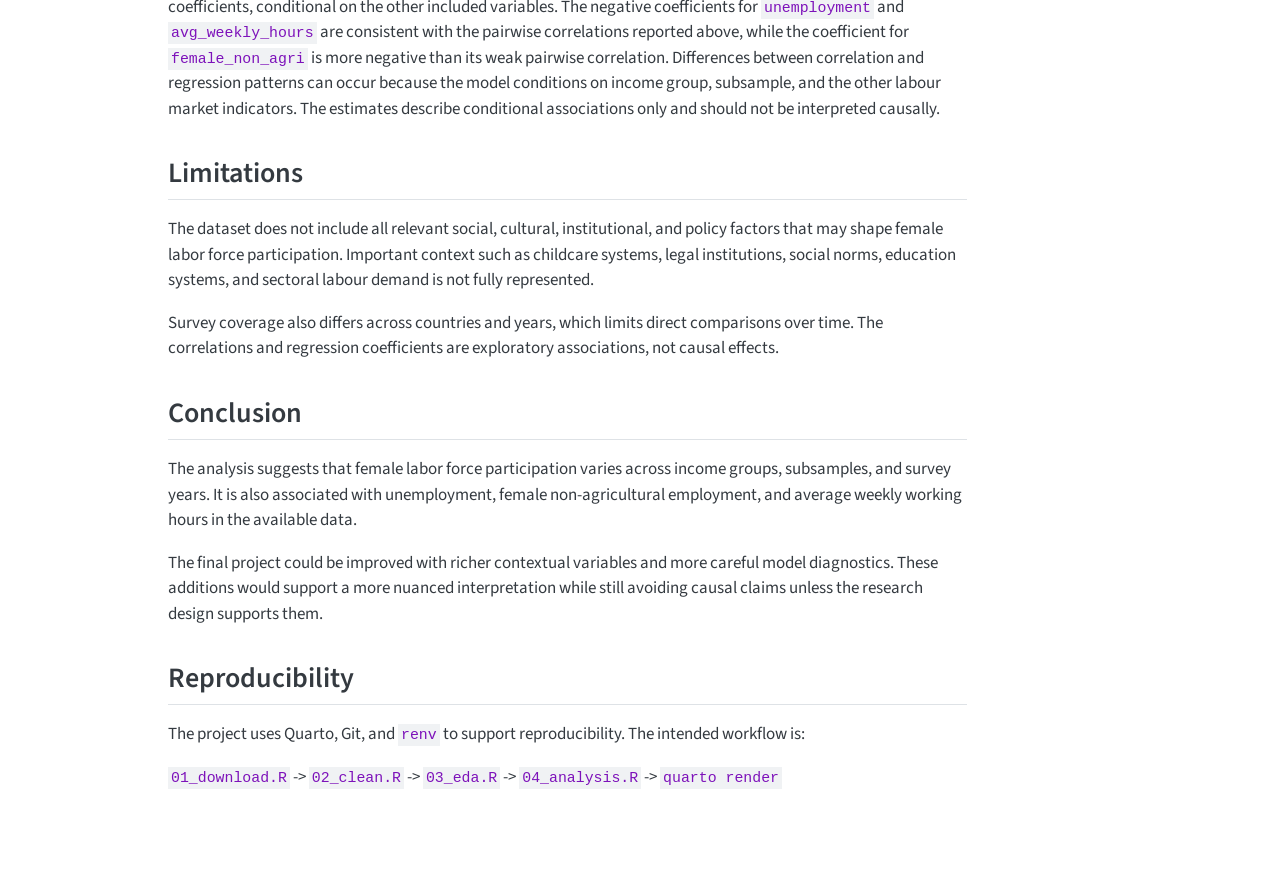
<file: docs/report.html>
<!DOCTYPE html>
<html xmlns="http://www.w3.org/1999/xhtml" lang="en" xml:lang="en"><head>

<meta charset="utf-8">
<meta name="generator" content="quarto-1.9.38">

<meta name="viewport" content="width=device-width, initial-scale=1.0, user-scalable=yes">

<meta name="author" content="Krenar Hoxha">
<meta name="author" content="Daniel Kling">
<meta name="dcterms.date" content="2026-06-28">

<title>Female Labor Force Participation Across Countries – StatProg2 Group Project</title>
<style>
/* Default styles provided by pandoc.
** See https://pandoc.org/MANUAL.html#variables-for-html for config info.
*/
code{white-space: pre-wrap;}
span.smallcaps{font-variant: small-caps;}
div.columns{display: flex; gap: min(4vw, 1.5em);}
div.column{flex: auto; overflow-x: auto;}
div.hanging-indent{margin-left: 1.5em; text-indent: -1.5em;}
ul.task-list{list-style: none;}
ul.task-list li input[type="checkbox"] {
  width: 0.8em;
  margin: 0 0.8em 0.2em -1em; /* quarto-specific, see https://github.com/quarto-dev/quarto-cli/issues/4556 */ 
  vertical-align: middle;
}
/* CSS for syntax highlighting */
html { -webkit-text-size-adjust: 100%; }
pre > code.sourceCode { white-space: pre; position: relative; }
pre > code.sourceCode > span { display: inline-block; line-height: 1.25; }
pre > code.sourceCode > span:empty { height: 1.2em; }
.sourceCode { overflow: visible; }
code.sourceCode > span { color: inherit; text-decoration: inherit; }
div.sourceCode { margin: 1em 0; }
pre.sourceCode { margin: 0; }
@media screen {
div.sourceCode { overflow: auto; }
}
@media print {
pre > code.sourceCode { white-space: pre-wrap; }
pre > code.sourceCode > span { text-indent: -5em; padding-left: 5em; }
}
pre.numberSource code
  { counter-reset: source-line 0; }
pre.numberSource code > span
  { position: relative; left: -4em; counter-increment: source-line; }
pre.numberSource code > span > a:first-child::before
  { content: counter(source-line);
    position: relative; left: -1em; text-align: right; vertical-align: baseline;
    border: none; display: inline-block;
    -webkit-touch-callout: none; -webkit-user-select: none;
    -khtml-user-select: none; -moz-user-select: none;
    -ms-user-select: none; user-select: none;
    padding: 0 4px; width: 4em;
  }
pre.numberSource { margin-left: 3em;  padding-left: 4px; }
div.sourceCode
  {   }
@media screen {
pre > code.sourceCode > span > a:first-child::before { text-decoration: underline; }
}
</style>


<script src="site_libs/quarto-nav/quarto-nav.js"></script>
<script src="site_libs/quarto-nav/headroom.min.js"></script>
<script src="site_libs/clipboard/clipboard.min.js"></script>
<script src="site_libs/quarto-search/autocomplete.umd.js"></script>
<script src="site_libs/quarto-search/fuse.min.js"></script>
<script src="site_libs/quarto-search/quarto-search.js"></script>
<meta name="quarto:offset" content="./">
<script src="site_libs/quarto-html/quarto.js" type="module"></script>
<script src="site_libs/quarto-html/tabsets/tabsets.js" type="module"></script>
<script src="site_libs/quarto-html/popper.min.js"></script>
<script src="site_libs/quarto-html/tippy.umd.min.js"></script>
<script src="site_libs/quarto-html/anchor.min.js"></script>
<link href="site_libs/quarto-html/tippy.css" rel="stylesheet">
<link href="site_libs/quarto-html/quarto-syntax-highlighting-15634bcf2e68342d4ad2dfa704d543f6.css" rel="stylesheet" id="quarto-text-highlighting-styles">
<script src="site_libs/bootstrap/bootstrap.min.js"></script>
<link href="site_libs/bootstrap/bootstrap-icons.css" rel="stylesheet">
<link href="site_libs/bootstrap/bootstrap-85ee6fa7f4150c29be0325b263c6ab25.min.css" rel="stylesheet" append-hash="true" id="quarto-bootstrap" data-mode="light">
<script id="quarto-search-options" type="application/json">{
  "location": "navbar",
  "copy-button": false,
  "collapse-after": 3,
  "panel-placement": "end",
  "type": "overlay",
  "limit": 50,
  "keyboard-shortcut": [
    "f",
    "/",
    "s"
  ],
  "show-item-context": false,
  "language": {
    "search-no-results-text": "No results",
    "search-matching-documents-text": "matching documents",
    "search-copy-link-title": "Copy link to search",
    "search-hide-matches-text": "Hide additional matches",
    "search-more-match-text": "more match in this document",
    "search-more-matches-text": "more matches in this document",
    "search-clear-button-title": "Clear",
    "search-text-placeholder": "",
    "search-detached-cancel-button-title": "Cancel",
    "search-submit-button-title": "Submit",
    "search-label": "Search"
  }
}</script>


</head>

<body class="nav-fixed quarto-light">

<div id="quarto-search-results"></div>
  <header id="quarto-header" class="headroom fixed-top">
    <nav class="navbar navbar-expand-lg " data-bs-theme="dark">
      <div class="navbar-container container-fluid">
      <div class="navbar-brand-container mx-auto">
    <a class="navbar-brand" href="./index.html">
    <span class="navbar-title">StatProg2 Group Project</span>
    </a>
  </div>
            <div id="quarto-search" class="" title="Search"></div>
          <button class="navbar-toggler" type="button" data-bs-toggle="collapse" data-bs-target="#navbarCollapse" aria-controls="navbarCollapse" role="menu" aria-expanded="false" aria-label="Toggle navigation" onclick="if (window.quartoToggleHeadroom) { window.quartoToggleHeadroom(); }">
  <span class="navbar-toggler-icon"></span>
</button>
          <div class="collapse navbar-collapse" id="navbarCollapse">
            <ul class="navbar-nav navbar-nav-scroll me-auto">
  <li class="nav-item">
    <a class="nav-link" href="./index.html"> 
<span class="menu-text">Home</span></a>
  </li>  
  <li class="nav-item">
    <a class="nav-link" href="./proposal.html"> 
<span class="menu-text">Proposal</span></a>
  </li>  
  <li class="nav-item">
    <a class="nav-link active" href="./report.html" aria-current="page"> 
<span class="menu-text">Report</span></a>
  </li>  
  <li class="nav-item">
    <a class="nav-link" href="./group-reflection.html"> 
<span class="menu-text">Reflection</span></a>
  </li>  
</ul>
          </div> <!-- /navcollapse -->
            <div class="quarto-navbar-tools">
</div>
      </div> <!-- /container-fluid -->
    </nav>
</header>
<!-- content -->
<div id="quarto-content" class="quarto-container page-columns page-rows-contents page-layout-article page-navbar">
<!-- sidebar -->
<!-- margin-sidebar -->
    <div id="quarto-margin-sidebar" class="sidebar margin-sidebar">
        <nav id="TOC" role="doc-toc" class="toc-active">
    <h2 id="toc-title">On this page</h2>
   
  <ul>
  <li><a href="#introduction" id="toc-introduction" class="nav-link active" data-scroll-target="#introduction">Introduction</a></li>
  <li><a href="#data" id="toc-data" class="nav-link" data-scroll-target="#data">Data</a></li>
  <li><a href="#research-questions" id="toc-research-questions" class="nav-link" data-scroll-target="#research-questions">Research Questions</a></li>
  <li><a href="#exploratory-data-analysis" id="toc-exploratory-data-analysis" class="nav-link" data-scroll-target="#exploratory-data-analysis">Exploratory Data Analysis</a></li>
  <li><a href="#analysis" id="toc-analysis" class="nav-link" data-scroll-target="#analysis">Analysis</a></li>
  <li><a href="#results" id="toc-results" class="nav-link" data-scroll-target="#results">Results</a>
  <ul class="collapse">
  <li><a href="#female-labor-force-participation-by-income-group-and-subsample" id="toc-female-labor-force-participation-by-income-group-and-subsample" class="nav-link" data-scroll-target="#female-labor-force-participation-by-income-group-and-subsample">Female Labor Force Participation by Income Group and Subsample</a></li>
  <li><a href="#correlations-with-labour-market-indicators" id="toc-correlations-with-labour-market-indicators" class="nav-link" data-scroll-target="#correlations-with-labour-market-indicators">Correlations with Labour Market Indicators</a></li>
  <li><a href="#exploratory-linear-model" id="toc-exploratory-linear-model" class="nav-link" data-scroll-target="#exploratory-linear-model">Exploratory Linear Model</a></li>
  </ul></li>
  <li><a href="#limitations" id="toc-limitations" class="nav-link" data-scroll-target="#limitations">Limitations</a></li>
  <li><a href="#conclusion" id="toc-conclusion" class="nav-link" data-scroll-target="#conclusion">Conclusion</a></li>
  <li><a href="#reproducibility" id="toc-reproducibility" class="nav-link" data-scroll-target="#reproducibility">Reproducibility</a></li>
  </ul>
</nav>
    </div>
<!-- main -->
<main class="content" id="quarto-document-content">

<header id="title-block-header" class="quarto-title-block default">
<div class="quarto-title">
<h1 class="title">Female Labor Force Participation Across Countries</h1>
<p class="subtitle lead">Trends, Inequality, and Labour Market Context</p>
</div>



<div class="quarto-title-meta">

    <div>
    <div class="quarto-title-meta-heading">Authors</div>
    <div class="quarto-title-meta-contents">
             <p>Krenar Hoxha </p>
             <p>Daniel Kling </p>
          </div>
  </div>
    
    <div>
    <div class="quarto-title-meta-heading">Published</div>
    <div class="quarto-title-meta-contents">
      <p class="date">June 28, 2026</p>
    </div>
  </div>
  
    
  </div>
  


</header>


<div class="cell">
<details class="code-fold">
<summary>Code</summary>
<div class="code-copy-outer-scaffold"><div class="sourceCode cell-code" id="cb1"><pre class="sourceCode r code-with-copy"><code class="sourceCode r"><span id="cb1-1"><a href="#cb1-1" aria-hidden="true" tabindex="-1"></a><span class="fu">library</span>(tidyverse)</span>
<span id="cb1-2"><a href="#cb1-2" aria-hidden="true" tabindex="-1"></a><span class="fu">library</span>(here)</span>
<span id="cb1-3"><a href="#cb1-3" aria-hidden="true" tabindex="-1"></a><span class="fu">library</span>(gt)</span>
<span id="cb1-4"><a href="#cb1-4" aria-hidden="true" tabindex="-1"></a><span class="fu">library</span>(broom)</span></code></pre></div><button title="Copy to Clipboard" class="code-copy-button"><i class="bi"></i></button></div>
</details>
</div>
<div class="cell">
<details class="code-fold">
<summary>Code</summary>
<div class="code-copy-outer-scaffold"><div class="sourceCode cell-code" id="cb2"><pre class="sourceCode r code-with-copy"><code class="sourceCode r"><span id="cb2-1"><a href="#cb2-1" aria-hidden="true" tabindex="-1"></a>jobs <span class="ot">&lt;-</span> <span class="fu">read_csv</span>(<span class="fu">here</span>(<span class="st">"data"</span>, <span class="st">"processed"</span>, <span class="st">"jobs_clean.csv"</span>))</span>
<span id="cb2-2"><a href="#cb2-2" aria-hidden="true" tabindex="-1"></a>flfp_by_year_income <span class="ot">&lt;-</span> <span class="fu">read_csv</span>(<span class="fu">here</span>(<span class="st">"data"</span>, <span class="st">"processed"</span>, <span class="st">"analysis_flfp_by_year_income.csv"</span>))</span>
<span id="cb2-3"><a href="#cb2-3" aria-hidden="true" tabindex="-1"></a>flfp_by_income_subsample <span class="ot">&lt;-</span> <span class="fu">read_csv</span>(<span class="fu">here</span>(<span class="st">"data"</span>, <span class="st">"processed"</span>, <span class="st">"analysis_flfp_by_income_subsample.csv"</span>))</span>
<span id="cb2-4"><a href="#cb2-4" aria-hidden="true" tabindex="-1"></a>model_data <span class="ot">&lt;-</span> <span class="fu">read_csv</span>(<span class="fu">here</span>(<span class="st">"data"</span>, <span class="st">"processed"</span>, <span class="st">"analysis_model_data.csv"</span>))</span>
<span id="cb2-5"><a href="#cb2-5" aria-hidden="true" tabindex="-1"></a>flfp_correlations <span class="ot">&lt;-</span> <span class="fu">read_csv</span>(<span class="fu">here</span>(<span class="st">"data"</span>, <span class="st">"processed"</span>, <span class="st">"analysis_flfp_correlations.csv"</span>))</span>
<span id="cb2-6"><a href="#cb2-6" aria-hidden="true" tabindex="-1"></a>model_coefficients <span class="ot">&lt;-</span> <span class="fu">read_csv</span>(<span class="fu">here</span>(<span class="st">"data"</span>, <span class="st">"processed"</span>, <span class="st">"analysis_flfp_model_coefficients.csv"</span>))</span>
<span id="cb2-7"><a href="#cb2-7" aria-hidden="true" tabindex="-1"></a>model_glance <span class="ot">&lt;-</span> <span class="fu">read_csv</span>(<span class="fu">here</span>(<span class="st">"data"</span>, <span class="st">"processed"</span>, <span class="st">"analysis_flfp_model_glance.csv"</span>))</span></code></pre></div><button title="Copy to Clipboard" class="code-copy-button"><i class="bi"></i></button></div>
</details>
</div>
<section id="introduction" class="level2">
<h2 class="anchored" data-anchor-id="introduction">Introduction</h2>
<p>Female labor force participation is an important labour market indicator and a useful measure for studying gender inequality across countries. Differences in participation can reflect economic opportunities, household constraints, sectoral employment patterns, and broader institutional contexts.</p>
<p>This project is exploratory. It describes patterns and associations in the World Bank Jobs Indicators data, but it does not attempt to make causal claims about why female labor force participation differs across countries or groups.</p>
</section>
<section id="data" class="level2">
<h2 class="anchored" data-anchor-id="data">Data</h2>
<p>The project uses the World Bank <strong>Global Jobs Indicators Database</strong>, which contains labour market indicators by country, income group, survey year, and population subsample. The cleaned dataset is stored as <code>data/processed/jobs_clean.csv</code>.</p>
<p>The main outcome is female labor force participation among people aged 15-64 (<code>flfp</code>). The analysis also uses income level, subsample, survey year, unemployment, female non-agricultural employment, and average weekly working hours.</p>
<p>The raw import contained 14,628 rows. After removing 1,934 observations with missing female labor force participation, excluding no additional rows with missing survey year, and restricting the sample to surveys from 1990 onward, 12,357 rows remained; this removed 2,271 rows in total. Because <code>flfp</code> is the main outcome variable, rows without this value could not contribute to the analysis. The year restriction focuses the project on more recent labour market patterns and reduces sparse coverage in earlier periods. Missingness may not be random, so the results should be interpreted as applying to the retained observations.</p>
<div class="cell">
<details class="code-fold">
<summary>Code</summary>
<div class="code-copy-outer-scaffold"><div class="sourceCode cell-code" id="cb3"><pre class="sourceCode r code-with-copy"><code class="sourceCode r"><span id="cb3-1"><a href="#cb3-1" aria-hidden="true" tabindex="-1"></a>data_overview <span class="ot">&lt;-</span> <span class="fu">tibble</span>(</span>
<span id="cb3-2"><a href="#cb3-2" aria-hidden="true" tabindex="-1"></a>  <span class="at">metric =</span> <span class="fu">c</span>(</span>
<span id="cb3-3"><a href="#cb3-3" aria-hidden="true" tabindex="-1"></a>    <span class="st">"Rows"</span>,</span>
<span id="cb3-4"><a href="#cb3-4" aria-hidden="true" tabindex="-1"></a>    <span class="st">"Countries"</span>,</span>
<span id="cb3-5"><a href="#cb3-5" aria-hidden="true" tabindex="-1"></a>    <span class="st">"Year range"</span>,</span>
<span id="cb3-6"><a href="#cb3-6" aria-hidden="true" tabindex="-1"></a>    <span class="st">"Income groups"</span>,</span>
<span id="cb3-7"><a href="#cb3-7" aria-hidden="true" tabindex="-1"></a>    <span class="st">"Subsamples"</span></span>
<span id="cb3-8"><a href="#cb3-8" aria-hidden="true" tabindex="-1"></a>  ),</span>
<span id="cb3-9"><a href="#cb3-9" aria-hidden="true" tabindex="-1"></a>  <span class="at">value =</span> <span class="fu">c</span>(</span>
<span id="cb3-10"><a href="#cb3-10" aria-hidden="true" tabindex="-1"></a>    <span class="fu">nrow</span>(jobs),</span>
<span id="cb3-11"><a href="#cb3-11" aria-hidden="true" tabindex="-1"></a>    <span class="fu">n_distinct</span>(jobs<span class="sc">$</span>country),</span>
<span id="cb3-12"><a href="#cb3-12" aria-hidden="true" tabindex="-1"></a>    <span class="fu">paste</span>(<span class="fu">min</span>(jobs<span class="sc">$</span>year, <span class="at">na.rm =</span> <span class="cn">TRUE</span>), <span class="fu">max</span>(jobs<span class="sc">$</span>year, <span class="at">na.rm =</span> <span class="cn">TRUE</span>), <span class="at">sep =</span> <span class="st">"-"</span>),</span>
<span id="cb3-13"><a href="#cb3-13" aria-hidden="true" tabindex="-1"></a>    <span class="fu">n_distinct</span>(jobs<span class="sc">$</span>income_level),</span>
<span id="cb3-14"><a href="#cb3-14" aria-hidden="true" tabindex="-1"></a>    <span class="fu">n_distinct</span>(jobs<span class="sc">$</span>subsample)</span>
<span id="cb3-15"><a href="#cb3-15" aria-hidden="true" tabindex="-1"></a>  )</span>
<span id="cb3-16"><a href="#cb3-16" aria-hidden="true" tabindex="-1"></a>)</span>
<span id="cb3-17"><a href="#cb3-17" aria-hidden="true" tabindex="-1"></a></span>
<span id="cb3-18"><a href="#cb3-18" aria-hidden="true" tabindex="-1"></a>data_overview <span class="sc">|&gt;</span></span>
<span id="cb3-19"><a href="#cb3-19" aria-hidden="true" tabindex="-1"></a>  <span class="fu">gt</span>() <span class="sc">|&gt;</span></span>
<span id="cb3-20"><a href="#cb3-20" aria-hidden="true" tabindex="-1"></a>  <span class="fu">cols_label</span>(</span>
<span id="cb3-21"><a href="#cb3-21" aria-hidden="true" tabindex="-1"></a>    <span class="at">metric =</span> <span class="st">"Dataset feature"</span>,</span>
<span id="cb3-22"><a href="#cb3-22" aria-hidden="true" tabindex="-1"></a>    <span class="at">value =</span> <span class="st">"Value"</span></span>
<span id="cb3-23"><a href="#cb3-23" aria-hidden="true" tabindex="-1"></a>  )</span></code></pre></div><button title="Copy to Clipboard" class="code-copy-button"><i class="bi"></i></button></div>
</details>
<div class="cell-output-display">
<div id="jxctphzvcf" style="padding-left:0px;padding-right:0px;padding-top:10px;padding-bottom:10px;overflow-x:auto;overflow-y:auto;width:auto;height:auto;">
<style>#jxctphzvcf table {
  font-family: system-ui, 'Segoe UI', Roboto, Helvetica, Arial, sans-serif, 'Apple Color Emoji', 'Segoe UI Emoji', 'Segoe UI Symbol', 'Noto Color Emoji';
  -webkit-font-smoothing: antialiased;
  -moz-osx-font-smoothing: grayscale;
}

#jxctphzvcf thead, #jxctphzvcf tbody, #jxctphzvcf tfoot, #jxctphzvcf tr, #jxctphzvcf td, #jxctphzvcf th {
  border-style: none;
}

#jxctphzvcf p {
  margin: 0;
  padding: 0;
}

#jxctphzvcf .gt_table {
  display: table;
  border-collapse: collapse;
  line-height: normal;
  margin-left: auto;
  margin-right: auto;
  color: #333333;
  font-size: 16px;
  font-weight: normal;
  font-style: normal;
  background-color: #FFFFFF;
  width: auto;
  border-top-style: solid;
  border-top-width: 2px;
  border-top-color: #A8A8A8;
  border-right-style: none;
  border-right-width: 2px;
  border-right-color: #D3D3D3;
  border-bottom-style: solid;
  border-bottom-width: 2px;
  border-bottom-color: #A8A8A8;
  border-left-style: none;
  border-left-width: 2px;
  border-left-color: #D3D3D3;
}

#jxctphzvcf .gt_caption {
  padding-top: 4px;
  padding-bottom: 4px;
}

#jxctphzvcf .gt_title {
  color: #333333;
  font-size: 125%;
  font-weight: initial;
  padding-top: 4px;
  padding-bottom: 4px;
  padding-left: 5px;
  padding-right: 5px;
  border-bottom-color: #FFFFFF;
  border-bottom-width: 0;
}

#jxctphzvcf .gt_subtitle {
  color: #333333;
  font-size: 85%;
  font-weight: initial;
  padding-top: 3px;
  padding-bottom: 5px;
  padding-left: 5px;
  padding-right: 5px;
  border-top-color: #FFFFFF;
  border-top-width: 0;
}

#jxctphzvcf .gt_heading {
  background-color: #FFFFFF;
  text-align: center;
  border-bottom-color: #FFFFFF;
  border-left-style: none;
  border-left-width: 1px;
  border-left-color: #D3D3D3;
  border-right-style: none;
  border-right-width: 1px;
  border-right-color: #D3D3D3;
}

#jxctphzvcf .gt_bottom_border {
  border-bottom-style: solid;
  border-bottom-width: 2px;
  border-bottom-color: #D3D3D3;
}

#jxctphzvcf .gt_col_headings {
  border-top-style: solid;
  border-top-width: 2px;
  border-top-color: #D3D3D3;
  border-bottom-style: solid;
  border-bottom-width: 2px;
  border-bottom-color: #D3D3D3;
  border-left-style: none;
  border-left-width: 1px;
  border-left-color: #D3D3D3;
  border-right-style: none;
  border-right-width: 1px;
  border-right-color: #D3D3D3;
}

#jxctphzvcf .gt_col_heading {
  color: #333333;
  background-color: #FFFFFF;
  font-size: 100%;
  font-weight: normal;
  text-transform: inherit;
  border-left-style: none;
  border-left-width: 1px;
  border-left-color: #D3D3D3;
  border-right-style: none;
  border-right-width: 1px;
  border-right-color: #D3D3D3;
  vertical-align: bottom;
  padding-top: 5px;
  padding-bottom: 6px;
  padding-left: 5px;
  padding-right: 5px;
  overflow-x: hidden;
}

#jxctphzvcf .gt_column_spanner_outer {
  color: #333333;
  background-color: #FFFFFF;
  font-size: 100%;
  font-weight: normal;
  text-transform: inherit;
  padding-top: 0;
  padding-bottom: 0;
  padding-left: 4px;
  padding-right: 4px;
}

#jxctphzvcf .gt_column_spanner_outer:first-child {
  padding-left: 0;
}

#jxctphzvcf .gt_column_spanner_outer:last-child {
  padding-right: 0;
}

#jxctphzvcf .gt_column_spanner {
  border-bottom-style: solid;
  border-bottom-width: 2px;
  border-bottom-color: #D3D3D3;
  vertical-align: bottom;
  padding-top: 5px;
  padding-bottom: 5px;
  overflow-x: hidden;
  display: inline-block;
  width: 100%;
}

#jxctphzvcf .gt_spanner_row {
  border-bottom-style: hidden;
}

#jxctphzvcf .gt_group_heading {
  padding-top: 8px;
  padding-bottom: 8px;
  padding-left: 5px;
  padding-right: 5px;
  color: #333333;
  background-color: #FFFFFF;
  font-size: 100%;
  font-weight: initial;
  text-transform: inherit;
  border-top-style: solid;
  border-top-width: 2px;
  border-top-color: #D3D3D3;
  border-bottom-style: solid;
  border-bottom-width: 2px;
  border-bottom-color: #D3D3D3;
  border-left-style: none;
  border-left-width: 1px;
  border-left-color: #D3D3D3;
  border-right-style: none;
  border-right-width: 1px;
  border-right-color: #D3D3D3;
  vertical-align: middle;
  text-align: left;
}

#jxctphzvcf .gt_empty_group_heading {
  padding: 0.5px;
  color: #333333;
  background-color: #FFFFFF;
  font-size: 100%;
  font-weight: initial;
  border-top-style: solid;
  border-top-width: 2px;
  border-top-color: #D3D3D3;
  border-bottom-style: solid;
  border-bottom-width: 2px;
  border-bottom-color: #D3D3D3;
  vertical-align: middle;
}

#jxctphzvcf .gt_from_md > :first-child {
  margin-top: 0;
}

#jxctphzvcf .gt_from_md > :last-child {
  margin-bottom: 0;
}

#jxctphzvcf .gt_row {
  padding-top: 8px;
  padding-bottom: 8px;
  padding-left: 5px;
  padding-right: 5px;
  margin: 10px;
  border-top-style: solid;
  border-top-width: 1px;
  border-top-color: #D3D3D3;
  border-left-style: none;
  border-left-width: 1px;
  border-left-color: #D3D3D3;
  border-right-style: none;
  border-right-width: 1px;
  border-right-color: #D3D3D3;
  vertical-align: middle;
  overflow-x: hidden;
}

#jxctphzvcf .gt_stub {
  color: #333333;
  background-color: #FFFFFF;
  font-size: 100%;
  font-weight: initial;
  text-transform: inherit;
  border-right-style: solid;
  border-right-width: 2px;
  border-right-color: #D3D3D3;
  padding-left: 5px;
  padding-right: 5px;
}

#jxctphzvcf .gt_stub_row_group {
  color: #333333;
  background-color: #FFFFFF;
  font-size: 100%;
  font-weight: initial;
  text-transform: inherit;
  border-right-style: solid;
  border-right-width: 2px;
  border-right-color: #D3D3D3;
  padding-left: 5px;
  padding-right: 5px;
  vertical-align: top;
}

#jxctphzvcf .gt_row_group_first td {
  border-top-width: 2px;
}

#jxctphzvcf .gt_row_group_first th {
  border-top-width: 2px;
}

#jxctphzvcf .gt_summary_row {
  color: #333333;
  background-color: #FFFFFF;
  text-transform: inherit;
  padding-top: 8px;
  padding-bottom: 8px;
  padding-left: 5px;
  padding-right: 5px;
}

#jxctphzvcf .gt_first_summary_row {
  border-top-style: solid;
  border-top-color: #D3D3D3;
}

#jxctphzvcf .gt_first_summary_row.thick {
  border-top-width: 2px;
}

#jxctphzvcf .gt_last_summary_row {
  padding-top: 8px;
  padding-bottom: 8px;
  padding-left: 5px;
  padding-right: 5px;
  border-bottom-style: solid;
  border-bottom-width: 2px;
  border-bottom-color: #D3D3D3;
}

#jxctphzvcf .gt_grand_summary_row {
  color: #333333;
  background-color: #FFFFFF;
  text-transform: inherit;
  padding-top: 8px;
  padding-bottom: 8px;
  padding-left: 5px;
  padding-right: 5px;
}

#jxctphzvcf .gt_first_grand_summary_row {
  padding-top: 8px;
  padding-bottom: 8px;
  padding-left: 5px;
  padding-right: 5px;
  border-top-style: double;
  border-top-width: 6px;
  border-top-color: #D3D3D3;
}

#jxctphzvcf .gt_last_grand_summary_row_top {
  padding-top: 8px;
  padding-bottom: 8px;
  padding-left: 5px;
  padding-right: 5px;
  border-bottom-style: double;
  border-bottom-width: 6px;
  border-bottom-color: #D3D3D3;
}

#jxctphzvcf .gt_striped {
  background-color: rgba(128, 128, 128, 0.05);
}

#jxctphzvcf .gt_table_body {
  border-top-style: solid;
  border-top-width: 2px;
  border-top-color: #D3D3D3;
  border-bottom-style: solid;
  border-bottom-width: 2px;
  border-bottom-color: #D3D3D3;
}

#jxctphzvcf .gt_footnotes {
  color: #333333;
  background-color: #FFFFFF;
  border-bottom-style: none;
  border-bottom-width: 2px;
  border-bottom-color: #D3D3D3;
  border-left-style: none;
  border-left-width: 2px;
  border-left-color: #D3D3D3;
  border-right-style: none;
  border-right-width: 2px;
  border-right-color: #D3D3D3;
}

#jxctphzvcf .gt_footnote {
  margin: 0px;
  font-size: 90%;
  padding-top: 4px;
  padding-bottom: 4px;
  padding-left: 5px;
  padding-right: 5px;
}

#jxctphzvcf .gt_sourcenotes {
  color: #333333;
  background-color: #FFFFFF;
  border-bottom-style: none;
  border-bottom-width: 2px;
  border-bottom-color: #D3D3D3;
  border-left-style: none;
  border-left-width: 2px;
  border-left-color: #D3D3D3;
  border-right-style: none;
  border-right-width: 2px;
  border-right-color: #D3D3D3;
}

#jxctphzvcf .gt_sourcenote {
  font-size: 90%;
  padding-top: 4px;
  padding-bottom: 4px;
  padding-left: 5px;
  padding-right: 5px;
}

#jxctphzvcf .gt_left {
  text-align: left;
}

#jxctphzvcf .gt_center {
  text-align: center;
}

#jxctphzvcf .gt_right {
  text-align: right;
  font-variant-numeric: tabular-nums;
}

#jxctphzvcf .gt_font_normal {
  font-weight: normal;
}

#jxctphzvcf .gt_font_bold {
  font-weight: bold;
}

#jxctphzvcf .gt_font_italic {
  font-style: italic;
}

#jxctphzvcf .gt_super {
  font-size: 65%;
}

#jxctphzvcf .gt_footnote_marks {
  font-size: 75%;
  vertical-align: 0.4em;
  position: initial;
}

#jxctphzvcf .gt_asterisk {
  font-size: 100%;
  vertical-align: 0;
}

#jxctphzvcf .gt_indent_1 {
  text-indent: 5px;
}

#jxctphzvcf .gt_indent_2 {
  text-indent: 10px;
}

#jxctphzvcf .gt_indent_3 {
  text-indent: 15px;
}

#jxctphzvcf .gt_indent_4 {
  text-indent: 20px;
}

#jxctphzvcf .gt_indent_5 {
  text-indent: 25px;
}

#jxctphzvcf .katex-display {
  display: inline-flex !important;
  margin-bottom: 0.75em !important;
}

#jxctphzvcf div.Reactable > div.rt-table > div.rt-thead > div.rt-tr.rt-tr-group-header > div.rt-th-group:after {
  height: 0px !important;
}
</style>

<table class="gt_table caption-top table table-sm table-striped small" data-quarto-bootstrap="false">
<thead>
<tr class="gt_col_headings header">
<th id="metric" class="gt_col_heading gt_columns_bottom_border gt_left" data-quarto-table-cell-role="th" scope="col">Dataset feature</th>
<th id="value" class="gt_col_heading gt_columns_bottom_border gt_right" data-quarto-table-cell-role="th" scope="col">Value</th>
</tr>
</thead>
<tbody class="gt_table_body">
<tr class="odd">
<td class="gt_row gt_left" headers="metric">Rows</td>
<td class="gt_row gt_right" headers="value">12357</td>
</tr>
<tr class="even">
<td class="gt_row gt_left" headers="metric">Countries</td>
<td class="gt_row gt_right" headers="value">167</td>
</tr>
<tr class="odd">
<td class="gt_row gt_left" headers="metric">Year range</td>
<td class="gt_row gt_right" headers="value">1990-2021</td>
</tr>
<tr class="even">
<td class="gt_row gt_left" headers="metric">Income groups</td>
<td class="gt_row gt_right" headers="value">4</td>
</tr>
<tr class="odd">
<td class="gt_row gt_left" headers="metric">Subsamples</td>
<td class="gt_row gt_right" headers="value">8</td>
</tr>
</tbody>
</table>

</div>
</div>
</div>
</section>
<section id="research-questions" class="level2">
<h2 class="anchored" data-anchor-id="research-questions">Research Questions</h2>
<ol type="1">
<li><p>How does female labor force participation vary across income groups, urban/rural populations, and survey years?</p></li>
<li><p>How is female labor force participation associated with unemployment, female non-agricultural employment, and average weekly working hours?</p></li>
</ol>
</section>
<section id="exploratory-data-analysis" class="level2">
<h2 class="anchored" data-anchor-id="exploratory-data-analysis">Exploratory Data Analysis</h2>
<p><img src="figures/eda_flfp_by_income.png" class="img-fluid"></p>
<p>The boxplot shows that female labor force participation differs across income groups, while also varying substantially within each group. This supports the first research question by showing that income level is a useful grouping variable. The spread suggests that later interpretation should avoid treating income groups as internally uniform.</p>
<p><img src="figures/eda_flfp_over_time_income.png" class="img-fluid"></p>
<p>The time-series figure shows mean female labor force participation by survey year and income group. The plot suggests broad differences between income groups and visible changes over time, but survey coverage differs by year. These patterns motivate grouped summaries by year and income group rather than a single overall trend.</p>
<p><img src="figures/eda_flfp_vs_unemployment.png" class="img-fluid"></p>
<p>The scatterplot shows an exploratory association between female labor force participation and unemployment. The fitted line suggests a negative association in the available data, although this cannot be interpreted causally. This motivates the second research question and the use of correlations and an exploratory regression model.</p>
</section>
<section id="analysis" class="level2">
<h2 class="anchored" data-anchor-id="analysis">Analysis</h2>
<p>For the first research question, the analysis uses grouped summaries of female labor force participation by year, income group, and subsample. These summaries describe how participation differs across income groups, urban/rural populations, and survey years.</p>
<p>For the second research question, the analysis uses Pearson correlations and an exploratory linear model:</p>
<p><code>flfp ~ unemployment + female_non_agri + avg_weekly_hours + income_level + subsample</code></p>
<p>The model describes associations only. Its coefficients should not be interpreted as causal effects, because the data do not include all relevant social, cultural, institutional, and policy factors.</p>
</section>
<section id="results" class="level2">
<h2 class="anchored" data-anchor-id="results">Results</h2>
<section id="female-labor-force-participation-by-income-group-and-subsample" class="level3">
<h3 class="anchored" data-anchor-id="female-labor-force-participation-by-income-group-and-subsample">Female Labor Force Participation by Income Group and Subsample</h3>
<div class="cell">
<details class="code-fold">
<summary>Code</summary>
<div class="code-copy-outer-scaffold"><div class="sourceCode cell-code" id="cb4"><pre class="sourceCode r code-with-copy"><code class="sourceCode r"><span id="cb4-1"><a href="#cb4-1" aria-hidden="true" tabindex="-1"></a>flfp_by_income_subsample <span class="sc">|&gt;</span></span>
<span id="cb4-2"><a href="#cb4-2" aria-hidden="true" tabindex="-1"></a>  <span class="fu">mutate</span>(<span class="fu">across</span>(<span class="fu">c</span>(mean_flfp, median_flfp, sd_flfp), <span class="sc">~</span> <span class="fu">round</span>(.x, <span class="dv">3</span>))) <span class="sc">|&gt;</span></span>
<span id="cb4-3"><a href="#cb4-3" aria-hidden="true" tabindex="-1"></a>  <span class="fu">gt</span>() <span class="sc">|&gt;</span></span>
<span id="cb4-4"><a href="#cb4-4" aria-hidden="true" tabindex="-1"></a>  <span class="fu">cols_label</span>(</span>
<span id="cb4-5"><a href="#cb4-5" aria-hidden="true" tabindex="-1"></a>    <span class="at">income_level =</span> <span class="st">"Income group"</span>,</span>
<span id="cb4-6"><a href="#cb4-6" aria-hidden="true" tabindex="-1"></a>    <span class="at">subsample =</span> <span class="st">"Subsample"</span>,</span>
<span id="cb4-7"><a href="#cb4-7" aria-hidden="true" tabindex="-1"></a>    <span class="at">n =</span> <span class="st">"N"</span>,</span>
<span id="cb4-8"><a href="#cb4-8" aria-hidden="true" tabindex="-1"></a>    <span class="at">mean_flfp =</span> <span class="st">"Mean FLFP"</span>,</span>
<span id="cb4-9"><a href="#cb4-9" aria-hidden="true" tabindex="-1"></a>    <span class="at">median_flfp =</span> <span class="st">"Median FLFP"</span>,</span>
<span id="cb4-10"><a href="#cb4-10" aria-hidden="true" tabindex="-1"></a>    <span class="at">sd_flfp =</span> <span class="st">"SD FLFP"</span></span>
<span id="cb4-11"><a href="#cb4-11" aria-hidden="true" tabindex="-1"></a>  )</span></code></pre></div><button title="Copy to Clipboard" class="code-copy-button"><i class="bi"></i></button></div>
</details>
<div class="cell-output-display">
<div id="xxckhhwciq" style="padding-left:0px;padding-right:0px;padding-top:10px;padding-bottom:10px;overflow-x:auto;overflow-y:auto;width:auto;height:auto;">
<style>#xxckhhwciq table {
  font-family: system-ui, 'Segoe UI', Roboto, Helvetica, Arial, sans-serif, 'Apple Color Emoji', 'Segoe UI Emoji', 'Segoe UI Symbol', 'Noto Color Emoji';
  -webkit-font-smoothing: antialiased;
  -moz-osx-font-smoothing: grayscale;
}

#xxckhhwciq thead, #xxckhhwciq tbody, #xxckhhwciq tfoot, #xxckhhwciq tr, #xxckhhwciq td, #xxckhhwciq th {
  border-style: none;
}

#xxckhhwciq p {
  margin: 0;
  padding: 0;
}

#xxckhhwciq .gt_table {
  display: table;
  border-collapse: collapse;
  line-height: normal;
  margin-left: auto;
  margin-right: auto;
  color: #333333;
  font-size: 16px;
  font-weight: normal;
  font-style: normal;
  background-color: #FFFFFF;
  width: auto;
  border-top-style: solid;
  border-top-width: 2px;
  border-top-color: #A8A8A8;
  border-right-style: none;
  border-right-width: 2px;
  border-right-color: #D3D3D3;
  border-bottom-style: solid;
  border-bottom-width: 2px;
  border-bottom-color: #A8A8A8;
  border-left-style: none;
  border-left-width: 2px;
  border-left-color: #D3D3D3;
}

#xxckhhwciq .gt_caption {
  padding-top: 4px;
  padding-bottom: 4px;
}

#xxckhhwciq .gt_title {
  color: #333333;
  font-size: 125%;
  font-weight: initial;
  padding-top: 4px;
  padding-bottom: 4px;
  padding-left: 5px;
  padding-right: 5px;
  border-bottom-color: #FFFFFF;
  border-bottom-width: 0;
}

#xxckhhwciq .gt_subtitle {
  color: #333333;
  font-size: 85%;
  font-weight: initial;
  padding-top: 3px;
  padding-bottom: 5px;
  padding-left: 5px;
  padding-right: 5px;
  border-top-color: #FFFFFF;
  border-top-width: 0;
}

#xxckhhwciq .gt_heading {
  background-color: #FFFFFF;
  text-align: center;
  border-bottom-color: #FFFFFF;
  border-left-style: none;
  border-left-width: 1px;
  border-left-color: #D3D3D3;
  border-right-style: none;
  border-right-width: 1px;
  border-right-color: #D3D3D3;
}

#xxckhhwciq .gt_bottom_border {
  border-bottom-style: solid;
  border-bottom-width: 2px;
  border-bottom-color: #D3D3D3;
}

#xxckhhwciq .gt_col_headings {
  border-top-style: solid;
  border-top-width: 2px;
  border-top-color: #D3D3D3;
  border-bottom-style: solid;
  border-bottom-width: 2px;
  border-bottom-color: #D3D3D3;
  border-left-style: none;
  border-left-width: 1px;
  border-left-color: #D3D3D3;
  border-right-style: none;
  border-right-width: 1px;
  border-right-color: #D3D3D3;
}

#xxckhhwciq .gt_col_heading {
  color: #333333;
  background-color: #FFFFFF;
  font-size: 100%;
  font-weight: normal;
  text-transform: inherit;
  border-left-style: none;
  border-left-width: 1px;
  border-left-color: #D3D3D3;
  border-right-style: none;
  border-right-width: 1px;
  border-right-color: #D3D3D3;
  vertical-align: bottom;
  padding-top: 5px;
  padding-bottom: 6px;
  padding-left: 5px;
  padding-right: 5px;
  overflow-x: hidden;
}

#xxckhhwciq .gt_column_spanner_outer {
  color: #333333;
  background-color: #FFFFFF;
  font-size: 100%;
  font-weight: normal;
  text-transform: inherit;
  padding-top: 0;
  padding-bottom: 0;
  padding-left: 4px;
  padding-right: 4px;
}

#xxckhhwciq .gt_column_spanner_outer:first-child {
  padding-left: 0;
}

#xxckhhwciq .gt_column_spanner_outer:last-child {
  padding-right: 0;
}

#xxckhhwciq .gt_column_spanner {
  border-bottom-style: solid;
  border-bottom-width: 2px;
  border-bottom-color: #D3D3D3;
  vertical-align: bottom;
  padding-top: 5px;
  padding-bottom: 5px;
  overflow-x: hidden;
  display: inline-block;
  width: 100%;
}

#xxckhhwciq .gt_spanner_row {
  border-bottom-style: hidden;
}

#xxckhhwciq .gt_group_heading {
  padding-top: 8px;
  padding-bottom: 8px;
  padding-left: 5px;
  padding-right: 5px;
  color: #333333;
  background-color: #FFFFFF;
  font-size: 100%;
  font-weight: initial;
  text-transform: inherit;
  border-top-style: solid;
  border-top-width: 2px;
  border-top-color: #D3D3D3;
  border-bottom-style: solid;
  border-bottom-width: 2px;
  border-bottom-color: #D3D3D3;
  border-left-style: none;
  border-left-width: 1px;
  border-left-color: #D3D3D3;
  border-right-style: none;
  border-right-width: 1px;
  border-right-color: #D3D3D3;
  vertical-align: middle;
  text-align: left;
}

#xxckhhwciq .gt_empty_group_heading {
  padding: 0.5px;
  color: #333333;
  background-color: #FFFFFF;
  font-size: 100%;
  font-weight: initial;
  border-top-style: solid;
  border-top-width: 2px;
  border-top-color: #D3D3D3;
  border-bottom-style: solid;
  border-bottom-width: 2px;
  border-bottom-color: #D3D3D3;
  vertical-align: middle;
}

#xxckhhwciq .gt_from_md > :first-child {
  margin-top: 0;
}

#xxckhhwciq .gt_from_md > :last-child {
  margin-bottom: 0;
}

#xxckhhwciq .gt_row {
  padding-top: 8px;
  padding-bottom: 8px;
  padding-left: 5px;
  padding-right: 5px;
  margin: 10px;
  border-top-style: solid;
  border-top-width: 1px;
  border-top-color: #D3D3D3;
  border-left-style: none;
  border-left-width: 1px;
  border-left-color: #D3D3D3;
  border-right-style: none;
  border-right-width: 1px;
  border-right-color: #D3D3D3;
  vertical-align: middle;
  overflow-x: hidden;
}

#xxckhhwciq .gt_stub {
  color: #333333;
  background-color: #FFFFFF;
  font-size: 100%;
  font-weight: initial;
  text-transform: inherit;
  border-right-style: solid;
  border-right-width: 2px;
  border-right-color: #D3D3D3;
  padding-left: 5px;
  padding-right: 5px;
}

#xxckhhwciq .gt_stub_row_group {
  color: #333333;
  background-color: #FFFFFF;
  font-size: 100%;
  font-weight: initial;
  text-transform: inherit;
  border-right-style: solid;
  border-right-width: 2px;
  border-right-color: #D3D3D3;
  padding-left: 5px;
  padding-right: 5px;
  vertical-align: top;
}

#xxckhhwciq .gt_row_group_first td {
  border-top-width: 2px;
}

#xxckhhwciq .gt_row_group_first th {
  border-top-width: 2px;
}

#xxckhhwciq .gt_summary_row {
  color: #333333;
  background-color: #FFFFFF;
  text-transform: inherit;
  padding-top: 8px;
  padding-bottom: 8px;
  padding-left: 5px;
  padding-right: 5px;
}

#xxckhhwciq .gt_first_summary_row {
  border-top-style: solid;
  border-top-color: #D3D3D3;
}

#xxckhhwciq .gt_first_summary_row.thick {
  border-top-width: 2px;
}

#xxckhhwciq .gt_last_summary_row {
  padding-top: 8px;
  padding-bottom: 8px;
  padding-left: 5px;
  padding-right: 5px;
  border-bottom-style: solid;
  border-bottom-width: 2px;
  border-bottom-color: #D3D3D3;
}

#xxckhhwciq .gt_grand_summary_row {
  color: #333333;
  background-color: #FFFFFF;
  text-transform: inherit;
  padding-top: 8px;
  padding-bottom: 8px;
  padding-left: 5px;
  padding-right: 5px;
}

#xxckhhwciq .gt_first_grand_summary_row {
  padding-top: 8px;
  padding-bottom: 8px;
  padding-left: 5px;
  padding-right: 5px;
  border-top-style: double;
  border-top-width: 6px;
  border-top-color: #D3D3D3;
}

#xxckhhwciq .gt_last_grand_summary_row_top {
  padding-top: 8px;
  padding-bottom: 8px;
  padding-left: 5px;
  padding-right: 5px;
  border-bottom-style: double;
  border-bottom-width: 6px;
  border-bottom-color: #D3D3D3;
}

#xxckhhwciq .gt_striped {
  background-color: rgba(128, 128, 128, 0.05);
}

#xxckhhwciq .gt_table_body {
  border-top-style: solid;
  border-top-width: 2px;
  border-top-color: #D3D3D3;
  border-bottom-style: solid;
  border-bottom-width: 2px;
  border-bottom-color: #D3D3D3;
}

#xxckhhwciq .gt_footnotes {
  color: #333333;
  background-color: #FFFFFF;
  border-bottom-style: none;
  border-bottom-width: 2px;
  border-bottom-color: #D3D3D3;
  border-left-style: none;
  border-left-width: 2px;
  border-left-color: #D3D3D3;
  border-right-style: none;
  border-right-width: 2px;
  border-right-color: #D3D3D3;
}

#xxckhhwciq .gt_footnote {
  margin: 0px;
  font-size: 90%;
  padding-top: 4px;
  padding-bottom: 4px;
  padding-left: 5px;
  padding-right: 5px;
}

#xxckhhwciq .gt_sourcenotes {
  color: #333333;
  background-color: #FFFFFF;
  border-bottom-style: none;
  border-bottom-width: 2px;
  border-bottom-color: #D3D3D3;
  border-left-style: none;
  border-left-width: 2px;
  border-left-color: #D3D3D3;
  border-right-style: none;
  border-right-width: 2px;
  border-right-color: #D3D3D3;
}

#xxckhhwciq .gt_sourcenote {
  font-size: 90%;
  padding-top: 4px;
  padding-bottom: 4px;
  padding-left: 5px;
  padding-right: 5px;
}

#xxckhhwciq .gt_left {
  text-align: left;
}

#xxckhhwciq .gt_center {
  text-align: center;
}

#xxckhhwciq .gt_right {
  text-align: right;
  font-variant-numeric: tabular-nums;
}

#xxckhhwciq .gt_font_normal {
  font-weight: normal;
}

#xxckhhwciq .gt_font_bold {
  font-weight: bold;
}

#xxckhhwciq .gt_font_italic {
  font-style: italic;
}

#xxckhhwciq .gt_super {
  font-size: 65%;
}

#xxckhhwciq .gt_footnote_marks {
  font-size: 75%;
  vertical-align: 0.4em;
  position: initial;
}

#xxckhhwciq .gt_asterisk {
  font-size: 100%;
  vertical-align: 0;
}

#xxckhhwciq .gt_indent_1 {
  text-indent: 5px;
}

#xxckhhwciq .gt_indent_2 {
  text-indent: 10px;
}

#xxckhhwciq .gt_indent_3 {
  text-indent: 15px;
}

#xxckhhwciq .gt_indent_4 {
  text-indent: 20px;
}

#xxckhhwciq .gt_indent_5 {
  text-indent: 25px;
}

#xxckhhwciq .katex-display {
  display: inline-flex !important;
  margin-bottom: 0.75em !important;
}

#xxckhhwciq div.Reactable > div.rt-table > div.rt-thead > div.rt-tr.rt-tr-group-header > div.rt-th-group:after {
  height: 0px !important;
}
</style>

<table class="gt_table caption-top table table-sm table-striped small" data-quarto-bootstrap="false">
<thead>
<tr class="gt_col_headings header">
<th id="income_level" class="gt_col_heading gt_columns_bottom_border gt_left" data-quarto-table-cell-role="th" scope="col">Income group</th>
<th id="subsample" class="gt_col_heading gt_columns_bottom_border gt_left" data-quarto-table-cell-role="th" scope="col">Subsample</th>
<th id="n" class="gt_col_heading gt_columns_bottom_border gt_right" data-quarto-table-cell-role="th" scope="col">N</th>
<th id="mean_flfp" class="gt_col_heading gt_columns_bottom_border gt_right" data-quarto-table-cell-role="th" scope="col">Mean FLFP</th>
<th id="median_flfp" class="gt_col_heading gt_columns_bottom_border gt_right" data-quarto-table-cell-role="th" scope="col">Median FLFP</th>
<th id="sd_flfp" class="gt_col_heading gt_columns_bottom_border gt_right" data-quarto-table-cell-role="th" scope="col">SD FLFP</th>
</tr>
</thead>
<tbody class="gt_table_body">
<tr class="odd">
<td class="gt_row gt_left" headers="income_level">High income</td>
<td class="gt_row gt_left" headers="subsample">All</td>
<td class="gt_row gt_right" headers="n">619</td>
<td class="gt_row gt_right" headers="mean_flfp">0.626</td>
<td class="gt_row gt_right" headers="median_flfp">0.645</td>
<td class="gt_row gt_right" headers="sd_flfp">0.094</td>
</tr>
<tr class="even">
<td class="gt_row gt_left" headers="income_level">High income</td>
<td class="gt_row gt_left" headers="subsample">Female</td>
<td class="gt_row gt_right" headers="n">557</td>
<td class="gt_row gt_right" headers="mean_flfp">0.627</td>
<td class="gt_row gt_right" headers="median_flfp">0.646</td>
<td class="gt_row gt_right" headers="sd_flfp">0.095</td>
</tr>
<tr class="odd">
<td class="gt_row gt_left" headers="income_level">High income</td>
<td class="gt_row gt_left" headers="subsample">High Education</td>
<td class="gt_row gt_right" headers="n">500</td>
<td class="gt_row gt_right" headers="mean_flfp">0.663</td>
<td class="gt_row gt_right" headers="median_flfp">0.669</td>
<td class="gt_row gt_right" headers="sd_flfp">0.082</td>
</tr>
<tr class="even">
<td class="gt_row gt_left" headers="income_level">High income</td>
<td class="gt_row gt_left" headers="subsample">Low Education</td>
<td class="gt_row gt_right" headers="n">517</td>
<td class="gt_row gt_right" headers="mean_flfp">0.411</td>
<td class="gt_row gt_right" headers="median_flfp">0.425</td>
<td class="gt_row gt_right" headers="sd_flfp">0.188</td>
</tr>
<tr class="odd">
<td class="gt_row gt_left" headers="income_level">High income</td>
<td class="gt_row gt_left" headers="subsample">Old</td>
<td class="gt_row gt_right" headers="n">557</td>
<td class="gt_row gt_right" headers="mean_flfp">0.684</td>
<td class="gt_row gt_right" headers="median_flfp">0.702</td>
<td class="gt_row gt_right" headers="sd_flfp">0.107</td>
</tr>
<tr class="even">
<td class="gt_row gt_left" headers="income_level">High income</td>
<td class="gt_row gt_left" headers="subsample">Rural</td>
<td class="gt_row gt_right" headers="n">458</td>
<td class="gt_row gt_right" headers="mean_flfp">0.610</td>
<td class="gt_row gt_right" headers="median_flfp">0.631</td>
<td class="gt_row gt_right" headers="sd_flfp">0.113</td>
</tr>
<tr class="odd">
<td class="gt_row gt_left" headers="income_level">High income</td>
<td class="gt_row gt_left" headers="subsample">Urban</td>
<td class="gt_row gt_right" headers="n">481</td>
<td class="gt_row gt_right" headers="mean_flfp">0.639</td>
<td class="gt_row gt_right" headers="median_flfp">0.663</td>
<td class="gt_row gt_right" headers="sd_flfp">0.092</td>
</tr>
<tr class="even">
<td class="gt_row gt_left" headers="income_level">High income</td>
<td class="gt_row gt_left" headers="subsample">Young</td>
<td class="gt_row gt_right" headers="n">557</td>
<td class="gt_row gt_right" headers="mean_flfp">0.356</td>
<td class="gt_row gt_right" headers="median_flfp">0.330</td>
<td class="gt_row gt_right" headers="sd_flfp">0.111</td>
</tr>
<tr class="odd">
<td class="gt_row gt_left" headers="income_level">Low income</td>
<td class="gt_row gt_left" headers="subsample">All</td>
<td class="gt_row gt_right" headers="n">140</td>
<td class="gt_row gt_right" headers="mean_flfp">0.675</td>
<td class="gt_row gt_right" headers="median_flfp">0.733</td>
<td class="gt_row gt_right" headers="sd_flfp">0.206</td>
</tr>
<tr class="even">
<td class="gt_row gt_left" headers="income_level">Low income</td>
<td class="gt_row gt_left" headers="subsample">Female</td>
<td class="gt_row gt_right" headers="n">129</td>
<td class="gt_row gt_right" headers="mean_flfp">0.683</td>
<td class="gt_row gt_right" headers="median_flfp">0.734</td>
<td class="gt_row gt_right" headers="sd_flfp">0.199</td>
</tr>
<tr class="odd">
<td class="gt_row gt_left" headers="income_level">Low income</td>
<td class="gt_row gt_left" headers="subsample">High Education</td>
<td class="gt_row gt_right" headers="n">129</td>
<td class="gt_row gt_right" headers="mean_flfp">0.584</td>
<td class="gt_row gt_right" headers="median_flfp">0.592</td>
<td class="gt_row gt_right" headers="sd_flfp">0.206</td>
</tr>
<tr class="even">
<td class="gt_row gt_left" headers="income_level">Low income</td>
<td class="gt_row gt_left" headers="subsample">Low Education</td>
<td class="gt_row gt_right" headers="n">129</td>
<td class="gt_row gt_right" headers="mean_flfp">0.701</td>
<td class="gt_row gt_right" headers="median_flfp">0.762</td>
<td class="gt_row gt_right" headers="sd_flfp">0.220</td>
</tr>
<tr class="odd">
<td class="gt_row gt_left" headers="income_level">Low income</td>
<td class="gt_row gt_left" headers="subsample">Old</td>
<td class="gt_row gt_right" headers="n">129</td>
<td class="gt_row gt_right" headers="mean_flfp">0.746</td>
<td class="gt_row gt_right" headers="median_flfp">0.804</td>
<td class="gt_row gt_right" headers="sd_flfp">0.199</td>
</tr>
<tr class="even">
<td class="gt_row gt_left" headers="income_level">Low income</td>
<td class="gt_row gt_left" headers="subsample">Rural</td>
<td class="gt_row gt_right" headers="n">123</td>
<td class="gt_row gt_right" headers="mean_flfp">0.726</td>
<td class="gt_row gt_right" headers="median_flfp">0.800</td>
<td class="gt_row gt_right" headers="sd_flfp">0.211</td>
</tr>
<tr class="odd">
<td class="gt_row gt_left" headers="income_level">Low income</td>
<td class="gt_row gt_left" headers="subsample">Urban</td>
<td class="gt_row gt_right" headers="n">125</td>
<td class="gt_row gt_right" headers="mean_flfp">0.579</td>
<td class="gt_row gt_right" headers="median_flfp">0.582</td>
<td class="gt_row gt_right" headers="sd_flfp">0.185</td>
</tr>
<tr class="even">
<td class="gt_row gt_left" headers="income_level">Low income</td>
<td class="gt_row gt_left" headers="subsample">Young</td>
<td class="gt_row gt_right" headers="n">129</td>
<td class="gt_row gt_right" headers="mean_flfp">0.570</td>
<td class="gt_row gt_right" headers="median_flfp">0.580</td>
<td class="gt_row gt_right" headers="sd_flfp">0.212</td>
</tr>
<tr class="odd">
<td class="gt_row gt_left" headers="income_level">Lower middle income</td>
<td class="gt_row gt_left" headers="subsample">All</td>
<td class="gt_row gt_right" headers="n">422</td>
<td class="gt_row gt_right" headers="mean_flfp">0.496</td>
<td class="gt_row gt_right" headers="median_flfp">0.502</td>
<td class="gt_row gt_right" headers="sd_flfp">0.183</td>
</tr>
<tr class="even">
<td class="gt_row gt_left" headers="income_level">Lower middle income</td>
<td class="gt_row gt_left" headers="subsample">Female</td>
<td class="gt_row gt_right" headers="n">416</td>
<td class="gt_row gt_right" headers="mean_flfp">0.495</td>
<td class="gt_row gt_right" headers="median_flfp">0.501</td>
<td class="gt_row gt_right" headers="sd_flfp">0.182</td>
</tr>
<tr class="odd">
<td class="gt_row gt_left" headers="income_level">Lower middle income</td>
<td class="gt_row gt_left" headers="subsample">High Education</td>
<td class="gt_row gt_right" headers="n">408</td>
<td class="gt_row gt_right" headers="mean_flfp">0.515</td>
<td class="gt_row gt_right" headers="median_flfp">0.533</td>
<td class="gt_row gt_right" headers="sd_flfp">0.171</td>
</tr>
<tr class="even">
<td class="gt_row gt_left" headers="income_level">Lower middle income</td>
<td class="gt_row gt_left" headers="subsample">Low Education</td>
<td class="gt_row gt_right" headers="n">410</td>
<td class="gt_row gt_right" headers="mean_flfp">0.433</td>
<td class="gt_row gt_right" headers="median_flfp">0.438</td>
<td class="gt_row gt_right" headers="sd_flfp">0.215</td>
</tr>
<tr class="odd">
<td class="gt_row gt_left" headers="income_level">Lower middle income</td>
<td class="gt_row gt_left" headers="subsample">Old</td>
<td class="gt_row gt_right" headers="n">416</td>
<td class="gt_row gt_right" headers="mean_flfp">0.555</td>
<td class="gt_row gt_right" headers="median_flfp">0.567</td>
<td class="gt_row gt_right" headers="sd_flfp">0.200</td>
</tr>
<tr class="even">
<td class="gt_row gt_left" headers="income_level">Lower middle income</td>
<td class="gt_row gt_left" headers="subsample">Rural</td>
<td class="gt_row gt_right" headers="n">405</td>
<td class="gt_row gt_right" headers="mean_flfp">0.507</td>
<td class="gt_row gt_right" headers="median_flfp">0.494</td>
<td class="gt_row gt_right" headers="sd_flfp">0.213</td>
</tr>
<tr class="odd">
<td class="gt_row gt_left" headers="income_level">Lower middle income</td>
<td class="gt_row gt_left" headers="subsample">Urban</td>
<td class="gt_row gt_right" headers="n">408</td>
<td class="gt_row gt_right" headers="mean_flfp">0.474</td>
<td class="gt_row gt_right" headers="median_flfp">0.516</td>
<td class="gt_row gt_right" headers="sd_flfp">0.181</td>
</tr>
<tr class="even">
<td class="gt_row gt_left" headers="income_level">Lower middle income</td>
<td class="gt_row gt_left" headers="subsample">Young</td>
<td class="gt_row gt_right" headers="n">416</td>
<td class="gt_row gt_right" headers="mean_flfp">0.339</td>
<td class="gt_row gt_right" headers="median_flfp">0.329</td>
<td class="gt_row gt_right" headers="sd_flfp">0.155</td>
</tr>
<tr class="odd">
<td class="gt_row gt_left" headers="income_level">Upper middle income</td>
<td class="gt_row gt_left" headers="subsample">All</td>
<td class="gt_row gt_right" headers="n">515</td>
<td class="gt_row gt_right" headers="mean_flfp">0.541</td>
<td class="gt_row gt_right" headers="median_flfp">0.555</td>
<td class="gt_row gt_right" headers="sd_flfp">0.144</td>
</tr>
<tr class="even">
<td class="gt_row gt_left" headers="income_level">Upper middle income</td>
<td class="gt_row gt_left" headers="subsample">Female</td>
<td class="gt_row gt_right" headers="n">485</td>
<td class="gt_row gt_right" headers="mean_flfp">0.540</td>
<td class="gt_row gt_right" headers="median_flfp">0.555</td>
<td class="gt_row gt_right" headers="sd_flfp">0.146</td>
</tr>
<tr class="odd">
<td class="gt_row gt_left" headers="income_level">Upper middle income</td>
<td class="gt_row gt_left" headers="subsample">High Education</td>
<td class="gt_row gt_right" headers="n">476</td>
<td class="gt_row gt_right" headers="mean_flfp">0.606</td>
<td class="gt_row gt_right" headers="median_flfp">0.617</td>
<td class="gt_row gt_right" headers="sd_flfp">0.137</td>
</tr>
<tr class="even">
<td class="gt_row gt_left" headers="income_level">Upper middle income</td>
<td class="gt_row gt_left" headers="subsample">Low Education</td>
<td class="gt_row gt_right" headers="n">479</td>
<td class="gt_row gt_right" headers="mean_flfp">0.420</td>
<td class="gt_row gt_right" headers="median_flfp">0.406</td>
<td class="gt_row gt_right" headers="sd_flfp">0.190</td>
</tr>
<tr class="odd">
<td class="gt_row gt_left" headers="income_level">Upper middle income</td>
<td class="gt_row gt_left" headers="subsample">Old</td>
<td class="gt_row gt_right" headers="n">485</td>
<td class="gt_row gt_right" headers="mean_flfp">0.597</td>
<td class="gt_row gt_right" headers="median_flfp">0.616</td>
<td class="gt_row gt_right" headers="sd_flfp">0.160</td>
</tr>
<tr class="even">
<td class="gt_row gt_left" headers="income_level">Upper middle income</td>
<td class="gt_row gt_left" headers="subsample">Rural</td>
<td class="gt_row gt_right" headers="n">424</td>
<td class="gt_row gt_right" headers="mean_flfp">0.518</td>
<td class="gt_row gt_right" headers="median_flfp">0.496</td>
<td class="gt_row gt_right" headers="sd_flfp">0.174</td>
</tr>
<tr class="odd">
<td class="gt_row gt_left" headers="income_level">Upper middle income</td>
<td class="gt_row gt_left" headers="subsample">Urban</td>
<td class="gt_row gt_right" headers="n">428</td>
<td class="gt_row gt_right" headers="mean_flfp">0.570</td>
<td class="gt_row gt_right" headers="median_flfp">0.592</td>
<td class="gt_row gt_right" headers="sd_flfp">0.137</td>
</tr>
<tr class="even">
<td class="gt_row gt_left" headers="income_level">Upper middle income</td>
<td class="gt_row gt_left" headers="subsample">Young</td>
<td class="gt_row gt_right" headers="n">485</td>
<td class="gt_row gt_right" headers="mean_flfp">0.366</td>
<td class="gt_row gt_right" headers="median_flfp">0.342</td>
<td class="gt_row gt_right" headers="sd_flfp">0.138</td>
</tr>
</tbody>
</table>

</div>
</div>
</div>
<p>The grouped results show that female labor force participation differs across income groups and subsamples. These differences are descriptive patterns, not explanations of the underlying causes. The table is useful for identifying where group comparisons should be emphasized in the final interpretation.</p>
</section>
<section id="correlations-with-labour-market-indicators" class="level3">
<h3 class="anchored" data-anchor-id="correlations-with-labour-market-indicators">Correlations with Labour Market Indicators</h3>
<div class="cell">
<details class="code-fold">
<summary>Code</summary>
<div class="code-copy-outer-scaffold"><div class="sourceCode cell-code" id="cb5"><pre class="sourceCode r code-with-copy"><code class="sourceCode r"><span id="cb5-1"><a href="#cb5-1" aria-hidden="true" tabindex="-1"></a>flfp_correlations <span class="sc">|&gt;</span></span>
<span id="cb5-2"><a href="#cb5-2" aria-hidden="true" tabindex="-1"></a>  <span class="fu">mutate</span>(<span class="at">correlation_with_flfp =</span> <span class="fu">round</span>(correlation_with_flfp, <span class="dv">3</span>)) <span class="sc">|&gt;</span></span>
<span id="cb5-3"><a href="#cb5-3" aria-hidden="true" tabindex="-1"></a>  <span class="fu">gt</span>() <span class="sc">|&gt;</span></span>
<span id="cb5-4"><a href="#cb5-4" aria-hidden="true" tabindex="-1"></a>  <span class="fu">cols_label</span>(</span>
<span id="cb5-5"><a href="#cb5-5" aria-hidden="true" tabindex="-1"></a>    <span class="at">variable =</span> <span class="st">"Variable"</span>,</span>
<span id="cb5-6"><a href="#cb5-6" aria-hidden="true" tabindex="-1"></a>    <span class="at">correlation_with_flfp =</span> <span class="st">"Correlation with FLFP"</span>,</span>
<span id="cb5-7"><a href="#cb5-7" aria-hidden="true" tabindex="-1"></a>    <span class="at">n_complete =</span> <span class="st">"Complete observations"</span></span>
<span id="cb5-8"><a href="#cb5-8" aria-hidden="true" tabindex="-1"></a>  )</span></code></pre></div><button title="Copy to Clipboard" class="code-copy-button"><i class="bi"></i></button></div>
</details>
<div class="cell-output-display">
<div id="kbuoukzvra" style="padding-left:0px;padding-right:0px;padding-top:10px;padding-bottom:10px;overflow-x:auto;overflow-y:auto;width:auto;height:auto;">
<style>#kbuoukzvra table {
  font-family: system-ui, 'Segoe UI', Roboto, Helvetica, Arial, sans-serif, 'Apple Color Emoji', 'Segoe UI Emoji', 'Segoe UI Symbol', 'Noto Color Emoji';
  -webkit-font-smoothing: antialiased;
  -moz-osx-font-smoothing: grayscale;
}

#kbuoukzvra thead, #kbuoukzvra tbody, #kbuoukzvra tfoot, #kbuoukzvra tr, #kbuoukzvra td, #kbuoukzvra th {
  border-style: none;
}

#kbuoukzvra p {
  margin: 0;
  padding: 0;
}

#kbuoukzvra .gt_table {
  display: table;
  border-collapse: collapse;
  line-height: normal;
  margin-left: auto;
  margin-right: auto;
  color: #333333;
  font-size: 16px;
  font-weight: normal;
  font-style: normal;
  background-color: #FFFFFF;
  width: auto;
  border-top-style: solid;
  border-top-width: 2px;
  border-top-color: #A8A8A8;
  border-right-style: none;
  border-right-width: 2px;
  border-right-color: #D3D3D3;
  border-bottom-style: solid;
  border-bottom-width: 2px;
  border-bottom-color: #A8A8A8;
  border-left-style: none;
  border-left-width: 2px;
  border-left-color: #D3D3D3;
}

#kbuoukzvra .gt_caption {
  padding-top: 4px;
  padding-bottom: 4px;
}

#kbuoukzvra .gt_title {
  color: #333333;
  font-size: 125%;
  font-weight: initial;
  padding-top: 4px;
  padding-bottom: 4px;
  padding-left: 5px;
  padding-right: 5px;
  border-bottom-color: #FFFFFF;
  border-bottom-width: 0;
}

#kbuoukzvra .gt_subtitle {
  color: #333333;
  font-size: 85%;
  font-weight: initial;
  padding-top: 3px;
  padding-bottom: 5px;
  padding-left: 5px;
  padding-right: 5px;
  border-top-color: #FFFFFF;
  border-top-width: 0;
}

#kbuoukzvra .gt_heading {
  background-color: #FFFFFF;
  text-align: center;
  border-bottom-color: #FFFFFF;
  border-left-style: none;
  border-left-width: 1px;
  border-left-color: #D3D3D3;
  border-right-style: none;
  border-right-width: 1px;
  border-right-color: #D3D3D3;
}

#kbuoukzvra .gt_bottom_border {
  border-bottom-style: solid;
  border-bottom-width: 2px;
  border-bottom-color: #D3D3D3;
}

#kbuoukzvra .gt_col_headings {
  border-top-style: solid;
  border-top-width: 2px;
  border-top-color: #D3D3D3;
  border-bottom-style: solid;
  border-bottom-width: 2px;
  border-bottom-color: #D3D3D3;
  border-left-style: none;
  border-left-width: 1px;
  border-left-color: #D3D3D3;
  border-right-style: none;
  border-right-width: 1px;
  border-right-color: #D3D3D3;
}

#kbuoukzvra .gt_col_heading {
  color: #333333;
  background-color: #FFFFFF;
  font-size: 100%;
  font-weight: normal;
  text-transform: inherit;
  border-left-style: none;
  border-left-width: 1px;
  border-left-color: #D3D3D3;
  border-right-style: none;
  border-right-width: 1px;
  border-right-color: #D3D3D3;
  vertical-align: bottom;
  padding-top: 5px;
  padding-bottom: 6px;
  padding-left: 5px;
  padding-right: 5px;
  overflow-x: hidden;
}

#kbuoukzvra .gt_column_spanner_outer {
  color: #333333;
  background-color: #FFFFFF;
  font-size: 100%;
  font-weight: normal;
  text-transform: inherit;
  padding-top: 0;
  padding-bottom: 0;
  padding-left: 4px;
  padding-right: 4px;
}

#kbuoukzvra .gt_column_spanner_outer:first-child {
  padding-left: 0;
}

#kbuoukzvra .gt_column_spanner_outer:last-child {
  padding-right: 0;
}

#kbuoukzvra .gt_column_spanner {
  border-bottom-style: solid;
  border-bottom-width: 2px;
  border-bottom-color: #D3D3D3;
  vertical-align: bottom;
  padding-top: 5px;
  padding-bottom: 5px;
  overflow-x: hidden;
  display: inline-block;
  width: 100%;
}

#kbuoukzvra .gt_spanner_row {
  border-bottom-style: hidden;
}

#kbuoukzvra .gt_group_heading {
  padding-top: 8px;
  padding-bottom: 8px;
  padding-left: 5px;
  padding-right: 5px;
  color: #333333;
  background-color: #FFFFFF;
  font-size: 100%;
  font-weight: initial;
  text-transform: inherit;
  border-top-style: solid;
  border-top-width: 2px;
  border-top-color: #D3D3D3;
  border-bottom-style: solid;
  border-bottom-width: 2px;
  border-bottom-color: #D3D3D3;
  border-left-style: none;
  border-left-width: 1px;
  border-left-color: #D3D3D3;
  border-right-style: none;
  border-right-width: 1px;
  border-right-color: #D3D3D3;
  vertical-align: middle;
  text-align: left;
}

#kbuoukzvra .gt_empty_group_heading {
  padding: 0.5px;
  color: #333333;
  background-color: #FFFFFF;
  font-size: 100%;
  font-weight: initial;
  border-top-style: solid;
  border-top-width: 2px;
  border-top-color: #D3D3D3;
  border-bottom-style: solid;
  border-bottom-width: 2px;
  border-bottom-color: #D3D3D3;
  vertical-align: middle;
}

#kbuoukzvra .gt_from_md > :first-child {
  margin-top: 0;
}

#kbuoukzvra .gt_from_md > :last-child {
  margin-bottom: 0;
}

#kbuoukzvra .gt_row {
  padding-top: 8px;
  padding-bottom: 8px;
  padding-left: 5px;
  padding-right: 5px;
  margin: 10px;
  border-top-style: solid;
  border-top-width: 1px;
  border-top-color: #D3D3D3;
  border-left-style: none;
  border-left-width: 1px;
  border-left-color: #D3D3D3;
  border-right-style: none;
  border-right-width: 1px;
  border-right-color: #D3D3D3;
  vertical-align: middle;
  overflow-x: hidden;
}

#kbuoukzvra .gt_stub {
  color: #333333;
  background-color: #FFFFFF;
  font-size: 100%;
  font-weight: initial;
  text-transform: inherit;
  border-right-style: solid;
  border-right-width: 2px;
  border-right-color: #D3D3D3;
  padding-left: 5px;
  padding-right: 5px;
}

#kbuoukzvra .gt_stub_row_group {
  color: #333333;
  background-color: #FFFFFF;
  font-size: 100%;
  font-weight: initial;
  text-transform: inherit;
  border-right-style: solid;
  border-right-width: 2px;
  border-right-color: #D3D3D3;
  padding-left: 5px;
  padding-right: 5px;
  vertical-align: top;
}

#kbuoukzvra .gt_row_group_first td {
  border-top-width: 2px;
}

#kbuoukzvra .gt_row_group_first th {
  border-top-width: 2px;
}

#kbuoukzvra .gt_summary_row {
  color: #333333;
  background-color: #FFFFFF;
  text-transform: inherit;
  padding-top: 8px;
  padding-bottom: 8px;
  padding-left: 5px;
  padding-right: 5px;
}

#kbuoukzvra .gt_first_summary_row {
  border-top-style: solid;
  border-top-color: #D3D3D3;
}

#kbuoukzvra .gt_first_summary_row.thick {
  border-top-width: 2px;
}

#kbuoukzvra .gt_last_summary_row {
  padding-top: 8px;
  padding-bottom: 8px;
  padding-left: 5px;
  padding-right: 5px;
  border-bottom-style: solid;
  border-bottom-width: 2px;
  border-bottom-color: #D3D3D3;
}

#kbuoukzvra .gt_grand_summary_row {
  color: #333333;
  background-color: #FFFFFF;
  text-transform: inherit;
  padding-top: 8px;
  padding-bottom: 8px;
  padding-left: 5px;
  padding-right: 5px;
}

#kbuoukzvra .gt_first_grand_summary_row {
  padding-top: 8px;
  padding-bottom: 8px;
  padding-left: 5px;
  padding-right: 5px;
  border-top-style: double;
  border-top-width: 6px;
  border-top-color: #D3D3D3;
}

#kbuoukzvra .gt_last_grand_summary_row_top {
  padding-top: 8px;
  padding-bottom: 8px;
  padding-left: 5px;
  padding-right: 5px;
  border-bottom-style: double;
  border-bottom-width: 6px;
  border-bottom-color: #D3D3D3;
}

#kbuoukzvra .gt_striped {
  background-color: rgba(128, 128, 128, 0.05);
}

#kbuoukzvra .gt_table_body {
  border-top-style: solid;
  border-top-width: 2px;
  border-top-color: #D3D3D3;
  border-bottom-style: solid;
  border-bottom-width: 2px;
  border-bottom-color: #D3D3D3;
}

#kbuoukzvra .gt_footnotes {
  color: #333333;
  background-color: #FFFFFF;
  border-bottom-style: none;
  border-bottom-width: 2px;
  border-bottom-color: #D3D3D3;
  border-left-style: none;
  border-left-width: 2px;
  border-left-color: #D3D3D3;
  border-right-style: none;
  border-right-width: 2px;
  border-right-color: #D3D3D3;
}

#kbuoukzvra .gt_footnote {
  margin: 0px;
  font-size: 90%;
  padding-top: 4px;
  padding-bottom: 4px;
  padding-left: 5px;
  padding-right: 5px;
}

#kbuoukzvra .gt_sourcenotes {
  color: #333333;
  background-color: #FFFFFF;
  border-bottom-style: none;
  border-bottom-width: 2px;
  border-bottom-color: #D3D3D3;
  border-left-style: none;
  border-left-width: 2px;
  border-left-color: #D3D3D3;
  border-right-style: none;
  border-right-width: 2px;
  border-right-color: #D3D3D3;
}

#kbuoukzvra .gt_sourcenote {
  font-size: 90%;
  padding-top: 4px;
  padding-bottom: 4px;
  padding-left: 5px;
  padding-right: 5px;
}

#kbuoukzvra .gt_left {
  text-align: left;
}

#kbuoukzvra .gt_center {
  text-align: center;
}

#kbuoukzvra .gt_right {
  text-align: right;
  font-variant-numeric: tabular-nums;
}

#kbuoukzvra .gt_font_normal {
  font-weight: normal;
}

#kbuoukzvra .gt_font_bold {
  font-weight: bold;
}

#kbuoukzvra .gt_font_italic {
  font-style: italic;
}

#kbuoukzvra .gt_super {
  font-size: 65%;
}

#kbuoukzvra .gt_footnote_marks {
  font-size: 75%;
  vertical-align: 0.4em;
  position: initial;
}

#kbuoukzvra .gt_asterisk {
  font-size: 100%;
  vertical-align: 0;
}

#kbuoukzvra .gt_indent_1 {
  text-indent: 5px;
}

#kbuoukzvra .gt_indent_2 {
  text-indent: 10px;
}

#kbuoukzvra .gt_indent_3 {
  text-indent: 15px;
}

#kbuoukzvra .gt_indent_4 {
  text-indent: 20px;
}

#kbuoukzvra .gt_indent_5 {
  text-indent: 25px;
}

#kbuoukzvra .katex-display {
  display: inline-flex !important;
  margin-bottom: 0.75em !important;
}

#kbuoukzvra div.Reactable > div.rt-table > div.rt-thead > div.rt-tr.rt-tr-group-header > div.rt-th-group:after {
  height: 0px !important;
}
</style>

<table class="gt_table caption-top table table-sm table-striped small" data-quarto-bootstrap="false">
<thead>
<tr class="gt_col_headings header">
<th id="variable" class="gt_col_heading gt_columns_bottom_border gt_left" data-quarto-table-cell-role="th" scope="col">Variable</th>
<th id="correlation_with_flfp" class="gt_col_heading gt_columns_bottom_border gt_right" data-quarto-table-cell-role="th" scope="col">Correlation with FLFP</th>
<th id="n_complete" class="gt_col_heading gt_columns_bottom_border gt_right" data-quarto-table-cell-role="th" scope="col">Complete observations</th>
</tr>
</thead>
<tbody class="gt_table_body">
<tr class="odd">
<td class="gt_row gt_left" headers="variable">unemployment</td>
<td class="gt_row gt_right" headers="correlation_with_flfp">-0.335</td>
<td class="gt_row gt_right" headers="n_complete">9500</td>
</tr>
<tr class="even">
<td class="gt_row gt_left" headers="variable">female_non_agri</td>
<td class="gt_row gt_right" headers="correlation_with_flfp">-0.041</td>
<td class="gt_row gt_right" headers="n_complete">9500</td>
</tr>
<tr class="odd">
<td class="gt_row gt_left" headers="variable">avg_weekly_hours</td>
<td class="gt_row gt_right" headers="correlation_with_flfp">-0.178</td>
<td class="gt_row gt_right" headers="n_complete">9500</td>
</tr>
</tbody>
</table>

</div>
</div>
</div>
<p>The correlations summarize pairwise associations between female labor force participation and selected labour market indicators. In this dataset, unemployment and average weekly working hours are negatively associated with female labor force participation, while female non-agricultural employment has a weaker association. These are exploratory associations and should be interpreted cautiously.</p>
</section>
<section id="exploratory-linear-model" class="level3">
<h3 class="anchored" data-anchor-id="exploratory-linear-model">Exploratory Linear Model</h3>
<div class="cell">
<details class="code-fold">
<summary>Code</summary>
<div class="code-copy-outer-scaffold"><div class="sourceCode cell-code" id="cb6"><pre class="sourceCode r code-with-copy"><code class="sourceCode r"><span id="cb6-1"><a href="#cb6-1" aria-hidden="true" tabindex="-1"></a>model_coefficients <span class="sc">|&gt;</span></span>
<span id="cb6-2"><a href="#cb6-2" aria-hidden="true" tabindex="-1"></a>  <span class="fu">select</span>(term, estimate, std.error, statistic, p.value) <span class="sc">|&gt;</span></span>
<span id="cb6-3"><a href="#cb6-3" aria-hidden="true" tabindex="-1"></a>  <span class="fu">mutate</span>(<span class="fu">across</span>(<span class="fu">where</span>(is.numeric), <span class="sc">~</span> <span class="fu">round</span>(.x, <span class="dv">3</span>))) <span class="sc">|&gt;</span></span>
<span id="cb6-4"><a href="#cb6-4" aria-hidden="true" tabindex="-1"></a>  <span class="fu">gt</span>() <span class="sc">|&gt;</span></span>
<span id="cb6-5"><a href="#cb6-5" aria-hidden="true" tabindex="-1"></a>  <span class="fu">cols_label</span>(</span>
<span id="cb6-6"><a href="#cb6-6" aria-hidden="true" tabindex="-1"></a>    <span class="at">term =</span> <span class="st">"Term"</span>,</span>
<span id="cb6-7"><a href="#cb6-7" aria-hidden="true" tabindex="-1"></a>    <span class="at">estimate =</span> <span class="st">"Estimate"</span>,</span>
<span id="cb6-8"><a href="#cb6-8" aria-hidden="true" tabindex="-1"></a>    <span class="at">std.error =</span> <span class="st">"Std. error"</span>,</span>
<span id="cb6-9"><a href="#cb6-9" aria-hidden="true" tabindex="-1"></a>    <span class="at">statistic =</span> <span class="st">"Statistic"</span>,</span>
<span id="cb6-10"><a href="#cb6-10" aria-hidden="true" tabindex="-1"></a>    <span class="at">p.value =</span> <span class="st">"P-value"</span></span>
<span id="cb6-11"><a href="#cb6-11" aria-hidden="true" tabindex="-1"></a>  )</span></code></pre></div><button title="Copy to Clipboard" class="code-copy-button"><i class="bi"></i></button></div>
</details>
<div class="cell-output-display">
<div id="fcmbxpilii" style="padding-left:0px;padding-right:0px;padding-top:10px;padding-bottom:10px;overflow-x:auto;overflow-y:auto;width:auto;height:auto;">
<style>#fcmbxpilii table {
  font-family: system-ui, 'Segoe UI', Roboto, Helvetica, Arial, sans-serif, 'Apple Color Emoji', 'Segoe UI Emoji', 'Segoe UI Symbol', 'Noto Color Emoji';
  -webkit-font-smoothing: antialiased;
  -moz-osx-font-smoothing: grayscale;
}

#fcmbxpilii thead, #fcmbxpilii tbody, #fcmbxpilii tfoot, #fcmbxpilii tr, #fcmbxpilii td, #fcmbxpilii th {
  border-style: none;
}

#fcmbxpilii p {
  margin: 0;
  padding: 0;
}

#fcmbxpilii .gt_table {
  display: table;
  border-collapse: collapse;
  line-height: normal;
  margin-left: auto;
  margin-right: auto;
  color: #333333;
  font-size: 16px;
  font-weight: normal;
  font-style: normal;
  background-color: #FFFFFF;
  width: auto;
  border-top-style: solid;
  border-top-width: 2px;
  border-top-color: #A8A8A8;
  border-right-style: none;
  border-right-width: 2px;
  border-right-color: #D3D3D3;
  border-bottom-style: solid;
  border-bottom-width: 2px;
  border-bottom-color: #A8A8A8;
  border-left-style: none;
  border-left-width: 2px;
  border-left-color: #D3D3D3;
}

#fcmbxpilii .gt_caption {
  padding-top: 4px;
  padding-bottom: 4px;
}

#fcmbxpilii .gt_title {
  color: #333333;
  font-size: 125%;
  font-weight: initial;
  padding-top: 4px;
  padding-bottom: 4px;
  padding-left: 5px;
  padding-right: 5px;
  border-bottom-color: #FFFFFF;
  border-bottom-width: 0;
}

#fcmbxpilii .gt_subtitle {
  color: #333333;
  font-size: 85%;
  font-weight: initial;
  padding-top: 3px;
  padding-bottom: 5px;
  padding-left: 5px;
  padding-right: 5px;
  border-top-color: #FFFFFF;
  border-top-width: 0;
}

#fcmbxpilii .gt_heading {
  background-color: #FFFFFF;
  text-align: center;
  border-bottom-color: #FFFFFF;
  border-left-style: none;
  border-left-width: 1px;
  border-left-color: #D3D3D3;
  border-right-style: none;
  border-right-width: 1px;
  border-right-color: #D3D3D3;
}

#fcmbxpilii .gt_bottom_border {
  border-bottom-style: solid;
  border-bottom-width: 2px;
  border-bottom-color: #D3D3D3;
}

#fcmbxpilii .gt_col_headings {
  border-top-style: solid;
  border-top-width: 2px;
  border-top-color: #D3D3D3;
  border-bottom-style: solid;
  border-bottom-width: 2px;
  border-bottom-color: #D3D3D3;
  border-left-style: none;
  border-left-width: 1px;
  border-left-color: #D3D3D3;
  border-right-style: none;
  border-right-width: 1px;
  border-right-color: #D3D3D3;
}

#fcmbxpilii .gt_col_heading {
  color: #333333;
  background-color: #FFFFFF;
  font-size: 100%;
  font-weight: normal;
  text-transform: inherit;
  border-left-style: none;
  border-left-width: 1px;
  border-left-color: #D3D3D3;
  border-right-style: none;
  border-right-width: 1px;
  border-right-color: #D3D3D3;
  vertical-align: bottom;
  padding-top: 5px;
  padding-bottom: 6px;
  padding-left: 5px;
  padding-right: 5px;
  overflow-x: hidden;
}

#fcmbxpilii .gt_column_spanner_outer {
  color: #333333;
  background-color: #FFFFFF;
  font-size: 100%;
  font-weight: normal;
  text-transform: inherit;
  padding-top: 0;
  padding-bottom: 0;
  padding-left: 4px;
  padding-right: 4px;
}

#fcmbxpilii .gt_column_spanner_outer:first-child {
  padding-left: 0;
}

#fcmbxpilii .gt_column_spanner_outer:last-child {
  padding-right: 0;
}

#fcmbxpilii .gt_column_spanner {
  border-bottom-style: solid;
  border-bottom-width: 2px;
  border-bottom-color: #D3D3D3;
  vertical-align: bottom;
  padding-top: 5px;
  padding-bottom: 5px;
  overflow-x: hidden;
  display: inline-block;
  width: 100%;
}

#fcmbxpilii .gt_spanner_row {
  border-bottom-style: hidden;
}

#fcmbxpilii .gt_group_heading {
  padding-top: 8px;
  padding-bottom: 8px;
  padding-left: 5px;
  padding-right: 5px;
  color: #333333;
  background-color: #FFFFFF;
  font-size: 100%;
  font-weight: initial;
  text-transform: inherit;
  border-top-style: solid;
  border-top-width: 2px;
  border-top-color: #D3D3D3;
  border-bottom-style: solid;
  border-bottom-width: 2px;
  border-bottom-color: #D3D3D3;
  border-left-style: none;
  border-left-width: 1px;
  border-left-color: #D3D3D3;
  border-right-style: none;
  border-right-width: 1px;
  border-right-color: #D3D3D3;
  vertical-align: middle;
  text-align: left;
}

#fcmbxpilii .gt_empty_group_heading {
  padding: 0.5px;
  color: #333333;
  background-color: #FFFFFF;
  font-size: 100%;
  font-weight: initial;
  border-top-style: solid;
  border-top-width: 2px;
  border-top-color: #D3D3D3;
  border-bottom-style: solid;
  border-bottom-width: 2px;
  border-bottom-color: #D3D3D3;
  vertical-align: middle;
}

#fcmbxpilii .gt_from_md > :first-child {
  margin-top: 0;
}

#fcmbxpilii .gt_from_md > :last-child {
  margin-bottom: 0;
}

#fcmbxpilii .gt_row {
  padding-top: 8px;
  padding-bottom: 8px;
  padding-left: 5px;
  padding-right: 5px;
  margin: 10px;
  border-top-style: solid;
  border-top-width: 1px;
  border-top-color: #D3D3D3;
  border-left-style: none;
  border-left-width: 1px;
  border-left-color: #D3D3D3;
  border-right-style: none;
  border-right-width: 1px;
  border-right-color: #D3D3D3;
  vertical-align: middle;
  overflow-x: hidden;
}

#fcmbxpilii .gt_stub {
  color: #333333;
  background-color: #FFFFFF;
  font-size: 100%;
  font-weight: initial;
  text-transform: inherit;
  border-right-style: solid;
  border-right-width: 2px;
  border-right-color: #D3D3D3;
  padding-left: 5px;
  padding-right: 5px;
}

#fcmbxpilii .gt_stub_row_group {
  color: #333333;
  background-color: #FFFFFF;
  font-size: 100%;
  font-weight: initial;
  text-transform: inherit;
  border-right-style: solid;
  border-right-width: 2px;
  border-right-color: #D3D3D3;
  padding-left: 5px;
  padding-right: 5px;
  vertical-align: top;
}

#fcmbxpilii .gt_row_group_first td {
  border-top-width: 2px;
}

#fcmbxpilii .gt_row_group_first th {
  border-top-width: 2px;
}

#fcmbxpilii .gt_summary_row {
  color: #333333;
  background-color: #FFFFFF;
  text-transform: inherit;
  padding-top: 8px;
  padding-bottom: 8px;
  padding-left: 5px;
  padding-right: 5px;
}

#fcmbxpilii .gt_first_summary_row {
  border-top-style: solid;
  border-top-color: #D3D3D3;
}

#fcmbxpilii .gt_first_summary_row.thick {
  border-top-width: 2px;
}

#fcmbxpilii .gt_last_summary_row {
  padding-top: 8px;
  padding-bottom: 8px;
  padding-left: 5px;
  padding-right: 5px;
  border-bottom-style: solid;
  border-bottom-width: 2px;
  border-bottom-color: #D3D3D3;
}

#fcmbxpilii .gt_grand_summary_row {
  color: #333333;
  background-color: #FFFFFF;
  text-transform: inherit;
  padding-top: 8px;
  padding-bottom: 8px;
  padding-left: 5px;
  padding-right: 5px;
}

#fcmbxpilii .gt_first_grand_summary_row {
  padding-top: 8px;
  padding-bottom: 8px;
  padding-left: 5px;
  padding-right: 5px;
  border-top-style: double;
  border-top-width: 6px;
  border-top-color: #D3D3D3;
}

#fcmbxpilii .gt_last_grand_summary_row_top {
  padding-top: 8px;
  padding-bottom: 8px;
  padding-left: 5px;
  padding-right: 5px;
  border-bottom-style: double;
  border-bottom-width: 6px;
  border-bottom-color: #D3D3D3;
}

#fcmbxpilii .gt_striped {
  background-color: rgba(128, 128, 128, 0.05);
}

#fcmbxpilii .gt_table_body {
  border-top-style: solid;
  border-top-width: 2px;
  border-top-color: #D3D3D3;
  border-bottom-style: solid;
  border-bottom-width: 2px;
  border-bottom-color: #D3D3D3;
}

#fcmbxpilii .gt_footnotes {
  color: #333333;
  background-color: #FFFFFF;
  border-bottom-style: none;
  border-bottom-width: 2px;
  border-bottom-color: #D3D3D3;
  border-left-style: none;
  border-left-width: 2px;
  border-left-color: #D3D3D3;
  border-right-style: none;
  border-right-width: 2px;
  border-right-color: #D3D3D3;
}

#fcmbxpilii .gt_footnote {
  margin: 0px;
  font-size: 90%;
  padding-top: 4px;
  padding-bottom: 4px;
  padding-left: 5px;
  padding-right: 5px;
}

#fcmbxpilii .gt_sourcenotes {
  color: #333333;
  background-color: #FFFFFF;
  border-bottom-style: none;
  border-bottom-width: 2px;
  border-bottom-color: #D3D3D3;
  border-left-style: none;
  border-left-width: 2px;
  border-left-color: #D3D3D3;
  border-right-style: none;
  border-right-width: 2px;
  border-right-color: #D3D3D3;
}

#fcmbxpilii .gt_sourcenote {
  font-size: 90%;
  padding-top: 4px;
  padding-bottom: 4px;
  padding-left: 5px;
  padding-right: 5px;
}

#fcmbxpilii .gt_left {
  text-align: left;
}

#fcmbxpilii .gt_center {
  text-align: center;
}

#fcmbxpilii .gt_right {
  text-align: right;
  font-variant-numeric: tabular-nums;
}

#fcmbxpilii .gt_font_normal {
  font-weight: normal;
}

#fcmbxpilii .gt_font_bold {
  font-weight: bold;
}

#fcmbxpilii .gt_font_italic {
  font-style: italic;
}

#fcmbxpilii .gt_super {
  font-size: 65%;
}

#fcmbxpilii .gt_footnote_marks {
  font-size: 75%;
  vertical-align: 0.4em;
  position: initial;
}

#fcmbxpilii .gt_asterisk {
  font-size: 100%;
  vertical-align: 0;
}

#fcmbxpilii .gt_indent_1 {
  text-indent: 5px;
}

#fcmbxpilii .gt_indent_2 {
  text-indent: 10px;
}

#fcmbxpilii .gt_indent_3 {
  text-indent: 15px;
}

#fcmbxpilii .gt_indent_4 {
  text-indent: 20px;
}

#fcmbxpilii .gt_indent_5 {
  text-indent: 25px;
}

#fcmbxpilii .katex-display {
  display: inline-flex !important;
  margin-bottom: 0.75em !important;
}

#fcmbxpilii div.Reactable > div.rt-table > div.rt-thead > div.rt-tr.rt-tr-group-header > div.rt-th-group:after {
  height: 0px !important;
}
</style>

<table class="gt_table caption-top table table-sm table-striped small" data-quarto-bootstrap="false">
<thead>
<tr class="gt_col_headings header">
<th id="term" class="gt_col_heading gt_columns_bottom_border gt_left" data-quarto-table-cell-role="th" scope="col">Term</th>
<th id="estimate" class="gt_col_heading gt_columns_bottom_border gt_right" data-quarto-table-cell-role="th" scope="col">Estimate</th>
<th id="std.error" class="gt_col_heading gt_columns_bottom_border gt_right" data-quarto-table-cell-role="th" scope="col">Std. error</th>
<th id="statistic" class="gt_col_heading gt_columns_bottom_border gt_right" data-quarto-table-cell-role="th" scope="col">Statistic</th>
<th id="p.value" class="gt_col_heading gt_columns_bottom_border gt_right" data-quarto-table-cell-role="th" scope="col">P-value</th>
</tr>
</thead>
<tbody class="gt_table_body">
<tr class="odd">
<td class="gt_row gt_left" headers="term">(Intercept)</td>
<td class="gt_row gt_right" headers="estimate">0.969</td>
<td class="gt_row gt_right" headers="std.error">0.015</td>
<td class="gt_row gt_right" headers="statistic">66.198</td>
<td class="gt_row gt_right" headers="p.value">0.000</td>
</tr>
<tr class="even">
<td class="gt_row gt_left" headers="term">unemployment</td>
<td class="gt_row gt_right" headers="estimate">-0.375</td>
<td class="gt_row gt_right" headers="std.error">0.017</td>
<td class="gt_row gt_right" headers="statistic">-22.618</td>
<td class="gt_row gt_right" headers="p.value">0.000</td>
</tr>
<tr class="odd">
<td class="gt_row gt_left" headers="term">female_non_agri</td>
<td class="gt_row gt_right" headers="estimate">-0.141</td>
<td class="gt_row gt_right" headers="std.error">0.009</td>
<td class="gt_row gt_right" headers="statistic">-15.057</td>
<td class="gt_row gt_right" headers="p.value">0.000</td>
</tr>
<tr class="even">
<td class="gt_row gt_left" headers="term">avg_weekly_hours</td>
<td class="gt_row gt_right" headers="estimate">-0.005</td>
<td class="gt_row gt_right" headers="std.error">0.000</td>
<td class="gt_row gt_right" headers="statistic">-16.121</td>
<td class="gt_row gt_right" headers="p.value">0.000</td>
</tr>
<tr class="odd">
<td class="gt_row gt_left" headers="term">income_levelLow income</td>
<td class="gt_row gt_right" headers="estimate">-0.004</td>
<td class="gt_row gt_right" headers="std.error">0.008</td>
<td class="gt_row gt_right" headers="statistic">-0.538</td>
<td class="gt_row gt_right" headers="p.value">0.591</td>
</tr>
<tr class="even">
<td class="gt_row gt_left" headers="term">income_levelLower middle income</td>
<td class="gt_row gt_right" headers="estimate">-0.150</td>
<td class="gt_row gt_right" headers="std.error">0.005</td>
<td class="gt_row gt_right" headers="statistic">-32.180</td>
<td class="gt_row gt_right" headers="p.value">0.000</td>
</tr>
<tr class="odd">
<td class="gt_row gt_left" headers="term">income_levelUpper middle income</td>
<td class="gt_row gt_right" headers="estimate">-0.064</td>
<td class="gt_row gt_right" headers="std.error">0.004</td>
<td class="gt_row gt_right" headers="statistic">-15.563</td>
<td class="gt_row gt_right" headers="p.value">0.000</td>
</tr>
<tr class="even">
<td class="gt_row gt_left" headers="term">subsampleFemale</td>
<td class="gt_row gt_right" headers="estimate">-0.012</td>
<td class="gt_row gt_right" headers="std.error">0.006</td>
<td class="gt_row gt_right" headers="statistic">-2.085</td>
<td class="gt_row gt_right" headers="p.value">0.037</td>
</tr>
<tr class="odd">
<td class="gt_row gt_left" headers="term">subsampleHigh Education</td>
<td class="gt_row gt_right" headers="estimate">0.049</td>
<td class="gt_row gt_right" headers="std.error">0.006</td>
<td class="gt_row gt_right" headers="statistic">8.358</td>
<td class="gt_row gt_right" headers="p.value">0.000</td>
</tr>
<tr class="even">
<td class="gt_row gt_left" headers="term">subsampleLow Education</td>
<td class="gt_row gt_right" headers="estimate">-0.127</td>
<td class="gt_row gt_right" headers="std.error">0.006</td>
<td class="gt_row gt_right" headers="statistic">-21.082</td>
<td class="gt_row gt_right" headers="p.value">0.000</td>
</tr>
<tr class="odd">
<td class="gt_row gt_left" headers="term">subsampleOld</td>
<td class="gt_row gt_right" headers="estimate">0.051</td>
<td class="gt_row gt_right" headers="std.error">0.006</td>
<td class="gt_row gt_right" headers="statistic">8.898</td>
<td class="gt_row gt_right" headers="p.value">0.000</td>
</tr>
<tr class="even">
<td class="gt_row gt_left" headers="term">subsampleRural</td>
<td class="gt_row gt_right" headers="estimate">-0.039</td>
<td class="gt_row gt_right" headers="std.error">0.006</td>
<td class="gt_row gt_right" headers="statistic">-6.326</td>
<td class="gt_row gt_right" headers="p.value">0.000</td>
</tr>
<tr class="odd">
<td class="gt_row gt_left" headers="term">subsampleUrban</td>
<td class="gt_row gt_right" headers="estimate">0.027</td>
<td class="gt_row gt_right" headers="std.error">0.006</td>
<td class="gt_row gt_right" headers="statistic">4.479</td>
<td class="gt_row gt_right" headers="p.value">0.000</td>
</tr>
<tr class="even">
<td class="gt_row gt_left" headers="term">subsampleYoung</td>
<td class="gt_row gt_right" headers="estimate">-0.169</td>
<td class="gt_row gt_right" headers="std.error">0.006</td>
<td class="gt_row gt_right" headers="statistic">-28.105</td>
<td class="gt_row gt_right" headers="p.value">0.000</td>
</tr>
</tbody>
</table>

</div>
</div>
</div>
<p>In the exploratory model, <code>unemployment</code>, <code>female_non_agri</code>, and <code>avg_weekly_hours</code> all have negative coefficients, conditional on the other included variables. The negative coefficients for <code>unemployment</code> and <code>avg_weekly_hours</code> are consistent with the pairwise correlations reported above, while the coefficient for <code>female_non_agri</code> is more negative than its weak pairwise correlation. Differences between correlation and regression patterns can occur because the model conditions on income group, subsample, and the other labour market indicators. The estimates describe conditional associations only and should not be interpreted causally.</p>
</section>
</section>
<section id="limitations" class="level2">
<h2 class="anchored" data-anchor-id="limitations">Limitations</h2>
<p>The dataset does not include all relevant social, cultural, institutional, and policy factors that may shape female labor force participation. Important context such as childcare systems, legal institutions, social norms, education systems, and sectoral labour demand is not fully represented.</p>
<p>Survey coverage also differs across countries and years, which limits direct comparisons over time. The correlations and regression coefficients are exploratory associations, not causal effects.</p>
</section>
<section id="conclusion" class="level2">
<h2 class="anchored" data-anchor-id="conclusion">Conclusion</h2>
<p>The analysis suggests that female labor force participation varies across income groups, subsamples, and survey years. It is also associated with unemployment, female non-agricultural employment, and average weekly working hours in the available data.</p>
<p>The final project could be improved with richer contextual variables and more careful model diagnostics. These additions would support a more nuanced interpretation while still avoiding causal claims unless the research design supports them.</p>
</section>
<section id="reproducibility" class="level2">
<h2 class="anchored" data-anchor-id="reproducibility">Reproducibility</h2>
<p>The project uses Quarto, Git, and <code>renv</code> to support reproducibility. The intended workflow is:</p>
<p><code>01_download.R</code> -&gt; <code>02_clean.R</code> -&gt; <code>03_eda.R</code> -&gt; <code>04_analysis.R</code> -&gt; <code>quarto render</code></p>


</section>

</main> <!-- /main -->
<script id="quarto-html-after-body" type="application/javascript">
  window.document.addEventListener("DOMContentLoaded", function (event) {
    const icon = "";
    const anchorJS = new window.AnchorJS();
    anchorJS.options = {
      placement: 'right',
      icon: icon
    };
    anchorJS.add('.anchored');
    const isCodeAnnotation = (el) => {
      for (const clz of el.classList) {
        if (clz.startsWith('code-annotation-')) {                     
          return true;
        }
      }
      return false;
    }
    const onCopySuccess = function(e) {
      // button target
      const button = e.trigger;
      // don't keep focus
      button.blur();
      // flash "checked"
      button.classList.add('code-copy-button-checked');
      var currentTitle = button.getAttribute("title");
      button.setAttribute("title", "Copied!");
      let tooltip;
      if (window.bootstrap) {
        button.setAttribute("data-bs-toggle", "tooltip");
        button.setAttribute("data-bs-placement", "left");
        button.setAttribute("data-bs-title", "Copied!");
        tooltip = new bootstrap.Tooltip(button, 
          { trigger: "manual", 
            customClass: "code-copy-button-tooltip",
            offset: [0, -8]});
        tooltip.show();    
      }
      setTimeout(function() {
        if (tooltip) {
          tooltip.hide();
          button.removeAttribute("data-bs-title");
          button.removeAttribute("data-bs-toggle");
          button.removeAttribute("data-bs-placement");
        }
        button.setAttribute("title", currentTitle);
        button.classList.remove('code-copy-button-checked');
      }, 1000);
      // clear code selection
      e.clearSelection();
    }
    const getTextToCopy = function(trigger) {
      const outerScaffold = trigger.parentElement.cloneNode(true);
      const codeEl = outerScaffold.querySelector('code');
      for (const childEl of codeEl.children) {
        if (isCodeAnnotation(childEl)) {
          childEl.remove();
        }
      }
      return codeEl.innerText;
    }
    const clipboard = new window.ClipboardJS('.code-copy-button:not([data-in-quarto-modal])', {
      text: getTextToCopy
    });
    clipboard.on('success', onCopySuccess);
    if (window.document.getElementById('quarto-embedded-source-code-modal')) {
      const clipboardModal = new window.ClipboardJS('.code-copy-button[data-in-quarto-modal]', {
        text: getTextToCopy,
        container: window.document.getElementById('quarto-embedded-source-code-modal')
      });
      clipboardModal.on('success', onCopySuccess);
    }
      var localhostRegex = new RegExp(/^(?:http|https):\/\/localhost\:?[0-9]*\//);
      var mailtoRegex = new RegExp(/^mailto:/);
        var filterRegex = new RegExp('/' + window.location.host + '/');
      var isInternal = (href) => {
          return filterRegex.test(href) || localhostRegex.test(href) || mailtoRegex.test(href);
      }
      // Inspect non-navigation links and adorn them if external
     var links = window.document.querySelectorAll('a[href]:not(.nav-link):not(.navbar-brand):not(.toc-action):not(.sidebar-link):not(.sidebar-item-toggle):not(.pagination-link):not(.no-external):not([aria-hidden]):not(.dropdown-item):not(.quarto-navigation-tool):not(.about-link)');
      for (var i=0; i<links.length; i++) {
        const link = links[i];
        if (!isInternal(link.href)) {
          // undo the damage that might have been done by quarto-nav.js in the case of
          // links that we want to consider external
          if (link.dataset.originalHref !== undefined) {
            link.href = link.dataset.originalHref;
          }
        }
      }
    function tippyHover(el, contentFn, onTriggerFn, onUntriggerFn) {
      const config = {
        allowHTML: true,
        maxWidth: 500,
        delay: 100,
        arrow: false,
        appendTo: function(el) {
            return el.parentElement;
        },
        interactive: true,
        interactiveBorder: 10,
        theme: 'quarto',
        placement: 'bottom-start',
      };
      if (contentFn) {
        config.content = contentFn;
      }
      if (onTriggerFn) {
        config.onTrigger = onTriggerFn;
      }
      if (onUntriggerFn) {
        config.onUntrigger = onUntriggerFn;
      }
      window.tippy(el, config); 
    }
    const noterefs = window.document.querySelectorAll('a[role="doc-noteref"]');
    for (var i=0; i<noterefs.length; i++) {
      const ref = noterefs[i];
      tippyHover(ref, function() {
        // use id or data attribute instead here
        let href = ref.getAttribute('data-footnote-href') || ref.getAttribute('href');
        try { href = new URL(href).hash; } catch {}
        const id = href.replace(/^#\/?/, "");
        const note = window.document.getElementById(id);
        if (note) {
          return note.innerHTML;
        } else {
          return "";
        }
      });
    }
    const xrefs = window.document.querySelectorAll('a.quarto-xref');
    const processXRef = (id, note) => {
      // Strip column container classes
      const stripColumnClz = (el) => {
        el.classList.remove("page-full", "page-columns");
        if (el.children) {
          for (const child of el.children) {
            stripColumnClz(child);
          }
        }
      }
      stripColumnClz(note)
      if (id === null || id.startsWith('sec-')) {
        // Special case sections, only their first couple elements
        const container = document.createElement("div");
        if (note.children && note.children.length > 2) {
          container.appendChild(note.children[0].cloneNode(true));
          for (let i = 1; i < note.children.length; i++) {
            const child = note.children[i];
            if (child.tagName === "P" && child.innerText === "") {
              continue;
            } else {
              container.appendChild(child.cloneNode(true));
              break;
            }
          }
          if (window.Quarto?.typesetMath) {
            window.Quarto.typesetMath(container);
          }
          return container.innerHTML
        } else {
          if (window.Quarto?.typesetMath) {
            window.Quarto.typesetMath(note);
          }
          return note.innerHTML;
        }
      } else {
        // Remove any anchor links if they are present
        const anchorLink = note.querySelector('a.anchorjs-link');
        if (anchorLink) {
          anchorLink.remove();
        }
        if (window.Quarto?.typesetMath) {
          window.Quarto.typesetMath(note);
        }
        if (note.classList.contains("callout")) {
          return note.outerHTML;
        } else {
          return note.innerHTML;
        }
      }
    }
    for (var i=0; i<xrefs.length; i++) {
      const xref = xrefs[i];
      tippyHover(xref, undefined, function(instance) {
        instance.disable();
        let url = xref.getAttribute('href');
        let hash = undefined; 
        if (url.startsWith('#')) {
          hash = url;
        } else {
          try { hash = new URL(url).hash; } catch {}
        }
        if (hash) {
          const id = hash.replace(/^#\/?/, "");
          const note = window.document.getElementById(id);
          if (note !== null) {
            try {
              const html = processXRef(id, note.cloneNode(true));
              instance.setContent(html);
            } finally {
              instance.enable();
              instance.show();
            }
          } else {
            // See if we can fetch this
            fetch(url.split('#')[0])
            .then(res => res.text())
            .then(html => {
              const parser = new DOMParser();
              const htmlDoc = parser.parseFromString(html, "text/html");
              const note = htmlDoc.getElementById(id);
              if (note !== null) {
                const html = processXRef(id, note);
                instance.setContent(html);
              } 
            }).finally(() => {
              instance.enable();
              instance.show();
            });
          }
        } else {
          // See if we can fetch a full url (with no hash to target)
          // This is a special case and we should probably do some content thinning / targeting
          fetch(url)
          .then(res => res.text())
          .then(html => {
            const parser = new DOMParser();
            const htmlDoc = parser.parseFromString(html, "text/html");
            const note = htmlDoc.querySelector('main.content');
            if (note !== null) {
              // This should only happen for chapter cross references
              // (since there is no id in the URL)
              // remove the first header
              if (note.children.length > 0 && note.children[0].tagName === "HEADER") {
                note.children[0].remove();
              }
              const html = processXRef(null, note);
              instance.setContent(html);
            } 
          }).finally(() => {
            instance.enable();
            instance.show();
          });
        }
      }, function(instance) {
      });
    }
        let selectedAnnoteEl;
        const selectorForAnnotation = ( cell, annotation) => {
          let cellAttr = 'data-code-cell="' + cell + '"';
          let lineAttr = 'data-code-annotation="' +  annotation + '"';
          const selector = 'span[' + cellAttr + '][' + lineAttr + ']';
          return selector;
        }
        const selectCodeLines = (annoteEl) => {
          const doc = window.document;
          const targetCell = annoteEl.getAttribute("data-target-cell");
          const targetAnnotation = annoteEl.getAttribute("data-target-annotation");
          const annoteSpan = window.document.querySelector(selectorForAnnotation(targetCell, targetAnnotation));
          const lines = annoteSpan.getAttribute("data-code-lines").split(",");
          const lineIds = lines.map((line) => {
            return targetCell + "-" + line;
          })
          let top = null;
          let height = null;
          let parent = null;
          if (lineIds.length > 0) {
              //compute the position of the single el (top and bottom and make a div)
              const el = window.document.getElementById(lineIds[0]);
              top = el.offsetTop;
              height = el.offsetHeight;
              parent = el.parentElement.parentElement;
            if (lineIds.length > 1) {
              const lastEl = window.document.getElementById(lineIds[lineIds.length - 1]);
              const bottom = lastEl.offsetTop + lastEl.offsetHeight;
              height = bottom - top;
            }
            if (top !== null && height !== null && parent !== null) {
              // cook up a div (if necessary) and position it 
              let div = window.document.getElementById("code-annotation-line-highlight");
              if (div === null) {
                div = window.document.createElement("div");
                div.setAttribute("id", "code-annotation-line-highlight");
                div.style.position = 'absolute';
                parent.appendChild(div);
              }
              div.style.top = top - 2 + "px";
              div.style.height = height + 4 + "px";
              div.style.left = 0;
              let gutterDiv = window.document.getElementById("code-annotation-line-highlight-gutter");
              if (gutterDiv === null) {
                gutterDiv = window.document.createElement("div");
                gutterDiv.setAttribute("id", "code-annotation-line-highlight-gutter");
                gutterDiv.style.position = 'absolute';
                const codeCell = window.document.getElementById(targetCell);
                const gutter = codeCell.querySelector('.code-annotation-gutter');
                gutter.appendChild(gutterDiv);
              }
              gutterDiv.style.top = top - 2 + "px";
              gutterDiv.style.height = height + 4 + "px";
            }
            selectedAnnoteEl = annoteEl;
          }
        };
        const unselectCodeLines = () => {
          const elementsIds = ["code-annotation-line-highlight", "code-annotation-line-highlight-gutter"];
          elementsIds.forEach((elId) => {
            const div = window.document.getElementById(elId);
            if (div) {
              div.remove();
            }
          });
          selectedAnnoteEl = undefined;
        };
          // Handle positioning of the toggle
      window.addEventListener(
        "resize",
        throttle(() => {
          elRect = undefined;
          if (selectedAnnoteEl) {
            selectCodeLines(selectedAnnoteEl);
          }
        }, 10)
      );
      function throttle(fn, ms) {
      let throttle = false;
      let timer;
        return (...args) => {
          if(!throttle) { // first call gets through
              fn.apply(this, args);
              throttle = true;
          } else { // all the others get throttled
              if(timer) clearTimeout(timer); // cancel #2
              timer = setTimeout(() => {
                fn.apply(this, args);
                timer = throttle = false;
              }, ms);
          }
        };
      }
        // Attach click handler to the DT
        const annoteDls = window.document.querySelectorAll('dt[data-target-cell]');
        for (const annoteDlNode of annoteDls) {
          annoteDlNode.addEventListener('click', (event) => {
            const clickedEl = event.target;
            if (clickedEl !== selectedAnnoteEl) {
              unselectCodeLines();
              const activeEl = window.document.querySelector('dt[data-target-cell].code-annotation-active');
              if (activeEl) {
                activeEl.classList.remove('code-annotation-active');
              }
              selectCodeLines(clickedEl);
              clickedEl.classList.add('code-annotation-active');
            } else {
              // Unselect the line
              unselectCodeLines();
              clickedEl.classList.remove('code-annotation-active');
            }
          });
        }
    const findCites = (el) => {
      const parentEl = el.parentElement;
      if (parentEl) {
        const cites = parentEl.dataset.cites;
        if (cites) {
          return {
            el,
            cites: cites.split(' ')
          };
        } else {
          return findCites(el.parentElement)
        }
      } else {
        return undefined;
      }
    };
    var bibliorefs = window.document.querySelectorAll('a[role="doc-biblioref"]');
    for (var i=0; i<bibliorefs.length; i++) {
      const ref = bibliorefs[i];
      const citeInfo = findCites(ref);
      if (citeInfo) {
        tippyHover(citeInfo.el, function() {
          var popup = window.document.createElement('div');
          citeInfo.cites.forEach(function(cite) {
            var citeDiv = window.document.createElement('div');
            citeDiv.classList.add('hanging-indent');
            citeDiv.classList.add('csl-entry');
            var biblioDiv = window.document.getElementById('ref-' + cite);
            if (biblioDiv) {
              citeDiv.innerHTML = biblioDiv.innerHTML;
            }
            popup.appendChild(citeDiv);
          });
          return popup.innerHTML;
        });
      }
    }
  });
  </script>
</div> <!-- /content -->




</body></html>
</file>
<file: docs/site_libs/quarto-html/tippy.css>
.tippy-box[data-animation=fade][data-state=hidden]{opacity:0}[data-tippy-root]{max-width:calc(100vw - 10px)}.tippy-box{position:relative;background-color:#333;color:#fff;border-radius:4px;font-size:14px;line-height:1.4;white-space:normal;outline:0;transition-property:transform,visibility,opacity}.tippy-box[data-placement^=top]>.tippy-arrow{bottom:0}.tippy-box[data-placement^=top]>.tippy-arrow:before{bottom:-7px;left:0;border-width:8px 8px 0;border-top-color:initial;transform-origin:center top}.tippy-box[data-placement^=bottom]>.tippy-arrow{top:0}.tippy-box[data-placement^=bottom]>.tippy-arrow:before{top:-7px;left:0;border-width:0 8px 8px;border-bottom-color:initial;transform-origin:center bottom}.tippy-box[data-placement^=left]>.tippy-arrow{right:0}.tippy-box[data-placement^=left]>.tippy-arrow:before{border-width:8px 0 8px 8px;border-left-color:initial;right:-7px;transform-origin:center left}.tippy-box[data-placement^=right]>.tippy-arrow{left:0}.tippy-box[data-placement^=right]>.tippy-arrow:before{left:-7px;border-width:8px 8px 8px 0;border-right-color:initial;transform-origin:center right}.tippy-box[data-inertia][data-state=visible]{transition-timing-function:cubic-bezier(.54,1.5,.38,1.11)}.tippy-arrow{width:16px;height:16px;color:#333}.tippy-arrow:before{content:"";position:absolute;border-color:transparent;border-style:solid}.tippy-content{position:relative;padding:5px 9px;z-index:1}
</file>
<file: docs/site_libs/quarto-html/quarto-syntax-highlighting-15634bcf2e68342d4ad2dfa704d543f6.css>
/* quarto syntax highlight colors */
:root {
  --quarto-hl-ot-color: #003B4F;
  --quarto-hl-at-color: #657422;
  --quarto-hl-ss-color: #20794D;
  --quarto-hl-an-color: #5E5E5E;
  --quarto-hl-fu-color: #4758AB;
  --quarto-hl-st-color: #20794D;
  --quarto-hl-cf-color: #003B4F;
  --quarto-hl-op-color: #5E5E5E;
  --quarto-hl-er-color: #AD0000;
  --quarto-hl-bn-color: #AD0000;
  --quarto-hl-al-color: #AD0000;
  --quarto-hl-va-color: #111111;
  --quarto-hl-bu-color: inherit;
  --quarto-hl-ex-color: inherit;
  --quarto-hl-pp-color: #AD0000;
  --quarto-hl-in-color: #5E5E5E;
  --quarto-hl-vs-color: #20794D;
  --quarto-hl-wa-color: #5E5E5E;
  --quarto-hl-do-color: #5E5E5E;
  --quarto-hl-im-color: #00769E;
  --quarto-hl-ch-color: #20794D;
  --quarto-hl-dt-color: #AD0000;
  --quarto-hl-fl-color: #AD0000;
  --quarto-hl-co-color: #5E5E5E;
  --quarto-hl-cv-color: #5E5E5E;
  --quarto-hl-cn-color: #8f5902;
  --quarto-hl-sc-color: #5E5E5E;
  --quarto-hl-dv-color: #AD0000;
  --quarto-hl-kw-color: #003B4F;
}

/* other quarto variables */
:root {
  --quarto-font-monospace: SFMono-Regular, Menlo, Monaco, Consolas, "Liberation Mono", "Courier New", monospace;
}

/* syntax highlight based on Pandoc's rules */
pre > code.sourceCode > span {
  color: #003B4F;
}

code.sourceCode > span {
  color: #003B4F;
}

div.sourceCode,
div.sourceCode pre.sourceCode {
  color: #003B4F;
}

/* Normal */
code span {
  color: #003B4F;
}

/* Alert */
code span.al {
  color: #AD0000;
  font-style: inherit;
}

/* Annotation */
code span.an {
  color: #5E5E5E;
  font-style: inherit;
}

/* Attribute */
code span.at {
  color: #657422;
  font-style: inherit;
}

/* BaseN */
code span.bn {
  color: #AD0000;
  font-style: inherit;
}

/* BuiltIn */
code span.bu {
  font-style: inherit;
}

/* ControlFlow */
code span.cf {
  color: #003B4F;
  font-weight: bold;
  font-style: inherit;
}

/* Char */
code span.ch {
  color: #20794D;
  font-style: inherit;
}

/* Constant */
code span.cn {
  color: #8f5902;
  font-style: inherit;
}

/* Comment */
code span.co {
  color: #5E5E5E;
  font-style: inherit;
}

/* CommentVar */
code span.cv {
  color: #5E5E5E;
  font-style: italic;
}

/* Documentation */
code span.do {
  color: #5E5E5E;
  font-style: italic;
}

/* DataType */
code span.dt {
  color: #AD0000;
  font-style: inherit;
}

/* DecVal */
code span.dv {
  color: #AD0000;
  font-style: inherit;
}

/* Error */
code span.er {
  color: #AD0000;
  font-style: inherit;
}

/* Extension */
code span.ex {
  font-style: inherit;
}

/* Float */
code span.fl {
  color: #AD0000;
  font-style: inherit;
}

/* Function */
code span.fu {
  color: #4758AB;
  font-style: inherit;
}

/* Import */
code span.im {
  color: #00769E;
  font-style: inherit;
}

/* Information */
code span.in {
  color: #5E5E5E;
  font-style: inherit;
}

/* Keyword */
code span.kw {
  color: #003B4F;
  font-weight: bold;
  font-style: inherit;
}

/* Operator */
code span.op {
  color: #5E5E5E;
  font-style: inherit;
}

/* Other */
code span.ot {
  color: #003B4F;
  font-style: inherit;
}

/* Preprocessor */
code span.pp {
  color: #AD0000;
  font-style: inherit;
}

/* SpecialChar */
code span.sc {
  color: #5E5E5E;
  font-style: inherit;
}

/* SpecialString */
code span.ss {
  color: #20794D;
  font-style: inherit;
}

/* String */
code span.st {
  color: #20794D;
  font-style: inherit;
}

/* Variable */
code span.va {
  color: #111111;
  font-style: inherit;
}

/* VerbatimString */
code span.vs {
  color: #20794D;
  font-style: inherit;
}

/* Warning */
code span.wa {
  color: #5E5E5E;
  font-style: italic;
}

.prevent-inlining {
  content: "</";
}

/*# sourceMappingURL=f23921c56f73e400b49028c9186a1aa0.css.map */
</file>
<file: contributions/krenar_files/libs/quarto-html/tippy.css>
.tippy-box[data-animation=fade][data-state=hidden]{opacity:0}[data-tippy-root]{max-width:calc(100vw - 10px)}.tippy-box{position:relative;background-color:#333;color:#fff;border-radius:4px;font-size:14px;line-height:1.4;white-space:normal;outline:0;transition-property:transform,visibility,opacity}.tippy-box[data-placement^=top]>.tippy-arrow{bottom:0}.tippy-box[data-placement^=top]>.tippy-arrow:before{bottom:-7px;left:0;border-width:8px 8px 0;border-top-color:initial;transform-origin:center top}.tippy-box[data-placement^=bottom]>.tippy-arrow{top:0}.tippy-box[data-placement^=bottom]>.tippy-arrow:before{top:-7px;left:0;border-width:0 8px 8px;border-bottom-color:initial;transform-origin:center bottom}.tippy-box[data-placement^=left]>.tippy-arrow{right:0}.tippy-box[data-placement^=left]>.tippy-arrow:before{border-width:8px 0 8px 8px;border-left-color:initial;right:-7px;transform-origin:center left}.tippy-box[data-placement^=right]>.tippy-arrow{left:0}.tippy-box[data-placement^=right]>.tippy-arrow:before{left:-7px;border-width:8px 8px 8px 0;border-right-color:initial;transform-origin:center right}.tippy-box[data-inertia][data-state=visible]{transition-timing-function:cubic-bezier(.54,1.5,.38,1.11)}.tippy-arrow{width:16px;height:16px;color:#333}.tippy-arrow:before{content:"";position:absolute;border-color:transparent;border-style:solid}.tippy-content{position:relative;padding:5px 9px;z-index:1}
</file>
<file: contributions/krenar_files/libs/quarto-html/quarto-syntax-highlighting-15634bcf2e68342d4ad2dfa704d543f6.css>
/* quarto syntax highlight colors */
:root {
  --quarto-hl-ot-color: #003B4F;
  --quarto-hl-at-color: #657422;
  --quarto-hl-ss-color: #20794D;
  --quarto-hl-an-color: #5E5E5E;
  --quarto-hl-fu-color: #4758AB;
  --quarto-hl-st-color: #20794D;
  --quarto-hl-cf-color: #003B4F;
  --quarto-hl-op-color: #5E5E5E;
  --quarto-hl-er-color: #AD0000;
  --quarto-hl-bn-color: #AD0000;
  --quarto-hl-al-color: #AD0000;
  --quarto-hl-va-color: #111111;
  --quarto-hl-bu-color: inherit;
  --quarto-hl-ex-color: inherit;
  --quarto-hl-pp-color: #AD0000;
  --quarto-hl-in-color: #5E5E5E;
  --quarto-hl-vs-color: #20794D;
  --quarto-hl-wa-color: #5E5E5E;
  --quarto-hl-do-color: #5E5E5E;
  --quarto-hl-im-color: #00769E;
  --quarto-hl-ch-color: #20794D;
  --quarto-hl-dt-color: #AD0000;
  --quarto-hl-fl-color: #AD0000;
  --quarto-hl-co-color: #5E5E5E;
  --quarto-hl-cv-color: #5E5E5E;
  --quarto-hl-cn-color: #8f5902;
  --quarto-hl-sc-color: #5E5E5E;
  --quarto-hl-dv-color: #AD0000;
  --quarto-hl-kw-color: #003B4F;
}

/* other quarto variables */
:root {
  --quarto-font-monospace: SFMono-Regular, Menlo, Monaco, Consolas, "Liberation Mono", "Courier New", monospace;
}

/* syntax highlight based on Pandoc's rules */
pre > code.sourceCode > span {
  color: #003B4F;
}

code.sourceCode > span {
  color: #003B4F;
}

div.sourceCode,
div.sourceCode pre.sourceCode {
  color: #003B4F;
}

/* Normal */
code span {
  color: #003B4F;
}

/* Alert */
code span.al {
  color: #AD0000;
  font-style: inherit;
}

/* Annotation */
code span.an {
  color: #5E5E5E;
  font-style: inherit;
}

/* Attribute */
code span.at {
  color: #657422;
  font-style: inherit;
}

/* BaseN */
code span.bn {
  color: #AD0000;
  font-style: inherit;
}

/* BuiltIn */
code span.bu {
  font-style: inherit;
}

/* ControlFlow */
code span.cf {
  color: #003B4F;
  font-weight: bold;
  font-style: inherit;
}

/* Char */
code span.ch {
  color: #20794D;
  font-style: inherit;
}

/* Constant */
code span.cn {
  color: #8f5902;
  font-style: inherit;
}

/* Comment */
code span.co {
  color: #5E5E5E;
  font-style: inherit;
}

/* CommentVar */
code span.cv {
  color: #5E5E5E;
  font-style: italic;
}

/* Documentation */
code span.do {
  color: #5E5E5E;
  font-style: italic;
}

/* DataType */
code span.dt {
  color: #AD0000;
  font-style: inherit;
}

/* DecVal */
code span.dv {
  color: #AD0000;
  font-style: inherit;
}

/* Error */
code span.er {
  color: #AD0000;
  font-style: inherit;
}

/* Extension */
code span.ex {
  font-style: inherit;
}

/* Float */
code span.fl {
  color: #AD0000;
  font-style: inherit;
}

/* Function */
code span.fu {
  color: #4758AB;
  font-style: inherit;
}

/* Import */
code span.im {
  color: #00769E;
  font-style: inherit;
}

/* Information */
code span.in {
  color: #5E5E5E;
  font-style: inherit;
}

/* Keyword */
code span.kw {
  color: #003B4F;
  font-weight: bold;
  font-style: inherit;
}

/* Operator */
code span.op {
  color: #5E5E5E;
  font-style: inherit;
}

/* Other */
code span.ot {
  color: #003B4F;
  font-style: inherit;
}

/* Preprocessor */
code span.pp {
  color: #AD0000;
  font-style: inherit;
}

/* SpecialChar */
code span.sc {
  color: #5E5E5E;
  font-style: inherit;
}

/* SpecialString */
code span.ss {
  color: #20794D;
  font-style: inherit;
}

/* String */
code span.st {
  color: #20794D;
  font-style: inherit;
}

/* Variable */
code span.va {
  color: #111111;
  font-style: inherit;
}

/* VerbatimString */
code span.vs {
  color: #20794D;
  font-style: inherit;
}

/* Warning */
code span.wa {
  color: #5E5E5E;
  font-style: italic;
}

.prevent-inlining {
  content: "</";
}

/*# sourceMappingURL=f23921c56f73e400b49028c9186a1aa0.css.map */
</file>
